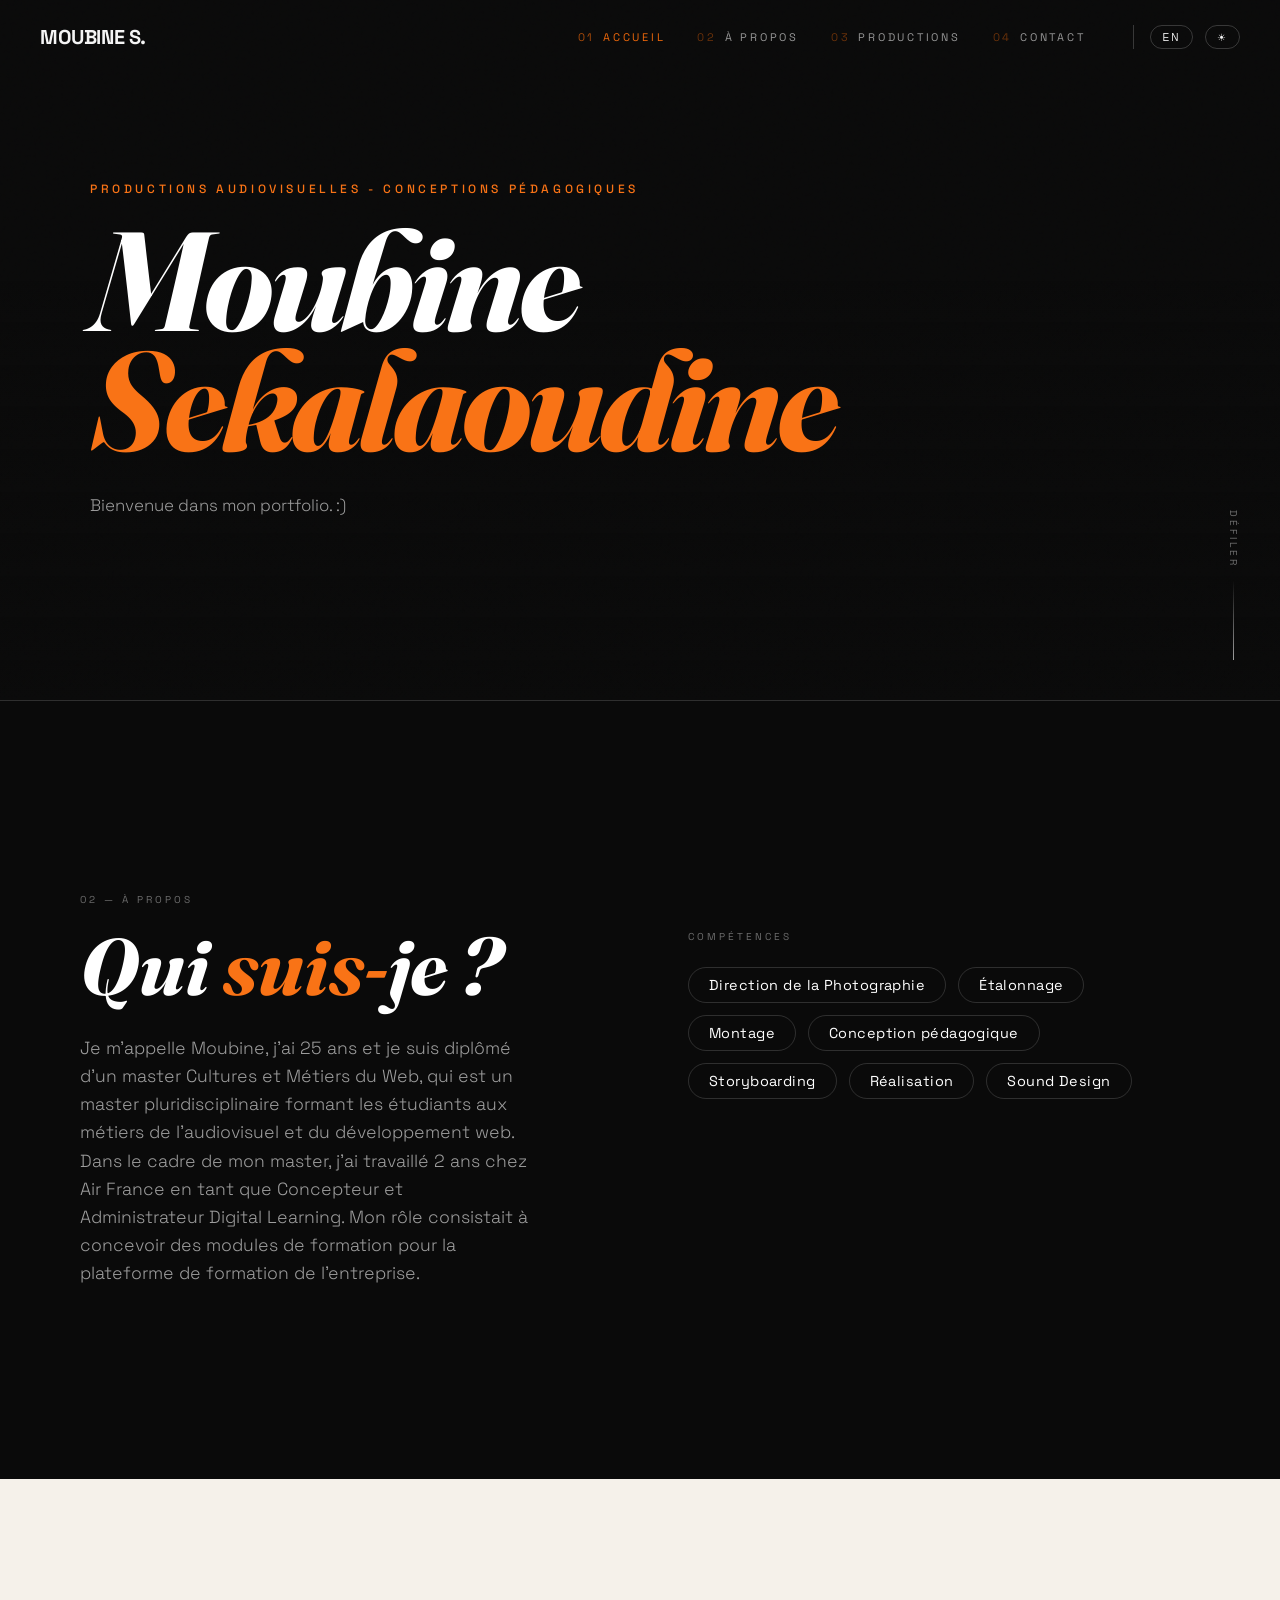
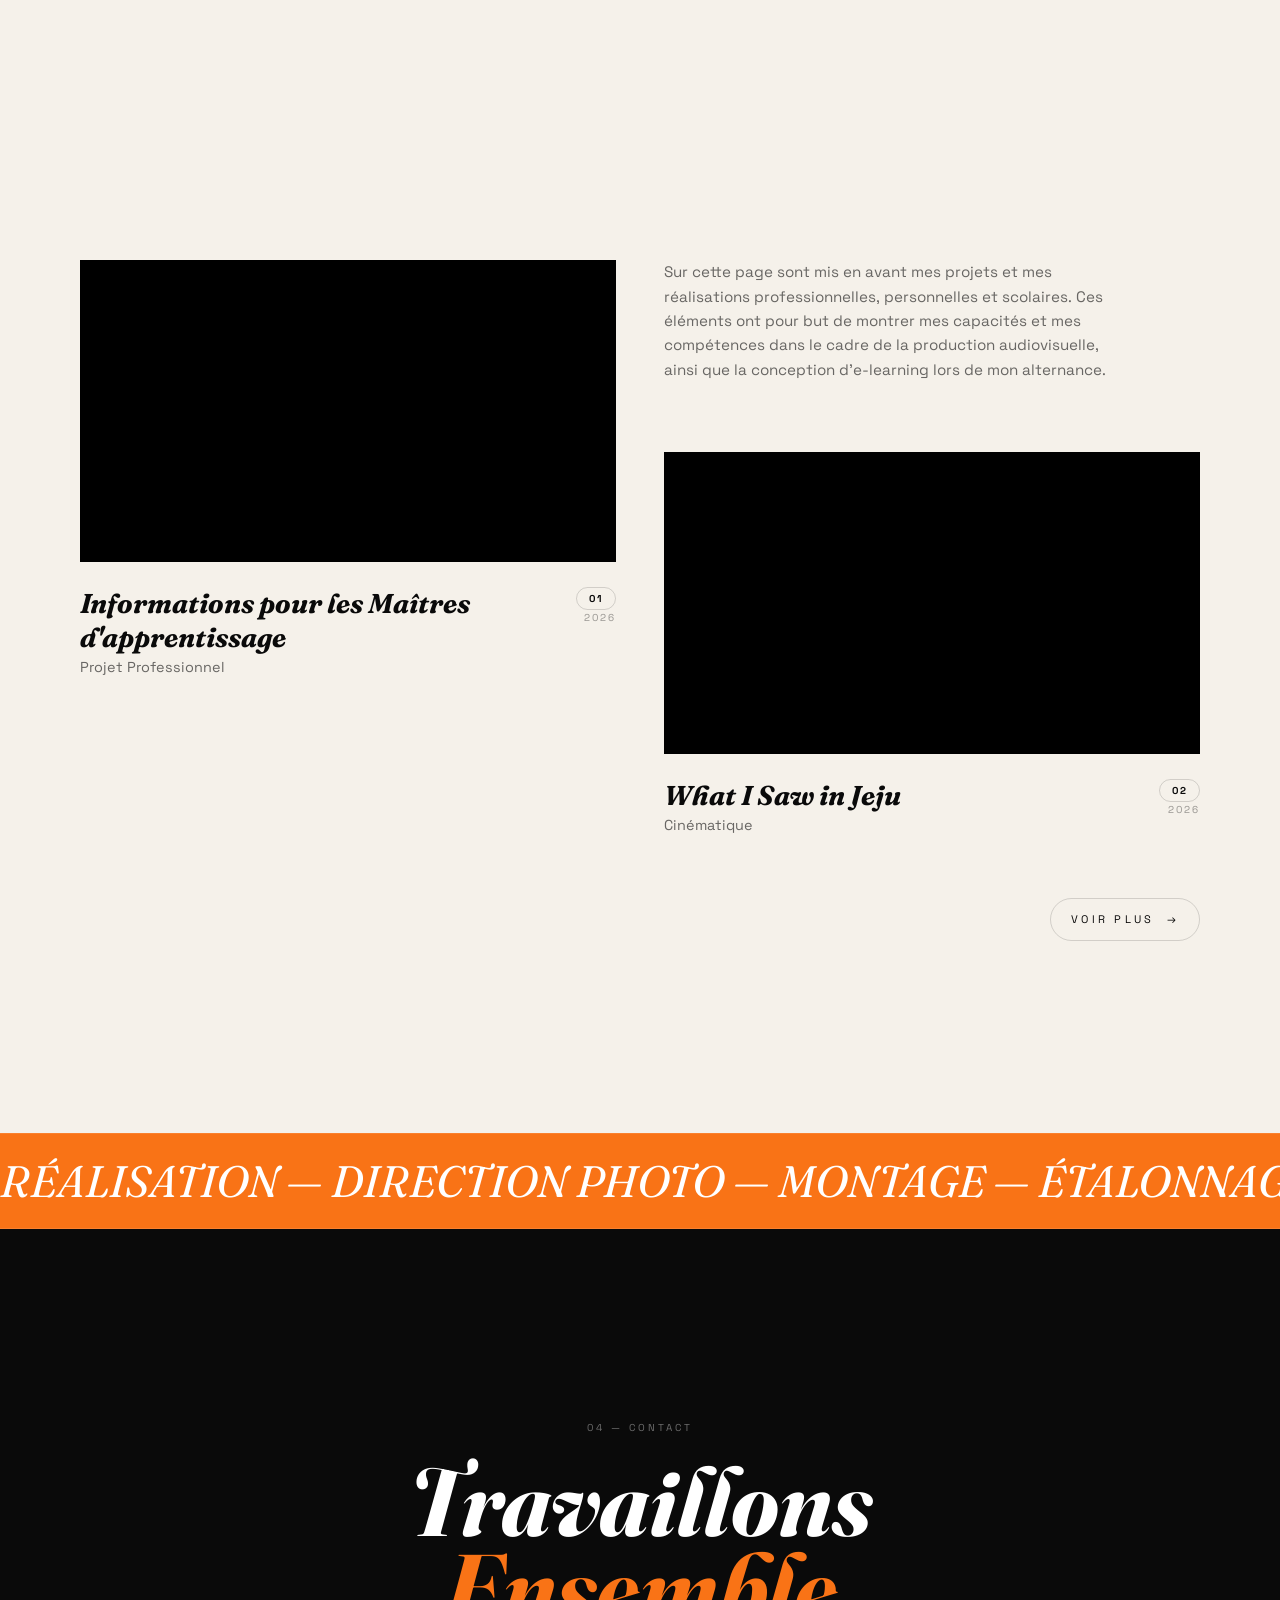
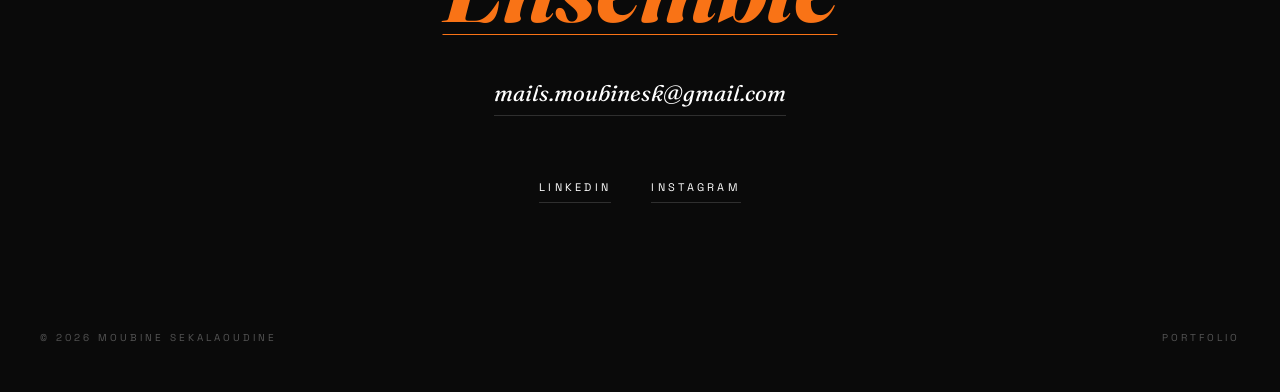
<file: index.html>
<!doctype html>
<html lang="fr" class="dark">
<head>
<meta charset="utf-8" />
<meta name="viewport" content="width=device-width, initial-scale=1" />
<title>Moubine Sekalaoudine — Portfolio</title>
<meta name="description" content="Portfolio de Moubine Sekalaoudine — productions audiovisuelles, conceptions pédagogiques" />
<meta property="og:title" content="Moubine Sekalaoudine — Portfolio" />
<meta property="og:description" content="Productions audiovisuelles - conceptions pédagogiques" />
<link rel="preconnect" href="https://fonts.googleapis.com" />
<link rel="preconnect" href="https://fonts.gstatic.com" crossorigin />
<link href="https://fonts.googleapis.com/css2?family=Fraunces:ital,opsz,wght@1,9..144,400;1,9..144,500&family=Space+Grotesk:wght@300;400;500;700&display=swap" rel="stylesheet" />
<link rel="stylesheet" href="style.css" />
<link rel="icon" type="image/png" href="IMG_9631.ico" />
</head>
<body>

<!-- CSS retravaillé avec Lovable pour les animations, le placement des titres, les grilles d'images.
Script JS retravaillé avec Gemini AI pour avoir le toggle français/anglais.
HTML troubleshooté avec Copilot intégré à VScode pour résoudre les problèmes de fonctionnement. -->

<nav class="nav">
  <a href="#accueil" class="brand">Moubine S.</a>
  <div class="nav-right">
    <div class="nav-links">
      <a href="#accueil"><span class="num">01</span><span data-fr="Accueil" data-en="Home">Accueil</span></a>
      <a href="#apropos"><span class="num">02</span><span data-fr="À propos" data-en="About">À propos</span></a>
      <div class="nav-item-productions">
        <a href="#productions"><span class="num">03</span><span data-fr="Productions" data-en="Works">Productions</span></a>
        <a href="productions.html" class="pill nav-cta" data-fr="Tout voir" data-en="View all">Tout voir</a>
      </div>
      <a href="#contact"><span class="num">04</span><span data-fr="Contact" data-en="Contact">Contact</span></a>
    </div>
    <div class="nav-divider">
      <button class="pill" data-lang-toggle data-lang-label aria-label="Changer de langue">EN</button>
      <button class="pill" data-theme-toggle data-theme-icon aria-label="Changer de thème">☀</button>
    </div>
  </div>
</nav>

<!-- HERO -->
<section id="accueil" class="hero grain">
  <div class="hero-bg"></div>
  <div class="hero-inner">
    <span class="eyebrow" data-fr="productions audiovisuelles - conceptions pédagogiques" data-en="Audiovisual Productions - Digital Learning Conceptions">Productions Audiovisuelles - Conceptions Pédagogiques - Créations Numériques</span>
    <h1 class="font-display">Moubine <br /><span class="action">Sekalaoudine</span></h1>
    <p data-fr="Bienvenue dans mon portfolio. :)" data-en="Welcome to my portfolio :).">"Bienvenue dans mon portfolio :)."</p>
  </div>
  <div class="scroll-cue">
    <span data-fr="Défiler" data-en="Scroll">Défiler</span>
    <div class="line"></div>
  </div>
</section>

<!-- ABOUT -->
<section id="apropos" class="about bg-noir">
  <div class="container reveal">
    <span class="section-tag" data-fr="02 — À Propos" data-en="02 — About">02 — À Propos</span>
    <div class="about-grid">
      <div>
        <h2 class="font-display section-title">
          <span data-fr="Qui " data-en="Who ">Qui </span><span class="action" data-fr="suis-" data-en="am ">suis-</span><span data-fr="je ?" data-en="I ?">je ?</span>
        </h2>
        <p style="margin-top:2rem" data-fr="Je m'appelle Moubine, j'ai 25 ans et je suis diplômé d'un master Cultures et Métiers du Web, qui est un master pluridisciplinaire formant les étudiants aux métiers de l'audiovisuel et du développement web. Dans le cadre de mon master, j'ai travaillé 2 ans chez Air France en tant que Concepteur et Administrateur Digital Learning. Mon rôle consistait à concevoir des modules de formation pour la plateforme de formation de l'entreprise." data-en="My name is Moubine, I'm 25 years old and I have a Master's degree in Web Cultures and Humanities. During my master's program, I was an apprentice at Air France as a Digital Learning Designer and Administrator. My role involved creating learning content for the company's internal e-learning platform.">Je m'appelle Moubine, j'ai 25 ans et je suis diplômé d'un master Cultures et Métiers du Web. Dans le cadre de mon master, j'ai travaillé 2 ans chez Air France en tant que Concepteur et Administrateur Digital Learning. Mon rôle consistait à concevoir des modules de formation pour la plateforme de formation de l'entreprise.</p>
      </div>
      <div>
        <span class="section-tag" data-fr="Compétences" data-en="Skills">Compétences</span>
        <ul class="skills">
          <li data-fr="Direction de la Photographie" data-en="Cinematography">Direction de la Photographie</li>
          <li class="skill-rainbow"><span data-fr="Étalonnage" data-en="Color Grading">Étalonnage</span></li>
          <li data-fr="Montage" data-en="Editing">Montage</li>
          <li data-fr="Conception pédagogique" data-en="Learning Design">Conception pédagogique</li>
          <li data-fr="Storyboarding" data-en="Storyboarding">Storyboarding</li>
          <li data-fr="Réalisation" data-en="Direction">Réalisation</li>
          <li data-fr="Sound Design" data-en="Sound Design">Sound Design</li>
        </ul>
      </div>
    </div>
  </div>
</section>

<!-- WORKS -->
<section id="productions" class="bg-bone">
  <div class="container">
    <div class="works-head reveal">
      <span class="section-tag" data-fr="03 — Productions" data-en="03 — Works">03 — Productions</span>
      <div class="works-head-flex">
        <h2 class="font-display section-title">
          <span data-fr="Mes " data-en="My ">Mes </span><span class="action" data-fr="Productions" data-en="Works">Productions</span>
        </h2>
      </div>
    </div>
    <div class="works-grid">
      <div class="work-card reveal js-project" data-type="video" data-src="https://drive.google.com/file/d/1gtMIKu1EmumqkzR5vIjUMk-zIZi5HZ8e/preview" data-aspect="landscape" data-title-fr="Informations pour les Maîtres d'apprentissage" data-title-en="Information for Mentors" data-cat-fr="Projet Professionnel" data-cat-en="Work Project" data-year="2026" data-desc-fr="Vidéo réalisée pour Air France pendant mon alternance." data-desc-en="Video made for Air France during my apprenticeship.">
        <div class="img-wrap is-video">
          <iframe class="v-frame" loading="lazy" src="https://drive.google.com/file/d/1gtMIKu1EmumqkzR5vIjUMk-zIZi5HZ8e/preview" allow="autoplay; encrypted-media; picture-in-picture" allowfullscreen></iframe>
          <div class="tile-catch"><svg viewBox="0 0 24 24"><path d="M4 4h6M4 4v6M4 4l7 7M20 4h-6M20 4v6M20 4l-7 7M4 20h6M4 20v-6M4 20l7-7M20 20h-6M20 20v-6M20 20l-7-7"/></svg></div>
        </div>
        <div class="work-meta">
          <div>
            <h3 class="font-display" data-fr="Informations pour les Maîtres d'apprentissage" data-en="Information for Mentors">Informations pour les Maîtres d'apprentissage</h3>
            <p data-fr="Projet Professionnel" data-en="Work Project">Projet Professionnel</p>
          </div>
          <div style="text-align:right"><span class="tag">01</span><div class="tag-year">2026</div></div>
        </div>
      </div>

      <div class="works-col-right">
        <p class="works-intro reveal" data-fr="Sur cette page sont mis en avant mes projets et mes réalisations professionnelles, personnelles et scolaires. Ces éléments ont pour but de montrer mes capacités et mes compétences dans le cadre de la production audiovisuelle, ainsi que la conception d'e-learning lors de mon alternance." data-en="A varied panel of audiovisual and digital creations — from video and photographic capture to interactive documentary, through web and graphic design.">Sur cette page sont mis en avant mes projets et mes réalisations professionnelles, personnelles et scolaires. Ces éléments ont pour but de montrer mes capacités et mes compétences dans le cadre de la production audiovisuelle, ainsi que la conception d'e-learning lors de mon alternance.</p>
        <div class="work-card reveal js-project" data-type="video" data-src="https://drive.google.com/file/d/11z4uMDl30Cdy57rPwEXbjTNsgCM7FGQn/preview" data-aspect="landscape" data-title-fr="What I Saw in Jeju" data-title-en="What I Saw in Jeju" data-cat-fr="Cinématique" data-cat-en="Cinematic" data-year="2026" data-desc-fr="Compilations de plans pris lors de mon séjour sur l'île de Jeju (Corée du Sud).&#10;Vidéo filmée en LOG avec un iPhone 17 PRO, montée et étalonnée sur Davinci Resolve Studio." data-desc-en="A compilation of shots taken during my stay on Jeju Island (South Korea).&#10;Video shot in LOG on an iPhone 17 Pro, edited and color graded in DaVinci Resolve Studio.">
          <div class="img-wrap is-video">
            <iframe class="v-frame" loading="lazy" src="https://drive.google.com/file/d/11z4uMDl30Cdy57rPwEXbjTNsgCM7FGQn/preview" allow="autoplay; encrypted-media; picture-in-picture" allowfullscreen></iframe>
            <div class="tile-catch"><svg viewBox="0 0 24 24"><path d="M4 4h6M4 4v6M4 4l7 7M20 4h-6M20 4v6M20 4l-7 7M4 20h6M4 20v-6M4 20l7-7M20 20h-6M20 20v-6M20 20l-7-7"/></svg></div>
          </div>
          <div class="work-meta">
            <div>
              <h3 class="font-display" data-fr="What I Saw in Jeju" data-en="What I Saw in Jeju">What I Saw in Jeju</h3>
              <p data-fr="Cinématique" data-en="Cinematic">Cinematic</p>
            </div>
            <div style="text-align:right"><span class="tag">02</span><div class="tag-year">2026</div></div>
          </div>
        </div>
      </div>
    </div>

    <div class="see-more">
      <a href="productions.html"><span data-fr="Voir plus" data-en="See more">Voir plus</span> <span>→</span></a>
    </div>
  </div>
</section>

<!-- MARQUEE (fait avec Lovable)-->
<div class="marquee">
  <div class="marquee-track">
    <span data-fr="Réalisation — Direction Photo — Montage — Étalonnage — Réalisation — Direction Photo — Montage — Étalonnage — Réalisation — Direction Photo — Montage — Étalonnage — Réalisation — Direction Photo — Montage — Étalonnage — " data-en="Direction — Cinematography — Editing — Color Grading — Direction — Cinematography — Editing — Color Grading — Direction — Cinematography — Editing — Color Grading — Direction — Cinematography — Editing — Color Grading — ">Réalisation — Direction Photo — Montage — Étalonnage — Réalisation — Direction Photo — Montage — Étalonnage — Réalisation — Direction Photo — Montage — Étalonnage — Réalisation — Direction Photo — Montage — Étalonnage — </span>
    <span data-fr="Réalisation — Direction Photo — Montage — Étalonnage — Réalisation — Direction Photo — Montage — Étalonnage — Réalisation — Direction Photo — Montage — Étalonnage — Réalisation — Direction Photo — Montage — Étalonnage — " data-en="Direction — Cinematography — Editing — Color Grading — Direction — Cinematography — Editing — Color Grading — Direction — Cinematography — Editing — Color Grading — Direction — Cinematography — Editing — Color Grading — ">Réalisation — Direction Photo — Montage — Étalonnage — Réalisation — Direction Photo — Montage — Étalonnage — Réalisation — Direction Photo — Montage — Étalonnage — Réalisation — Direction Photo — Montage — Étalonnage — </span>
  </div>
</div>

<!-- CONTACT -->
<footer id="contact" class="contact bg-noir">
  <div class="inner reveal">
    <span class="section-tag" data-fr="04 — Contact" data-en="04 — Contact">04 — Contact</span>
    <h2 class="font-display">
      <span data-fr="Travaillons " data-en="Let's Work ">Travaillons </span><br />
      <span class="underline-action" data-fr="Ensemble" data-en="Together">Ensemble</span>
    </h2>
    <!--<p class="tagline" data-fr="Disponible pour vos projets de captation, réalisation et créations numériques." data-en="Available for your capture, production and digital creation projects.">Disponible pour vos projets de captation, réalisation et créations numériques.</p>-->
    <a class="email" href="mailto:mails.moubinesk@gmail.com">mails.moubinesk@gmail.com</a>
    <div class="socials">
      <a href="https://www.linkedin.com/in/moubine-s-533118221/" target="_blank" rel="noreferrer">LinkedIn</a>
      <a href="https://www.instagram.com/mbn.raw/" target="_blank" rel="noreferrer">Instagram</a>
    </div>
    <div class="foot-row">
      <span>© <span id="year"></span> Moubine Sekalaoudine</span>
      <span>Portfolio</span>
    </div>
  </div>
</footer>

<div class="lightbox" id="lightbox" aria-hidden="true">
  <div class="lightbox-overlay" data-lightbox-close></div>
  <div class="lightbox-panel">
    <button class="lightbox-close" data-lightbox-close aria-label="Fermer"><svg viewBox="0 0 24 24"><path d="M5 5l14 14M19 5L5 19"/></svg></button>
    <div class="lightbox-media" id="lightboxMedia"></div>
    <div class="lightbox-info">
      <span class="section-tag" id="lightboxCat"></span>
      <h2 class="font-display" id="lightboxTitle"></h2>
      <p class="lightbox-desc" id="lightboxDesc"></p>
      <span class="year" id="lightboxYear"></span>
    </div>
  </div>
</div>

<script src="script.js"></script>
</body>
</html>
</file>
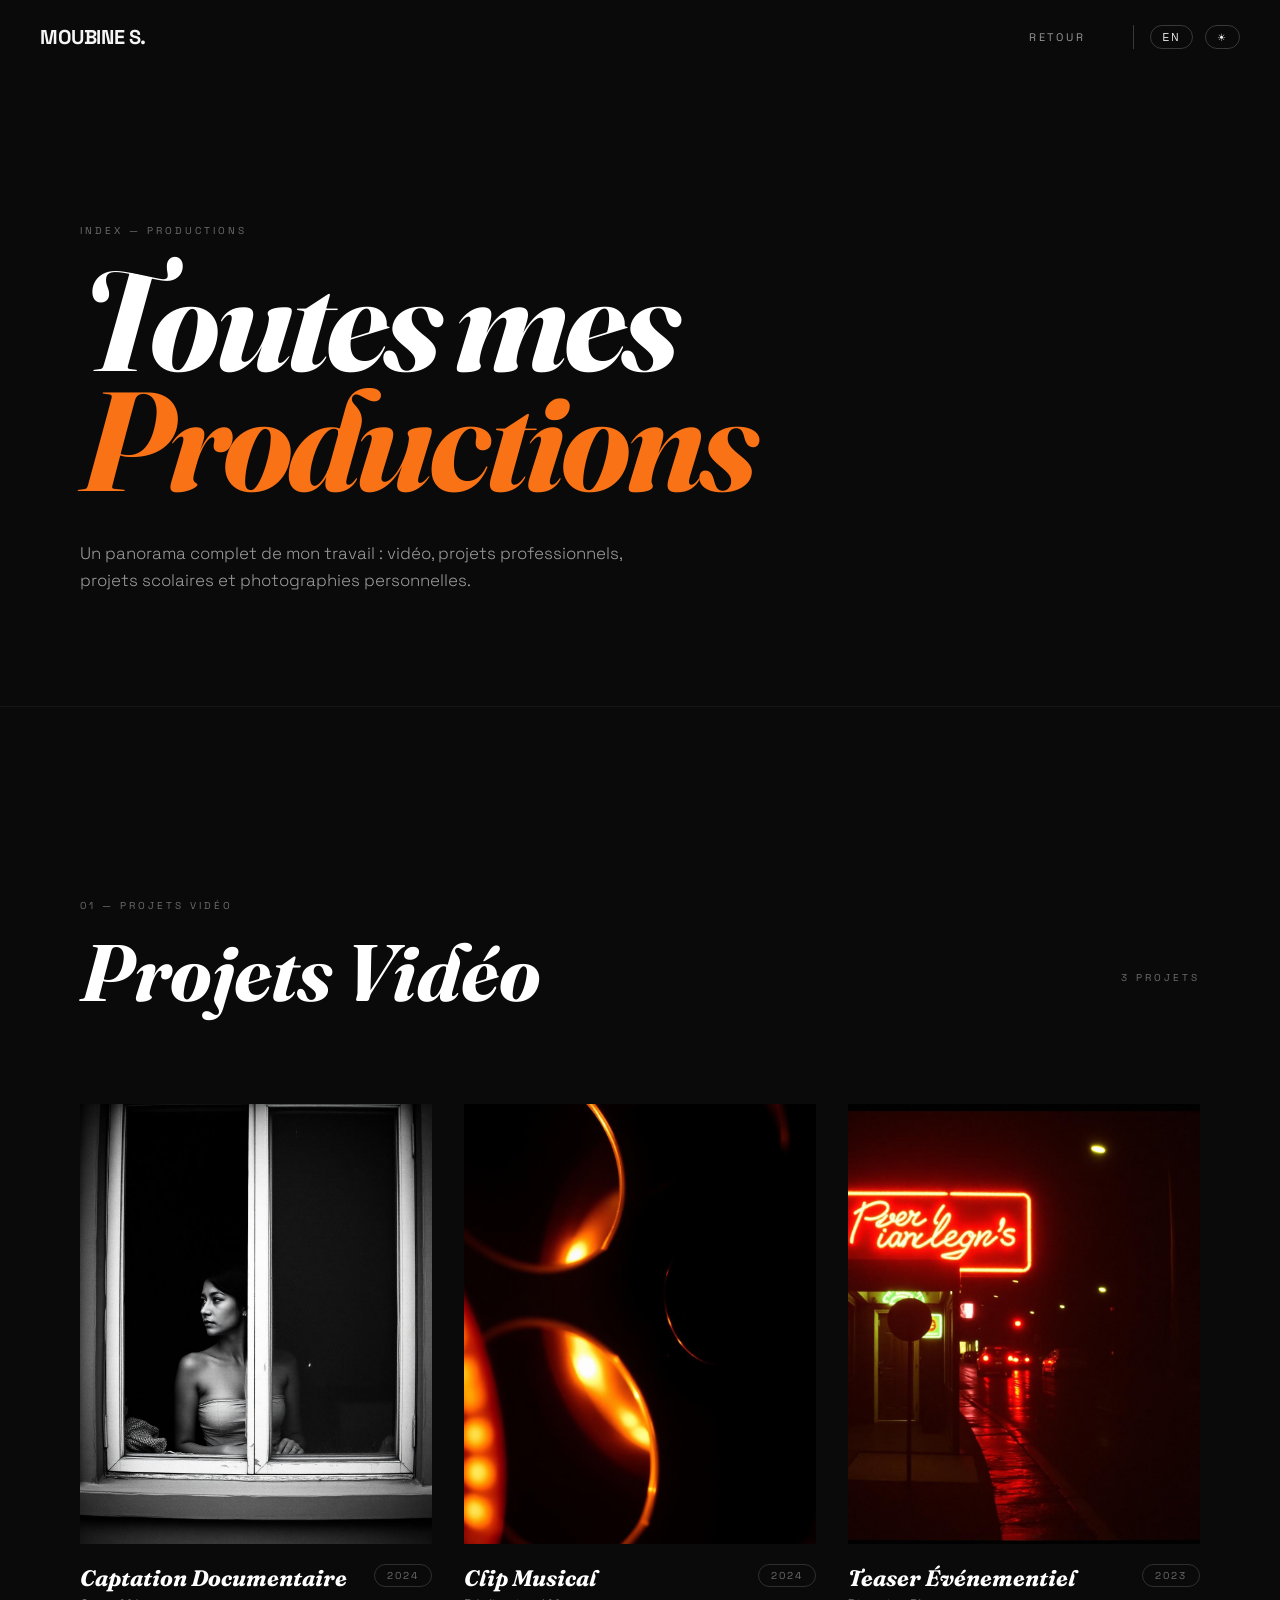
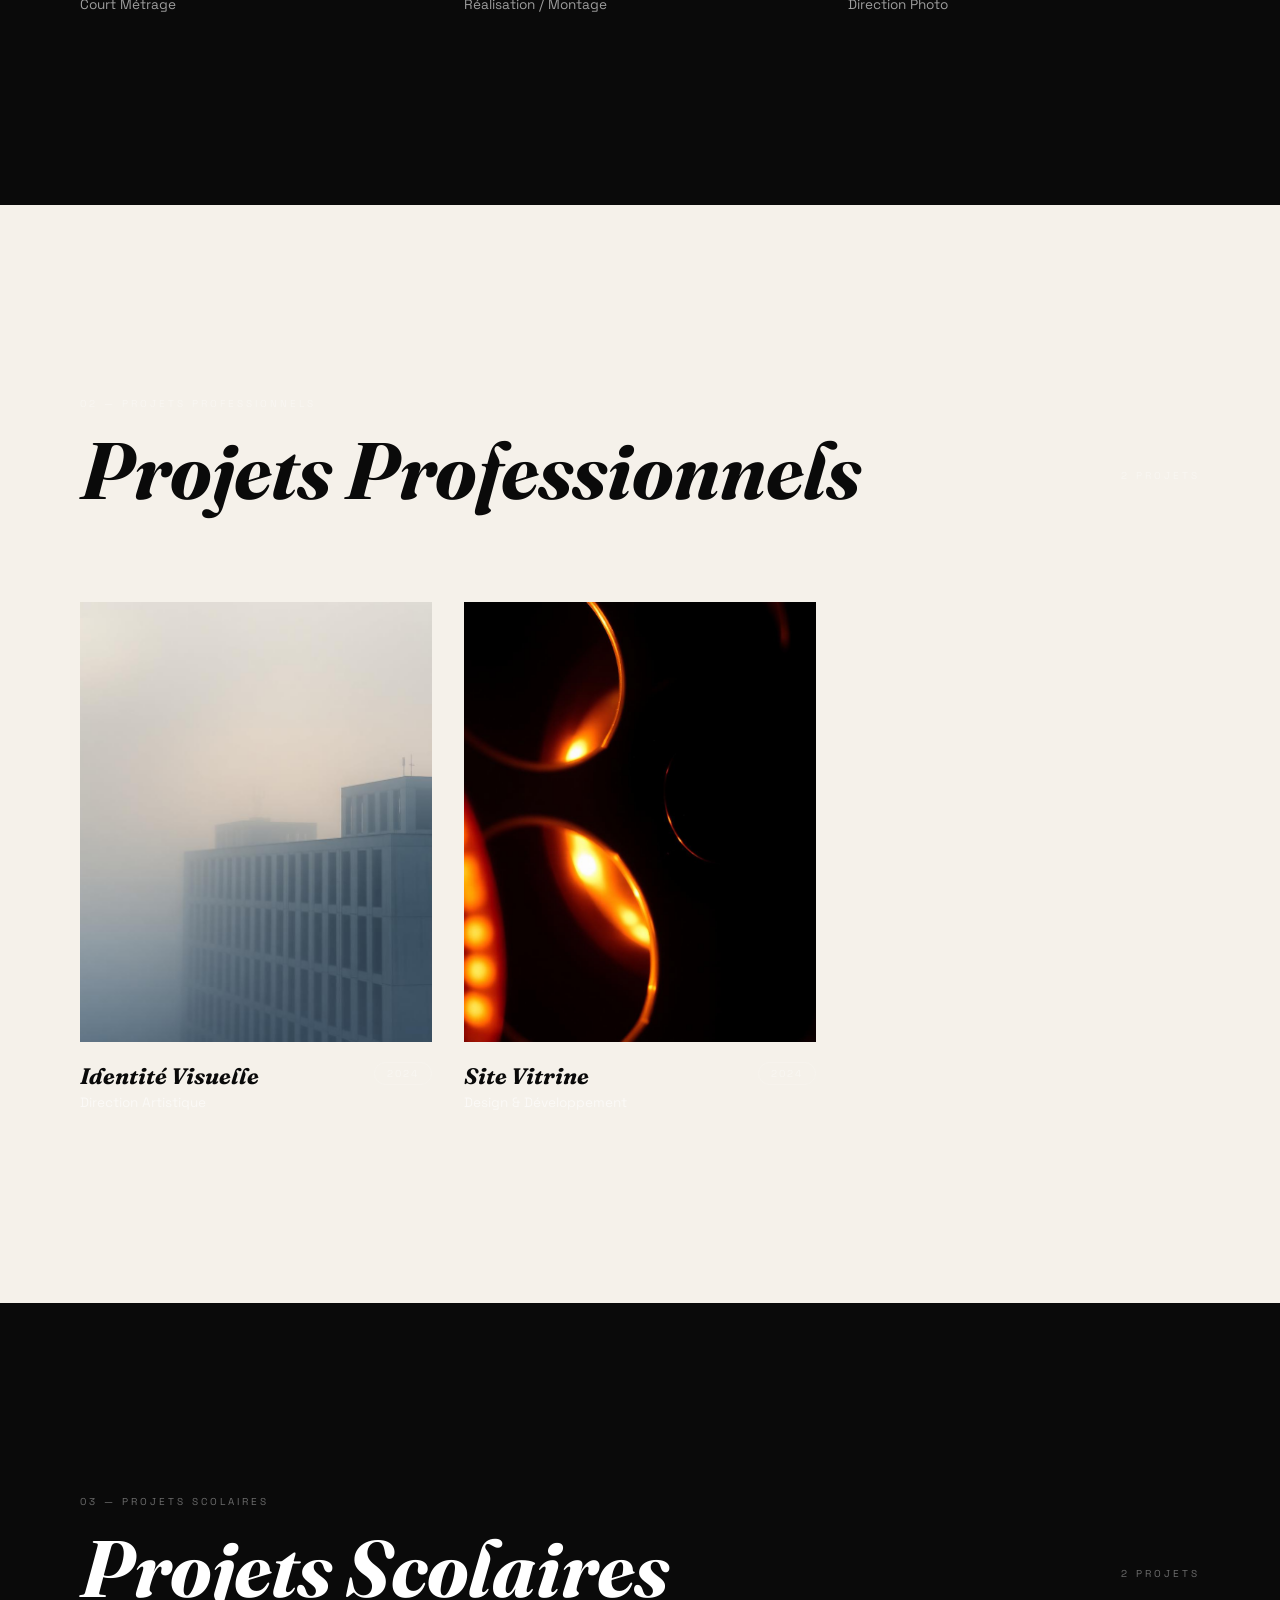
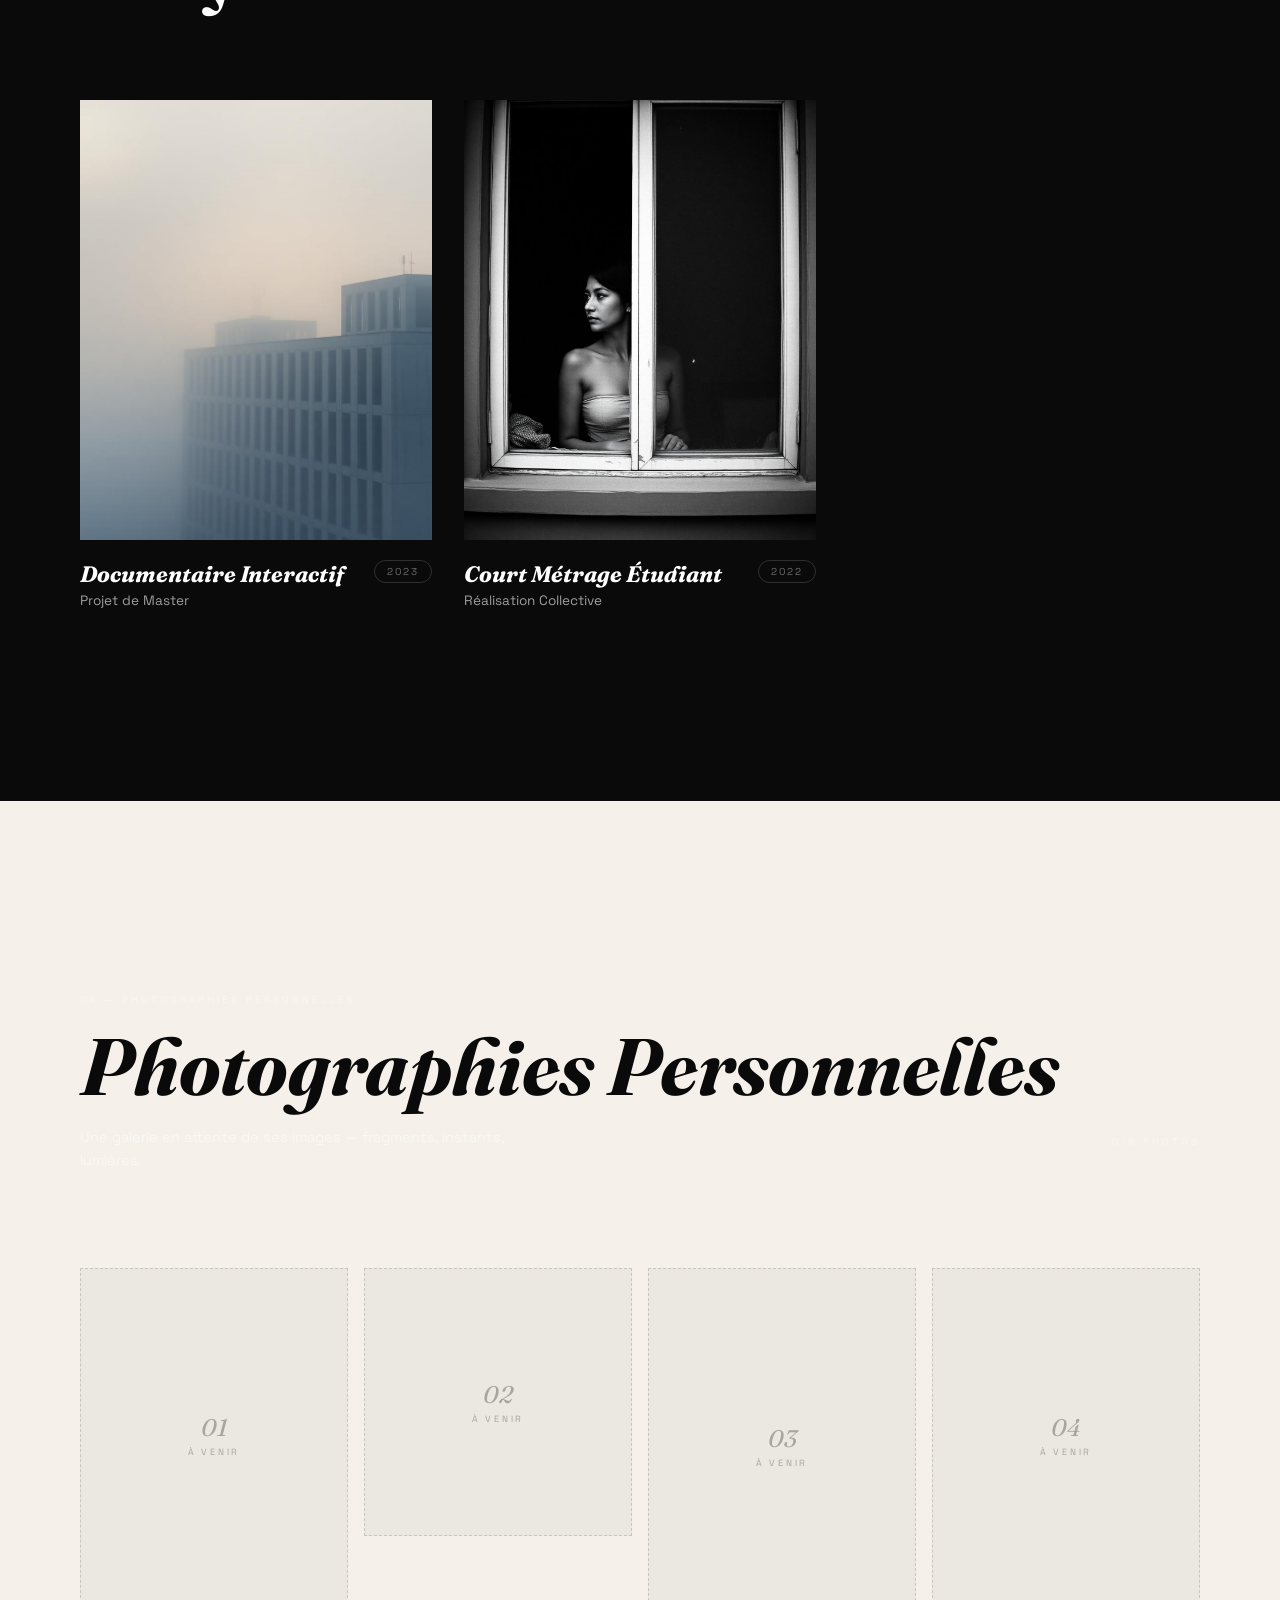
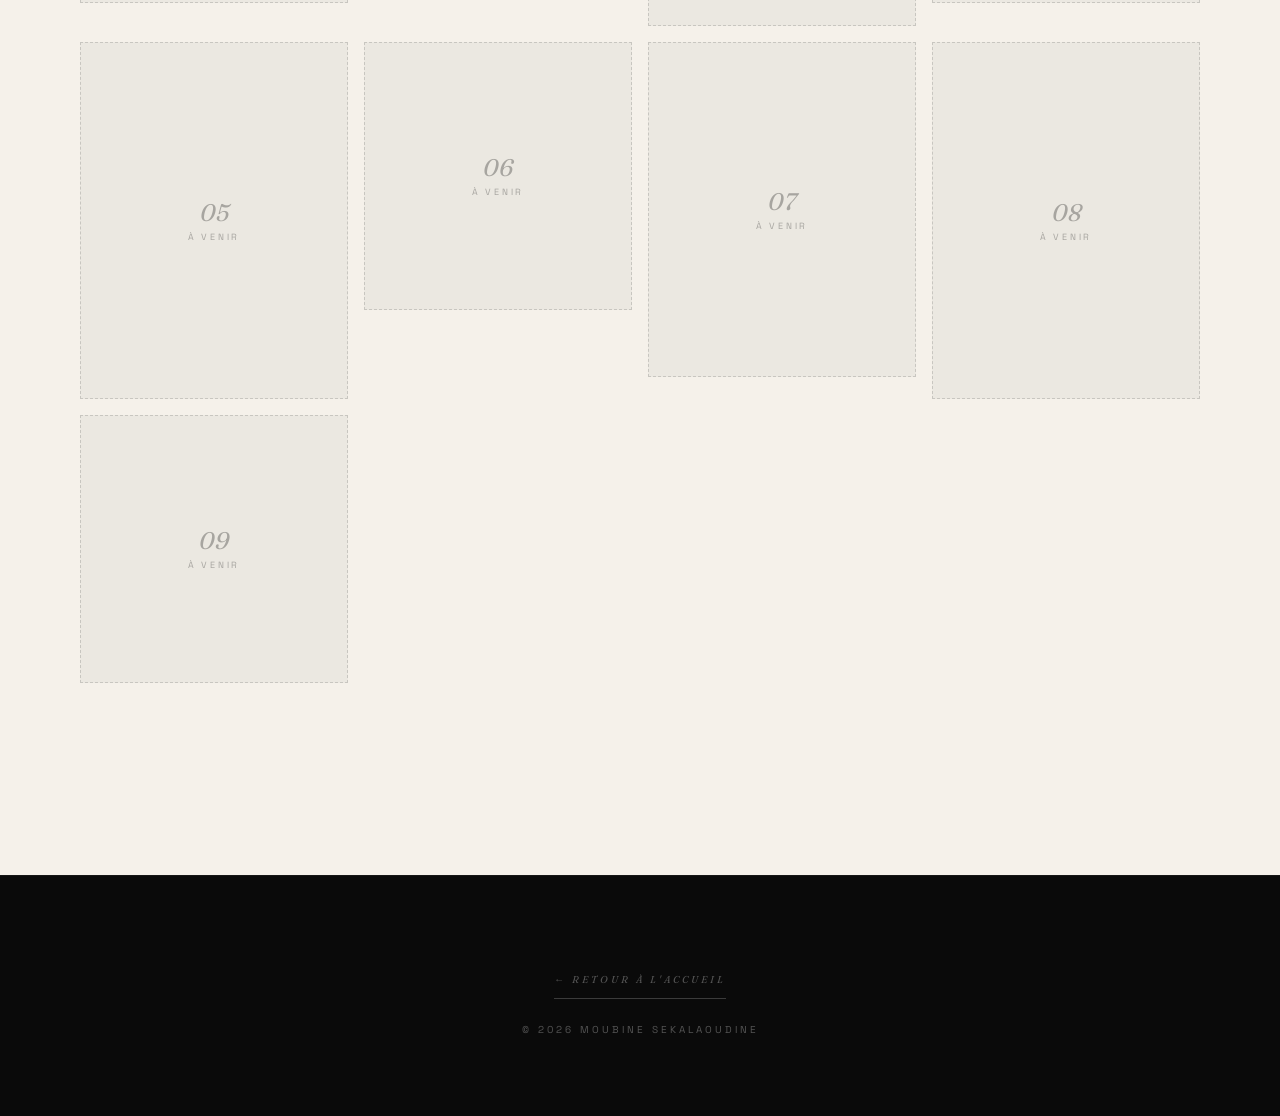
<file: 0production.html>
<!doctype html>
<html lang="fr" class="dark">
<head>
<meta charset="utf-8" />
<meta name="viewport" content="width=device-width, initial-scale=1" />
<title>Productions — Moubine Sekalaoudine</title>
<meta name="description" content="Toutes les productions de Moubine Sekalaoudine : projets vidéo, projets professionnels, projets scolaires et photographies personnelles." />
<link rel="preconnect" href="https://fonts.googleapis.com" />
<link rel="preconnect" href="https://fonts.gstatic.com" crossorigin />
<link href="https://fonts.googleapis.com/css2?family=Fraunces:ital,opsz,wght@1,9..144,400;1,9..144,500&family=Space+Grotesk:wght@300;400;500;700&display=swap" rel="stylesheet" />
<link rel="stylesheet" href="styles.css" />
</head>
<body>

<nav class="nav">
  <a href="index.html" class="brand">Moubine S.</a>
  <div class="nav-right">
    <div class="nav-links">
      <a href="index.html" data-fr="Retour" data-en="Back">Retour</a>
    </div>
    <div class="nav-divider">
      <button class="pill" data-lang-toggle data-lang-label>EN</button>
      <button class="pill" data-theme-toggle data-theme-icon>☀</button>
    </div>
  </div>
</nav>

<section class="page-header bg-noir">
  <div class="container reveal">
    <span class="section-tag" data-fr="Index — Productions" data-en="Index — Works">Index — Productions</span>
    <h1 class="font-display">
      <span data-fr="Toutes mes " data-en="All my ">Toutes mes </span>
      <span class="action" data-fr="Productions" data-en="Works">Productions</span>
    </h1>
    <p data-fr="Un panorama complet de mon travail : vidéo, projets professionnels, projets scolaires et photographies personnelles." data-en="A complete overview of my work: video, professional projects, school projects and personal photography.">Un panorama complet de mon travail : vidéo, projets professionnels, projets scolaires et photographies personnelles.</p>
  </div>
</section>

<!-- VIDEO -->
<section id="video" class="bg-noir">
  <div class="container">
    <div class="cat-head reveal">
      <div>
        <span class="section-tag">01 — <span data-fr="Projets Vidéo" data-en="Video Projects">Projets Vidéo</span></span>
        <h2 class="font-display section-title" data-fr="Projets Vidéo" data-en="Video Projects">Projets Vidéo</h2>
      </div>
      <span class="section-tag">3 <span data-fr="projets" data-en="projects">projets</span></span>
    </div>
    <div class="cat-grid">
      <div class="cat-card reveal"><div class="img-wrap"><img src="assets/work-quiet-hour.jpg" alt="Portrait noir et blanc" loading="lazy" /></div><div class="meta"><div><h3 class="font-display" data-fr="Captation Documentaire" data-en="Documentary Capture">Captation Documentaire</h3><p data-fr="Court Métrage" data-en="Short Film">Court Métrage</p></div><span class="year">2024</span></div></div>
      <div class="cat-card reveal"><div class="img-wrap"><img src="assets/work-static.jpg" alt="Plan macro 35mm" loading="lazy" /></div><div class="meta"><div><h3 class="font-display" data-fr="Clip Musical" data-en="Music Video">Clip Musical</h3><p data-fr="Réalisation / Montage" data-en="Direction / Editing">Réalisation / Montage</p></div><span class="year">2024</span></div></div>
      <div class="cat-card reveal"><div class="img-wrap"><img src="assets/hero-neon-street.jpg" alt="Néon brillant" loading="lazy" /></div><div class="meta"><div><h3 class="font-display" data-fr="Teaser Événementiel" data-en="Event Teaser">Teaser Événementiel</h3><p data-fr="Direction Photo" data-en="Cinematography">Direction Photo</p></div><span class="year">2023</span></div></div>
    </div>
  </div>
</section>

<!-- PRO -->
<section id="pro" class="bg-bone">
  <div class="container">
    <div class="cat-head reveal">
      <div>
        <span class="section-tag">02 — <span data-fr="Projets Professionnels" data-en="Work Projects">Projets Professionnels</span></span>
        <h2 class="font-display section-title" data-fr="Projets Professionnels" data-en="Work Projects">Projets Professionnels</h2>
      </div>
      <span class="section-tag">2 <span data-fr="projets" data-en="projects">projets</span></span>
    </div>
    <div class="cat-grid">
      <div class="cat-card reveal"><div class="img-wrap"><img src="assets/work-monolith.jpg" alt="Tour brutaliste" loading="lazy" /></div><div class="meta"><div><h3 class="font-display" data-fr="Identité Visuelle" data-en="Visual Identity">Identité Visuelle</h3><p data-fr="Direction Artistique" data-en="Art Direction">Direction Artistique</p></div><span class="year">2024</span></div></div>
      <div class="cat-card reveal"><div class="img-wrap"><img src="assets/work-static.jpg" alt="Macro 35mm" loading="lazy" /></div><div class="meta"><div><h3 class="font-display" data-fr="Site Vitrine" data-en="Showcase Website">Site Vitrine</h3><p data-fr="Design & Développement" data-en="Design & Development">Design & Développement</p></div><span class="year">2024</span></div></div>
    </div>
  </div>
</section>

<!-- SCHOOL -->
<section id="school" class="bg-noir">
  <div class="container">
    <div class="cat-head reveal">
      <div>
        <span class="section-tag">03 — <span data-fr="Projets Scolaires" data-en="School Projects">Projets Scolaires</span></span>
        <h2 class="font-display section-title" data-fr="Projets Scolaires" data-en="School Projects">Projets Scolaires</h2>
      </div>
      <span class="section-tag">2 <span data-fr="projets" data-en="projects">projets</span></span>
    </div>
    <div class="cat-grid">
      <div class="cat-card reveal"><div class="img-wrap"><img src="assets/work-monolith.jpg" alt="Architecture brutaliste" loading="lazy" /></div><div class="meta"><div><h3 class="font-display" data-fr="Documentaire Interactif" data-en="Interactive Documentary">Documentaire Interactif</h3><p data-fr="Projet de Master" data-en="Master's Project">Projet de Master</p></div><span class="year">2023</span></div></div>
      <div class="cat-card reveal"><div class="img-wrap"><img src="assets/work-quiet-hour.jpg" alt="Portrait fenêtre" loading="lazy" /></div><div class="meta"><div><h3 class="font-display" data-fr="Court Métrage Étudiant" data-en="Student Short Film">Court Métrage Étudiant</h3><p data-fr="Réalisation Collective" data-en="Collective Direction">Réalisation Collective</p></div><span class="year">2022</span></div></div>
    </div>
  </div>
</section>

<!-- PHOTOS -->
<section id="photos" class="bg-bone">
  <div class="container">
    <div class="cat-head reveal">
      <div>
        <span class="section-tag">04 — <span data-fr="Photographies Personnelles" data-en="Personal Photos">Photographies Personnelles</span></span>
        <h2 class="font-display section-title" data-fr="Photographies Personnelles" data-en="Personal Photos">Photographies Personnelles</h2>
        <p style="margin-top:1.5rem;max-width:28rem;font-size:.9rem;color:var(--muted);font-weight:300;line-height:1.6" data-fr="Une galerie en attente de ses images — fragments, instants, lumières." data-en="A gallery waiting for its images — fragments, moments, light.">Une galerie en attente de ses images — fragments, instants, lumières.</p>
      </div>
      <span class="section-tag">0/9 <span data-fr="photos" data-en="photos">photos</span></span>
    </div>
    <div class="photo-grid">
      <figure class="photo-tile f-45"><span class="num">01</span><span class="soon" data-fr="À venir" data-en="Coming soon">À venir</span></figure>
      <figure class="photo-tile f-sq"><span class="num">02</span><span class="soon" data-fr="À venir" data-en="Coming soon">À venir</span></figure>
      <figure class="photo-tile f-34"><span class="num">03</span><span class="soon" data-fr="À venir" data-en="Coming soon">À venir</span></figure>
      <figure class="photo-tile f-45"><span class="num">04</span><span class="soon" data-fr="À venir" data-en="Coming soon">À venir</span></figure>
      <figure class="photo-tile f-34"><span class="num">05</span><span class="soon" data-fr="À venir" data-en="Coming soon">À venir</span></figure>
      <figure class="photo-tile f-sq"><span class="num">06</span><span class="soon" data-fr="À venir" data-en="Coming soon">À venir</span></figure>
      <figure class="photo-tile f-45"><span class="num">07</span><span class="soon" data-fr="À venir" data-en="Coming soon">À venir</span></figure>
      <figure class="photo-tile f-34"><span class="num">08</span><span class="soon" data-fr="À venir" data-en="Coming soon">À venir</span></figure>
      <figure class="photo-tile f-sq"><span class="num">09</span><span class="soon" data-fr="À venir" data-en="Coming soon">À venir</span></figure>
    </div>
  </div>
</section>

<div class="back-home">
  <div class="inner">
    <a href="index.html"><span data-fr="← Retour à l'accueil" data-en="← Back to home">← Retour à l'accueil</span></a>
    <span>© <span id="year"></span> Moubine Sekalaoudine</span>
  </div>
</div>

<script src="script.js"></script>
</body>
</html>
</file>
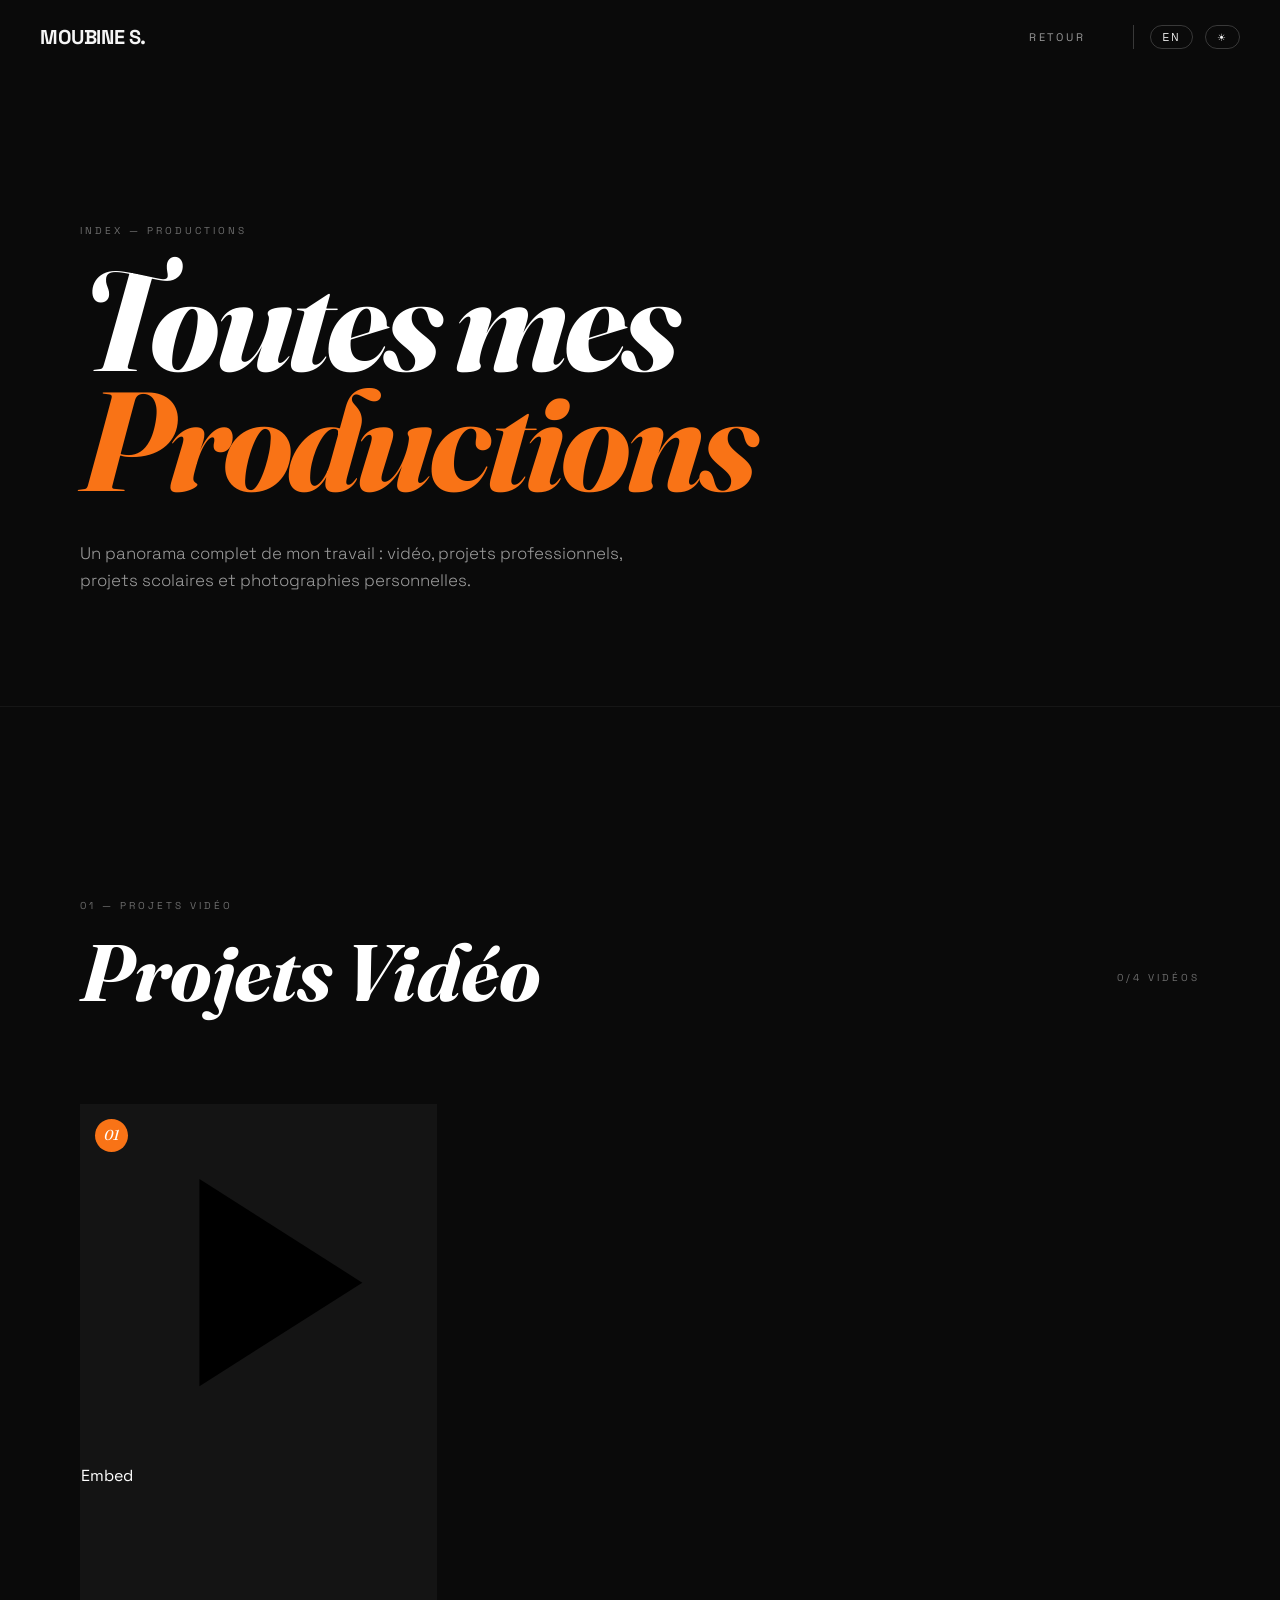
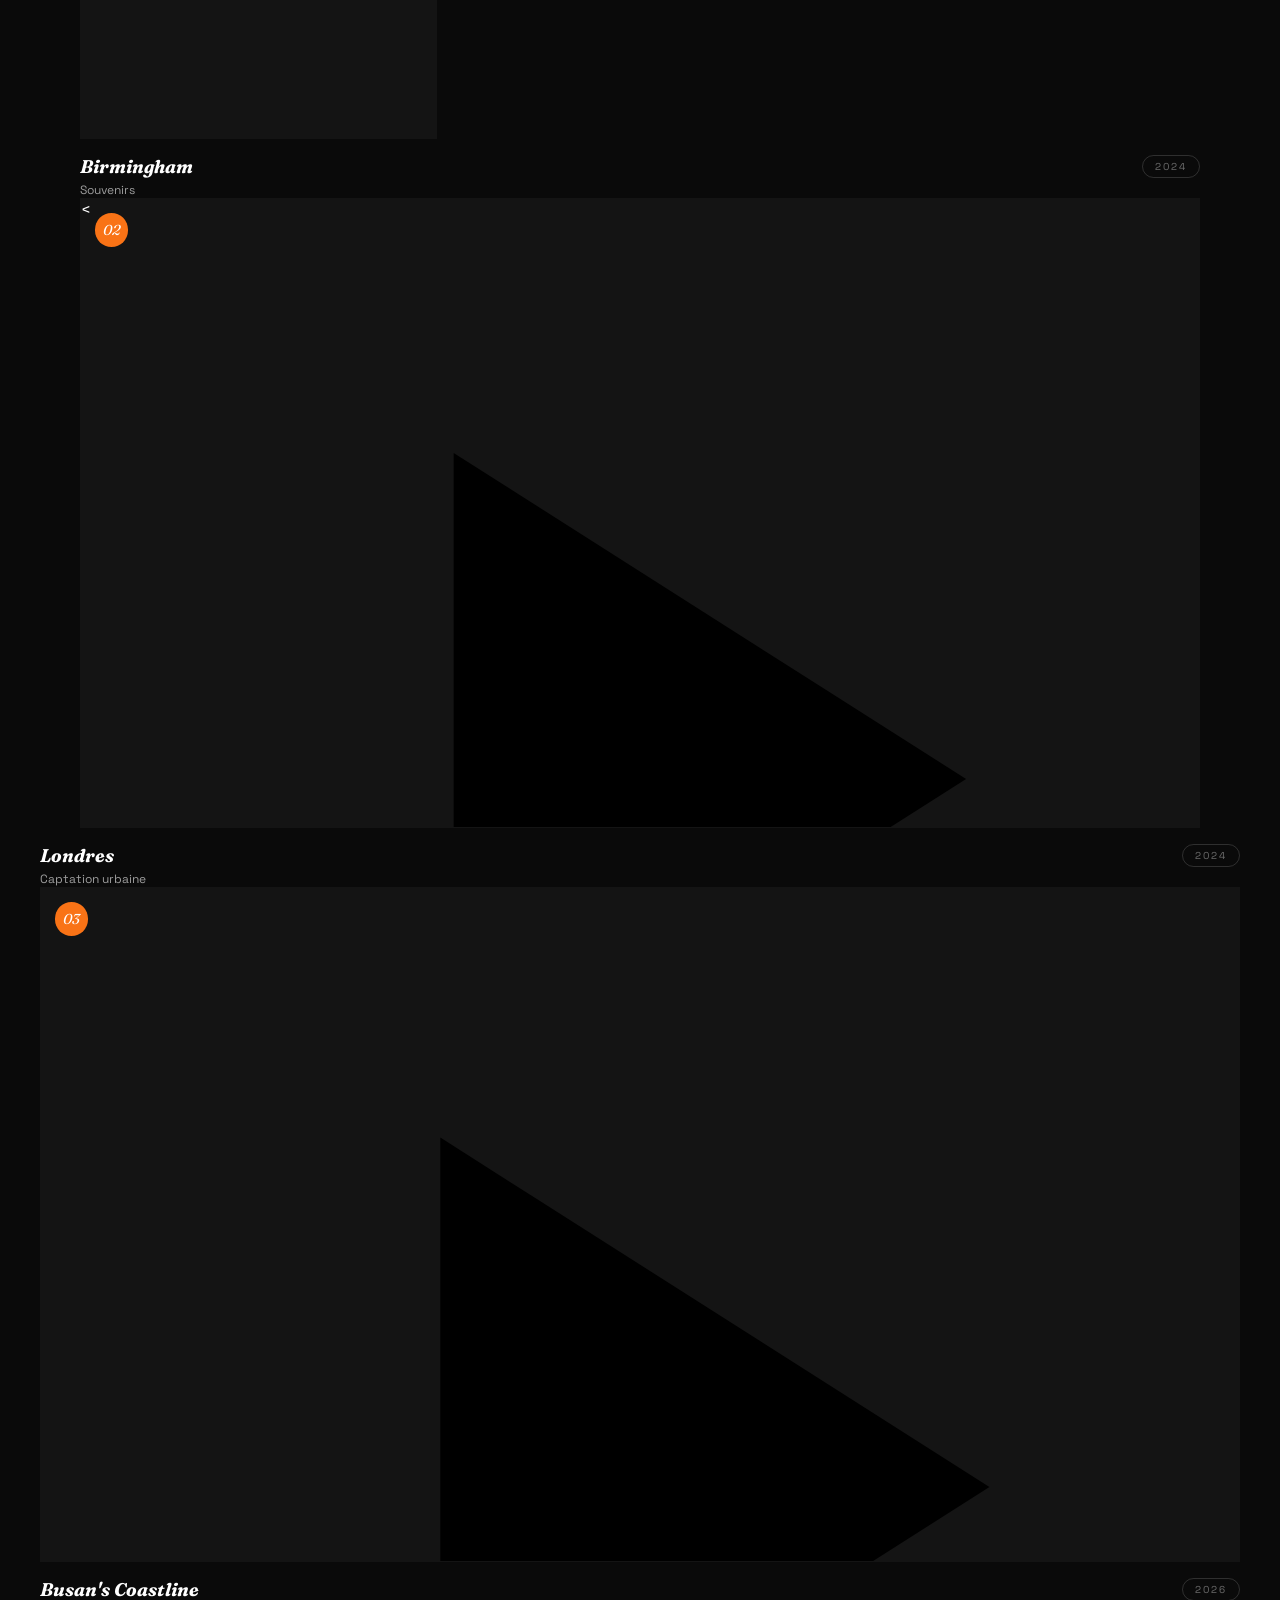
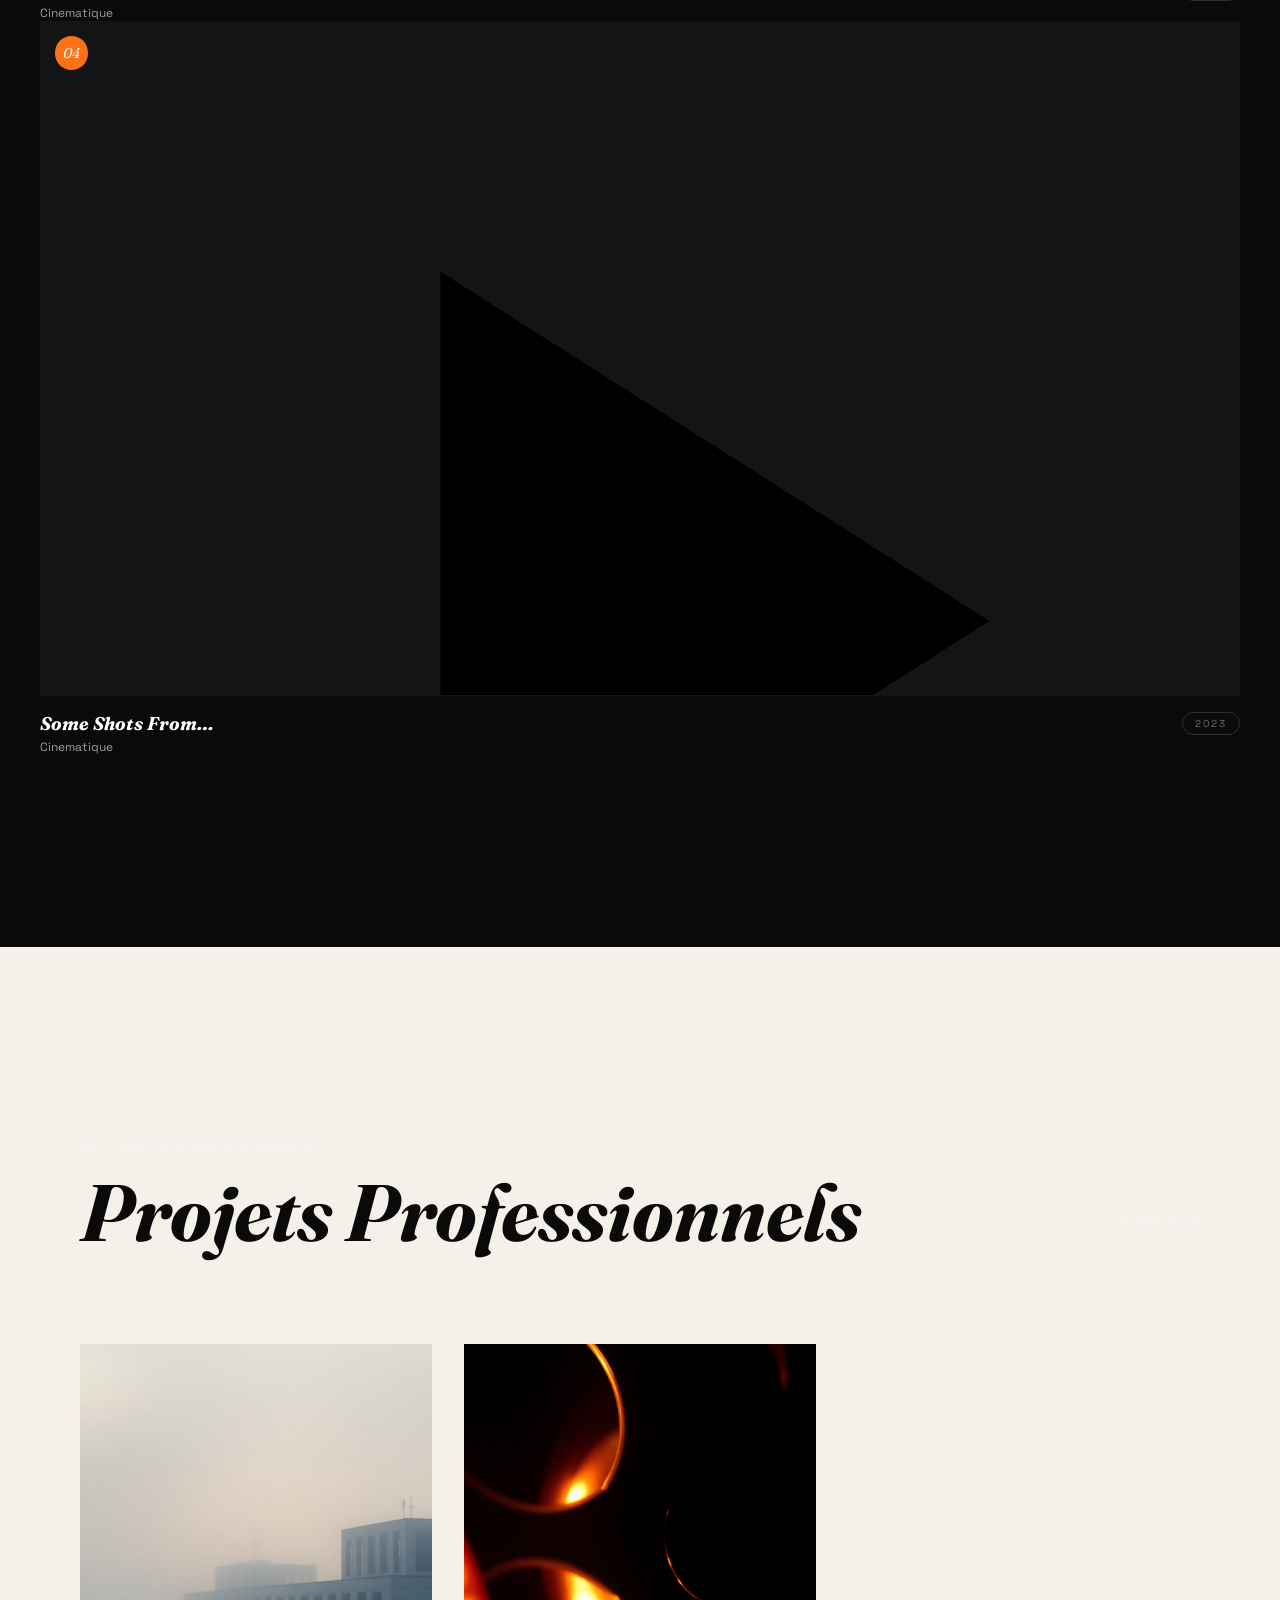
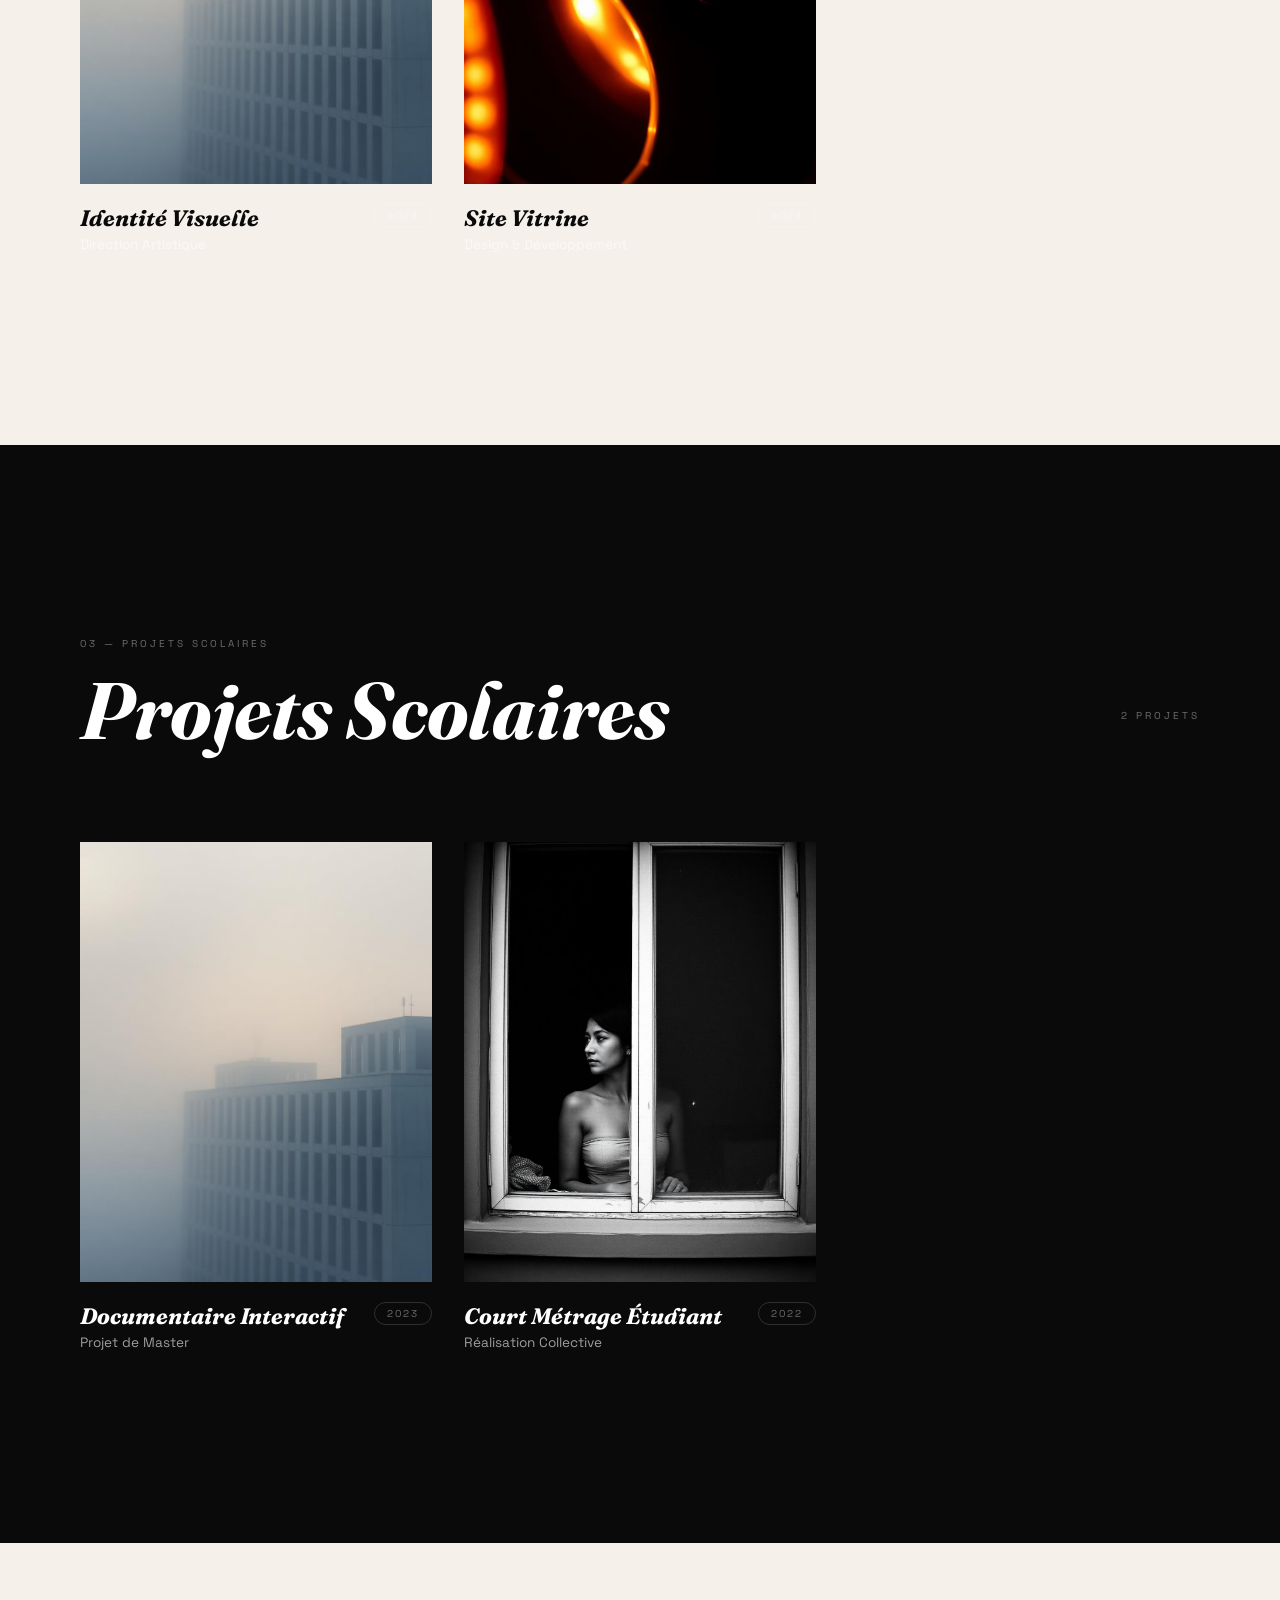
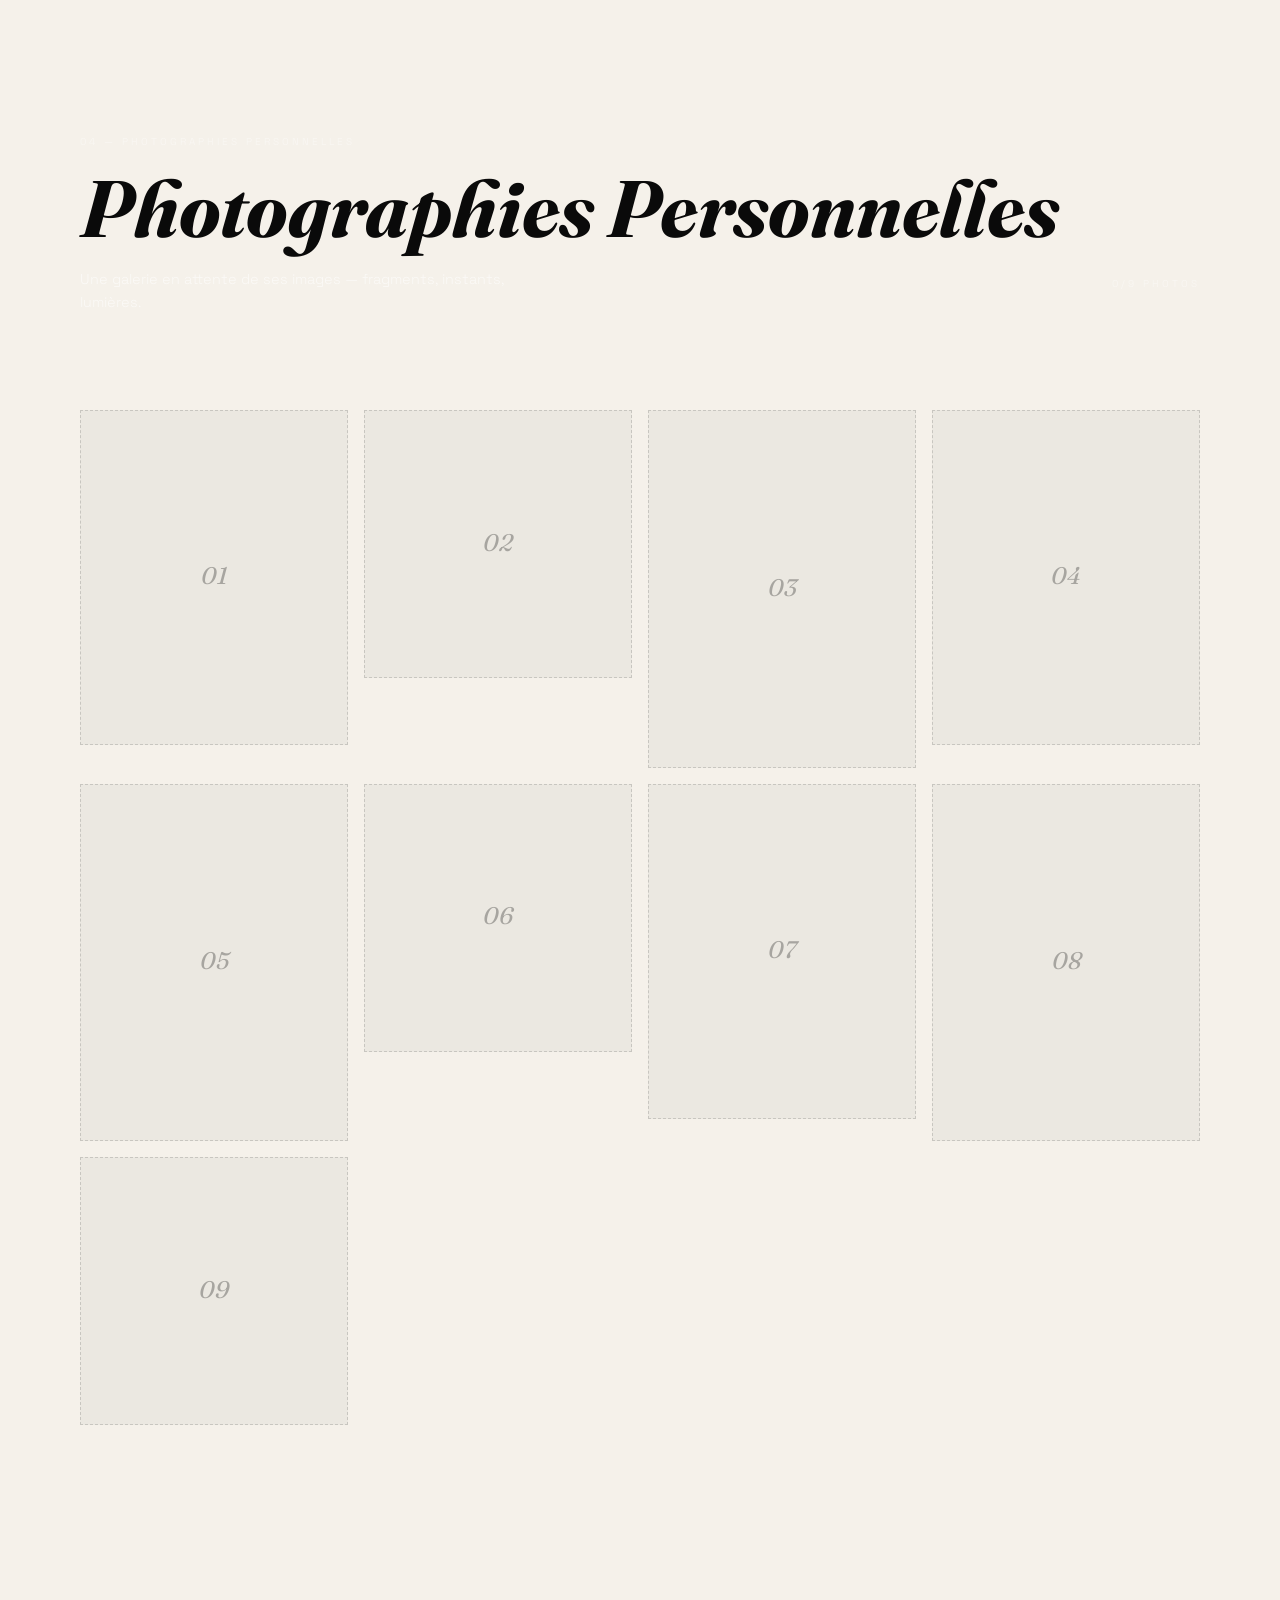
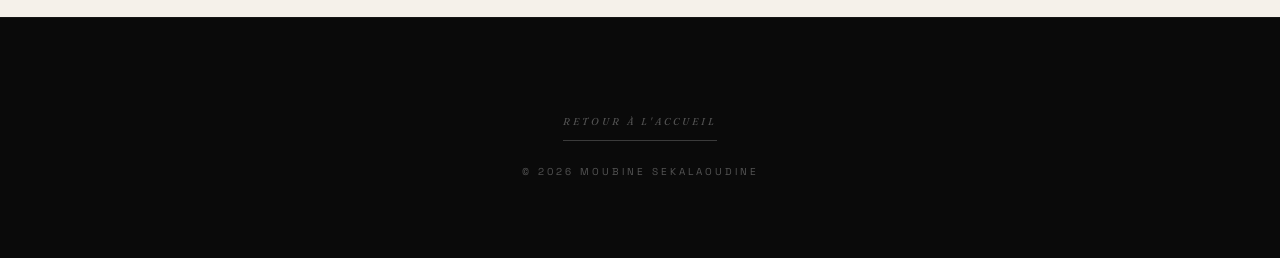
<file: 1productions.html>
<!doctype html>
<html lang="fr" class="dark">
<head>
<meta charset="utf-8" />
<meta name="viewport" content="width=device-width, initial-scale=1" />
<title>Productions — Moubine Sekalaoudine</title>
<meta name="description" content="Toutes les productions de Moubine Sekalaoudine : projets vidéo, projets professionnels, projets scolaires et photographies personnelles." />
<link rel="preconnect" href="https://fonts.googleapis.com" />
<link rel="preconnect" href="https://fonts.gstatic.com" crossorigin />
<link href="https://fonts.googleapis.com/css2?family=Fraunces:ital,opsz,wght@1,9..144,400;1,9..144,500&family=Space+Grotesk:wght@300;400;500;700&display=swap" rel="stylesheet" />
<link rel="stylesheet" href="styles.css" />
</head>
<body>

<nav class="nav">
  <a href="index.html" class="brand">Moubine S.</a>
  <div class="nav-right">
    <div class="nav-links">
      <a href="index.html" data-fr="Retour" data-en="Back">Retour</a>
    </div>
    <div class="nav-divider">
      <button class="pill" data-lang-toggle data-lang-label>EN</button>
      <button class="pill" data-theme-toggle data-theme-icon>☀</button>
    </div>
  </div>
</nav>

<section class="page-header bg-noir">
  <div class="container reveal">
    <span class="section-tag" data-fr="Index — Productions" data-en="Index — Works">Index — Productions</span>
    <h1 class="font-display">
      <span data-fr="Toutes mes " data-en="All my ">Toutes mes </span>
      <span class="action" data-fr="Productions" data-en="Works">Productions</span>
    </h1>
    <p data-fr="Un panorama complet de mon travail : vidéo, projets professionnels, projets scolaires et photographies personnelles." data-en="A complete overview of my work: video, professional projects, school projects and personal photography.">Un panorama complet de mon travail : vidéo, projets professionnels, projets scolaires et photographies personnelles.</p>
  </div>
</section>

<!-- VIDEO -->
<section id="video" class="bg-noir">
  <div class="container">
    <div class="cat-head reveal">
      <div>
        <span class="section-tag">01 — <span data-fr="Projets Vidéo" data-en="Video Projects">Projets Vidéo</span></span>
        <h2 class="font-display section-title" data-fr="Projets Vidéo" data-en="Video Projects">Projets Vidéo</h2>
      </div>
      <span class="section-tag">0/4 <span data-fr="vidéos" data-en="videos">vidéos</span></span>
    </div>
    <div class="video-grid">
      <!-- To embed: replace the placeholder <div class="v-frame"> with <iframe class="v-frame" src="YOUR_EMBED_URL" allow="autoplay; encrypted-media; picture-in-picture" allowfullscreen></iframe> -->
      <figure class="video-tile reveal v-portrait v-span-2">
        <div class="v-wrap v-aspect-portrait">
          <iframe class="v-frame" src="https://drive.google.com/file/d/1ttJ2DlHhCHrGG4AdUZr5x6mdQWtK3tnz/preview" allow="autoplay; encrypted-media; picture-in-picture" allowfullscreen></iframe>
            <div class="v-play"><svg viewBox="0 0 24 24"><path d="M8 5v14l11-7z"/></svg></div>
            <span class="v-num">01</span>
            <span class="v-soon" data-fr="Embed " data-en="Embed coming">Embed </span>
          </div>
        </div>
        <figcaption class="v-cap">
          <div><h3 class="font-display" data-fr="Birmingham" data-en="Birmingham">Birmingham</h3><p data-fr="Souvenirs" data-en="Memories">Souvenirs</p></div>
          <span class="year">2024</span>
        </figcaption>
      </figure>
      <figure class="video-tile reveal v-landscape v-span-4">
        <div class="v-wrap v-aspect-landscape">
          <<iframe class="v-frame" src="https://drive.google.com/file/d/1vy8pnpLYW_cUV7INVALEfI2VIX6tqhwy/preview" allow="autoplay; encrypted-media; picture-in-picture"; width="540" height="380";></iframe>
            <div class="v-play"><svg viewBox="0 0 24 24"><path d="M8 5v14l11-7z"/></svg></div>
            <span class="v-num">02</span>
            <span class="v-soon" data-fr="Embed " data-en="Embed coming">Embed </span>
          </div>
        </div>
        <figcaption class="v-cap">
          <div><h3 class="font-display" data-fr="Londres" data-en="London">Viewing London Cinematically</h3><p data-fr="Captation urbaine" data-en="Urban capture">Captation urbaine</p></div>
          <span class="year">2024</span>
        </figcaption>
      </figure>
      <figure class="video-tile reveal v-landscape v-span-3">
        <div class="v-wrap v-aspect-landscape">
          <iframe class="v-frame" src="https://drive.google.com/file/d/1ryiyuNjuLxyy2bUqQELhd2ou6TtGYD6X/preview" allow="autoplay; encrypted-media; picture-in-picture"; width="640" height="480";></iframe>
            <div class="v-play"><svg viewBox="0 0 24 24"><path d="M8 5v14l11-7z"/></svg></div>
            <span class="v-num">03</span>
            <span class="v-soon" data-fr="Embed " data-en="Embed coming">Embed </span>
          </div>
        </div>
        <figcaption class="v-cap">
          <div><h3 class="font-display" data-fr="Busan's Coastline" data-en="Busan's Coastline">Busan's Coastline</h3><p data-fr="Cinematique" data-en="Cinematic">Cinematic</p></div>
          <span class="year">2026</span>
        </figcaption>
      </figure>
      <figure class="video-tile reveal v-landscape v-span-3">
        <div class="v-wrap v-aspect-landscape">
          <iframe class="v-frame" src="https://drive.google.com/file/d/13QNIOmHrbpC_LEkWlDYqcI75mM_2pX1f/preview" allow="autoplay; encrypted-media; picture-in-picture"; width="640" height="480";></iframe>
            <div class="v-play"><svg viewBox="0 0 24 24"><path d="M8 5v14l11-7z"/></svg></div>
            <span class="v-num">04</span>
            <span class="v-soon" data-fr="Embed " data-en="Embed coming">Embed </span>
          </div>
        </div>
        <figcaption class="v-cap">
          <div><h3 class="font-display" data-fr="Some Shots From…" data-en="Some Shots From…">Some Shots From K.S.A</h3><p data-fr="Cinematique" data-en="Cinematic">Cinematic</p></div>
          <span class="year">2023</span>
        </figcaption>
      </figure>
    </div>
  </div>
</section>

<!-- PROJET PRO -->
<section id="pro" class="bg-bone">
  <div class="container">
    <div class="cat-head reveal">
      <div>
        <span class="section-tag">02 — <span data-fr="Projets Professionnels" data-en="Work Projects">Projets Professionnels</span></span>
        <h2 class="font-display section-title" data-fr="Projets Professionnels" data-en="Work Projects">Projets Professionnels</h2>
      </div>
      <span class="section-tag">2 <span data-fr="projets" data-en="projects">projets</span></span>
    </div>
    <div class="cat-grid">
      <div class="cat-card reveal"><div class="img-wrap"><img src="assets/work-monolith.jpg" alt="Tour brutaliste" loading="lazy" /></div><div class="meta"><div><h3 class="font-display" data-fr="Identité Visuelle" data-en="Visual Identity">Identité Visuelle</h3><p data-fr="Direction Artistique" data-en="Art Direction">Direction Artistique</p></div><span class="year">2024</span></div></div>
      <div class="cat-card reveal"><div class="img-wrap"><img src="assets/work-static.jpg" alt="Macro 35mm" loading="lazy" /></div><div class="meta"><div><h3 class="font-display" data-fr="Site Vitrine" data-en="Showcase Website">Site Vitrine</h3><p data-fr="Design & Développement" data-en="Design & Development">Design & Développement</p></div><span class="year">2024</span></div></div>
    </div>
  </div>
</section>

<!-- PROJET SCOLAIRE -->
<section id="school" class="bg-noir">
  <div class="container">
    <div class="cat-head reveal">
      <div>
        <span class="section-tag">03 — <span data-fr="Projets Scolaires" data-en="School Projects">Projets Scolaires</span></span>
        <h2 class="font-display section-title" data-fr="Projets Scolaires" data-en="School Projects">Projets Scolaires</h2>
      </div>
      <span class="section-tag">2 <span data-fr="projets" data-en="projects">projets</span></span>
    </div>
    <div class="cat-grid">
      <div class="cat-card reveal"><div class="img-wrap"><img src="assets/work-monolith.jpg" alt="Architecture brutaliste" loading="lazy" /></div><div class="meta"><div><h3 class="font-display" data-fr="Documentaire Interactif" data-en="Interactive Documentary">Documentaire Interactif</h3><p data-fr="Projet de Master" data-en="Master's Project">Projet de Master</p></div><span class="year">2023</span></div></div>
      <div class="cat-card reveal"><div class="img-wrap"><img src="assets/work-quiet-hour.jpg" alt="Portrait fenêtre" loading="lazy" /></div><div class="meta"><div><h3 class="font-display" data-fr="Court Métrage Étudiant" data-en="Student Short Film">Court Métrage Étudiant</h3><p data-fr="Réalisation Collective" data-en="Collective Direction">Réalisation Collective</p></div><span class="year">2022</span></div></div>
    </div>
  </div>
</section>

<!-- PHOTOS -->
<section id="photos" class="bg-bone">
  <div class="container">
    <div class="cat-head reveal">
      <div>
        <span class="section-tag">04 — <span data-fr="Photographies Personnelles" data-en="Personal Photos">Photographies Personnelles</span></span>
        <h2 class="font-display section-title" data-fr="Photographies Personnelles" data-en="Personal Photos">Photographies Personnelles</h2>
        <p style="margin-top:1.5rem;max-width:28rem;font-size:.9rem;color:var(--muted);font-weight:300;line-height:1.6" data-fr="Une galerie en attente de ses images — fragments, instants, lumières." data-en="A gallery waiting for its images — fragments, moments, light.">Une galerie en attente de ses images — fragments, instants, lumières.</p>
      </div>
      <span class="section-tag">0/9 <span data-fr="photos" data-en="photos">photos</span></span>
    </div>
    <div class="photo-grid">
      <figure class="photo-tile f-45"><span class="num">01</span><span class="soon" data-fr="" data-en=""></span></figure>
      <figure class="photo-tile f-sq"><span class="num">02</span><span class="soon" data-fr="" data-en=""></span></figure>
      <figure class="photo-tile f-34"><span class="num">03</span><span class="soon" data-fr="" data-en=""></span></figure>
      <figure class="photo-tile f-45"><span class="num">04</span><span class="soon" data-fr="" data-en=""></span></figure>
      <figure class="photo-tile f-34"><span class="num">05</span><span class="soon" data-fr="" data-en=""></span></figure>
      <figure class="photo-tile f-sq"><span class="num">06</span><span class="soon" data-fr="" data-en=""></span></figure>
      <figure class="photo-tile f-45"><span class="num">07</span><span class="soon" data-fr="" data-en=""></span></figure>
      <figure class="photo-tile f-34"><span class="num">08</span><span class="soon" data-fr="" data-en=""></span></figure>
      <figure class="photo-tile f-sq"><span class="num">09</span><span class="soon" data-fr="" data-en=""></span></figure>
    </div>
  </div>
</section>

<div class="back-home">
  <div class="inner">
    <a href="index.html"><span data-fr=" Retour à l'accueil" data-en=" Back to home">← Retour à l'accueil</span></a>
    <span>© <span id="year"></span> Moubine Sekalaoudine</span>
  </div>
</div>

<script src="script.js"></script>
</body>
</html>
</file>
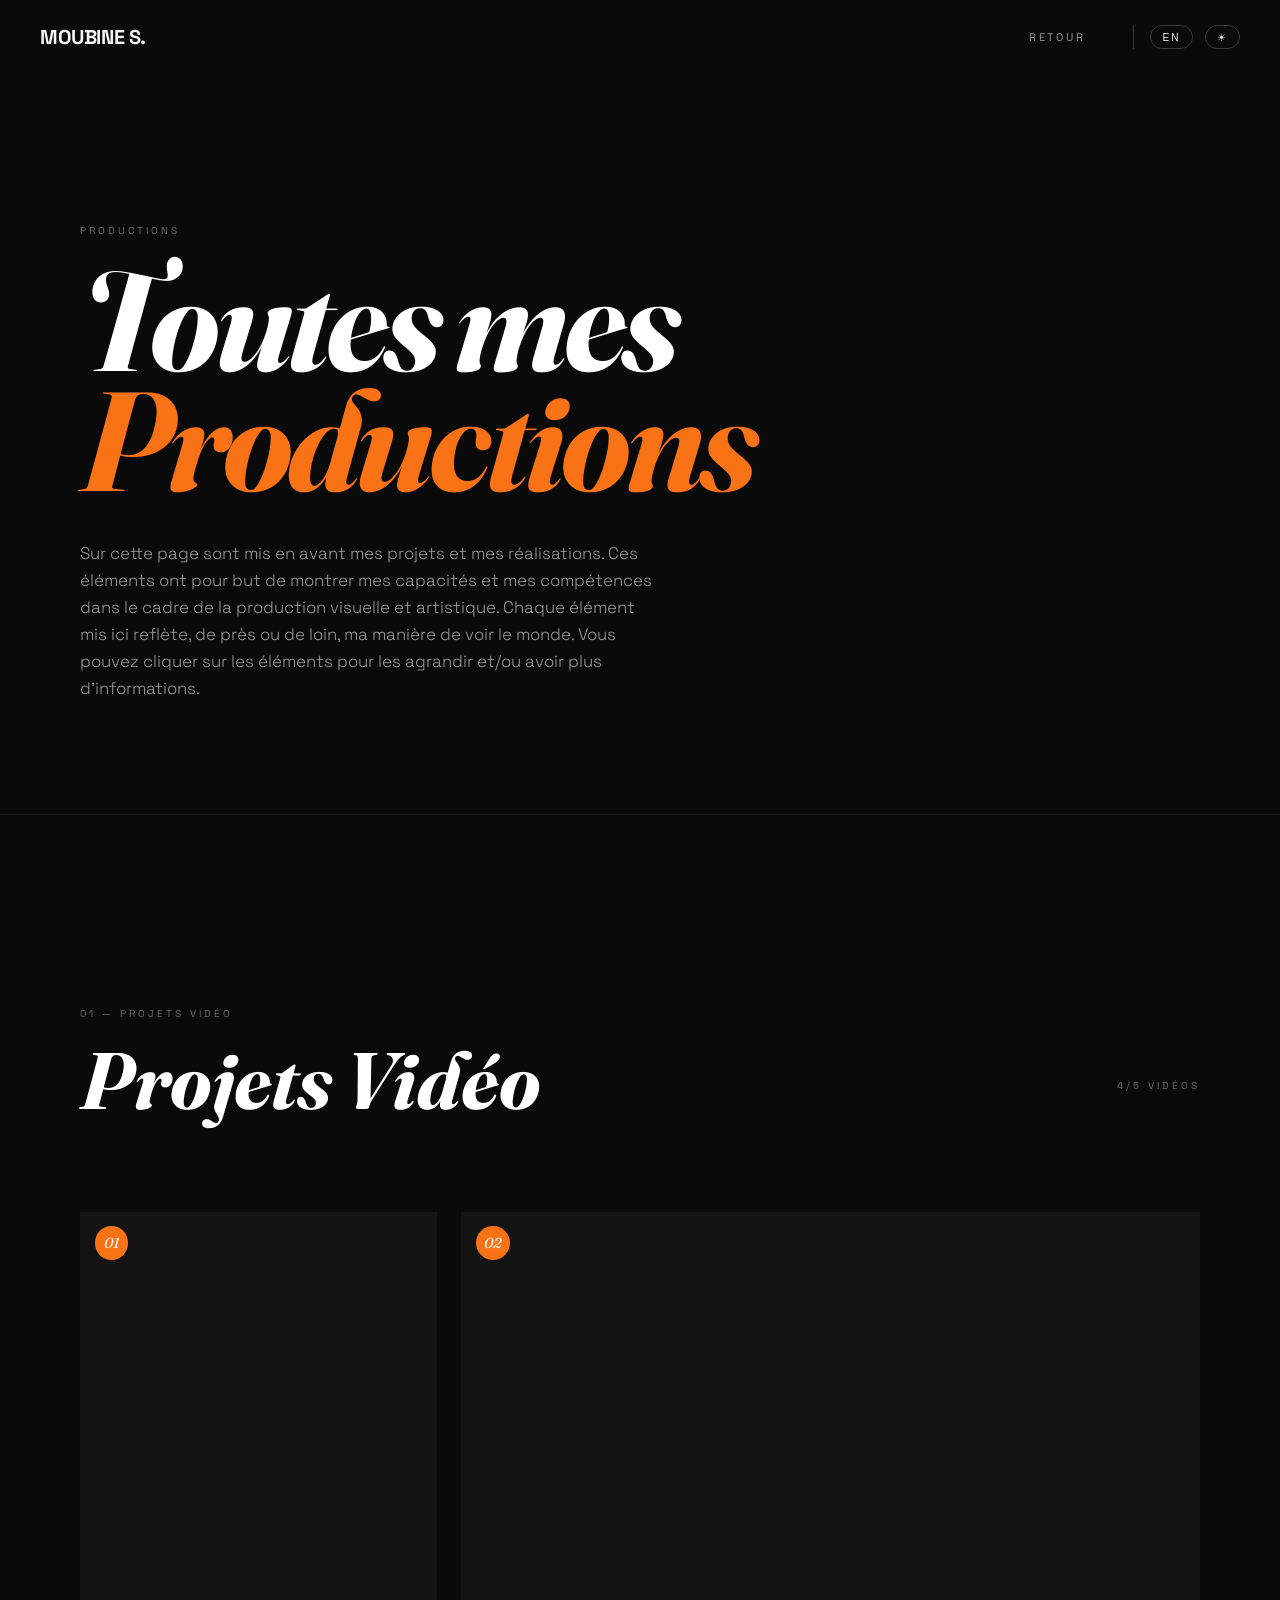
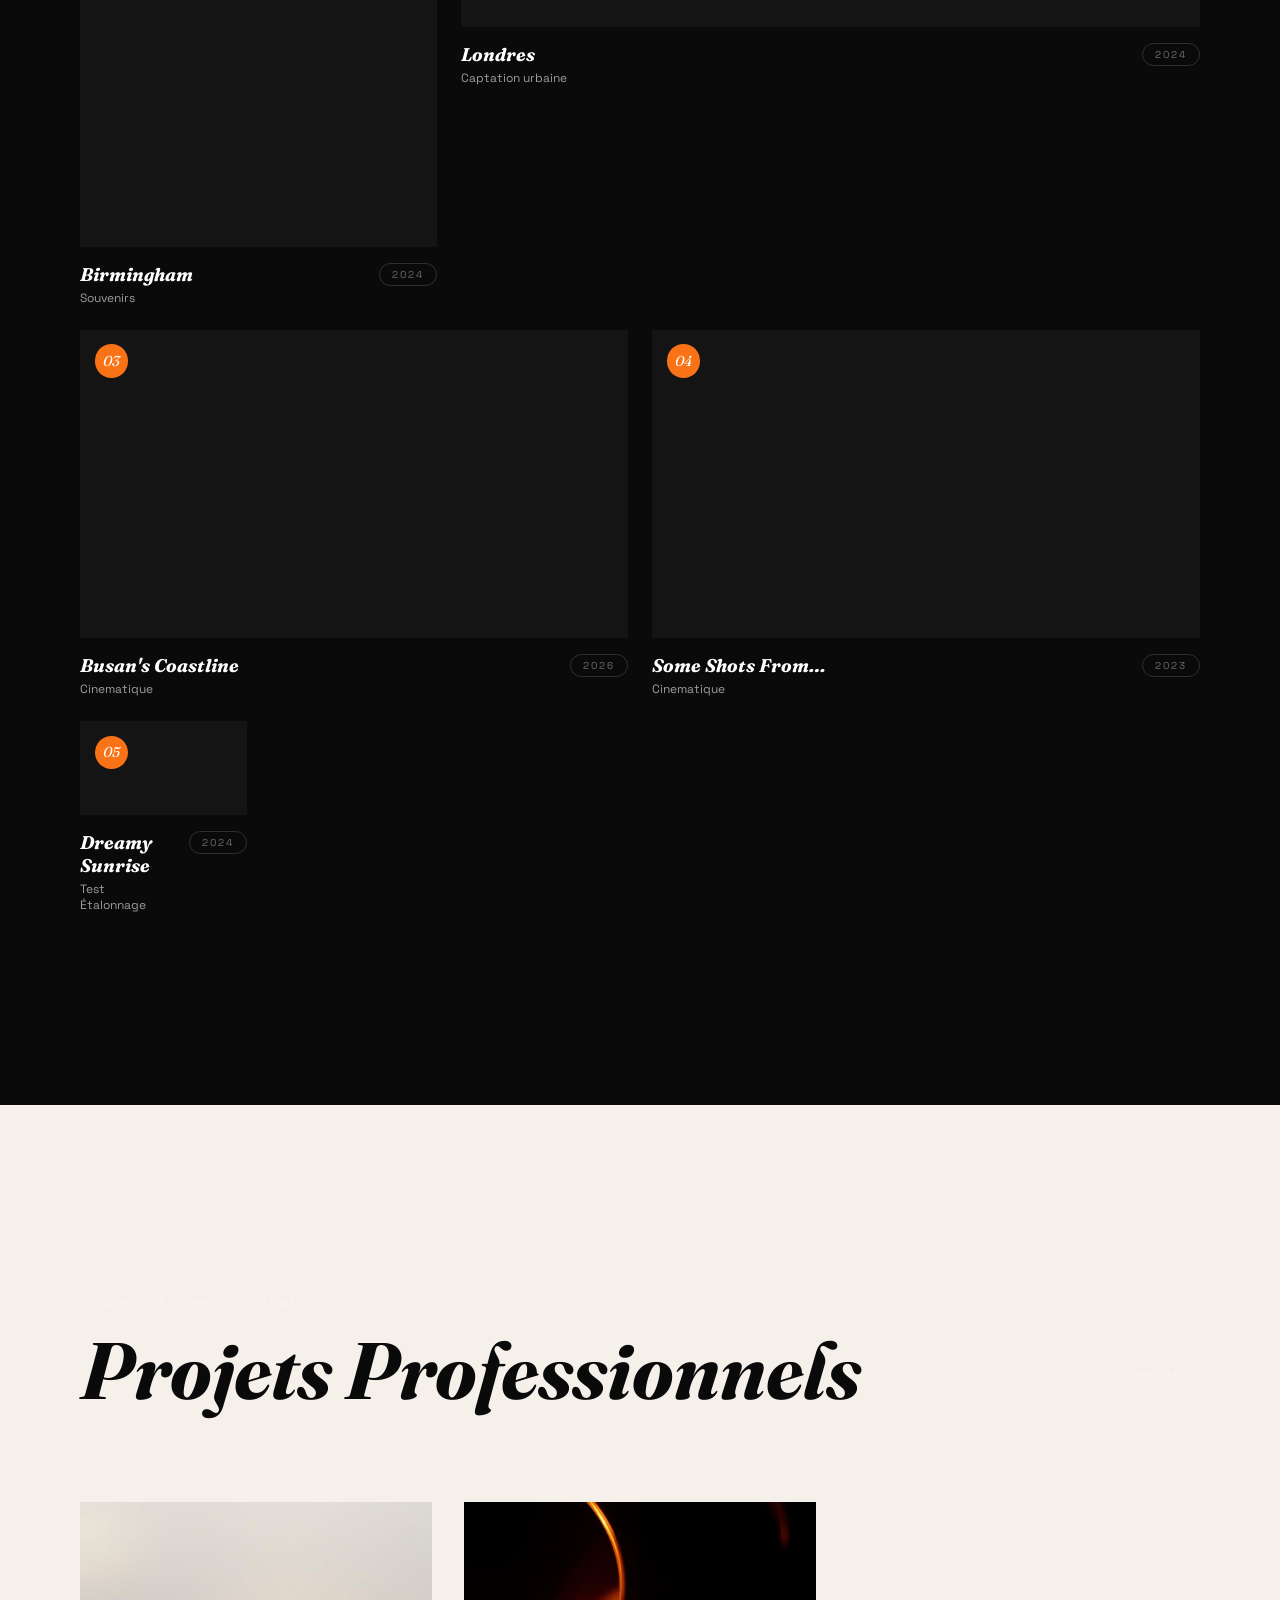
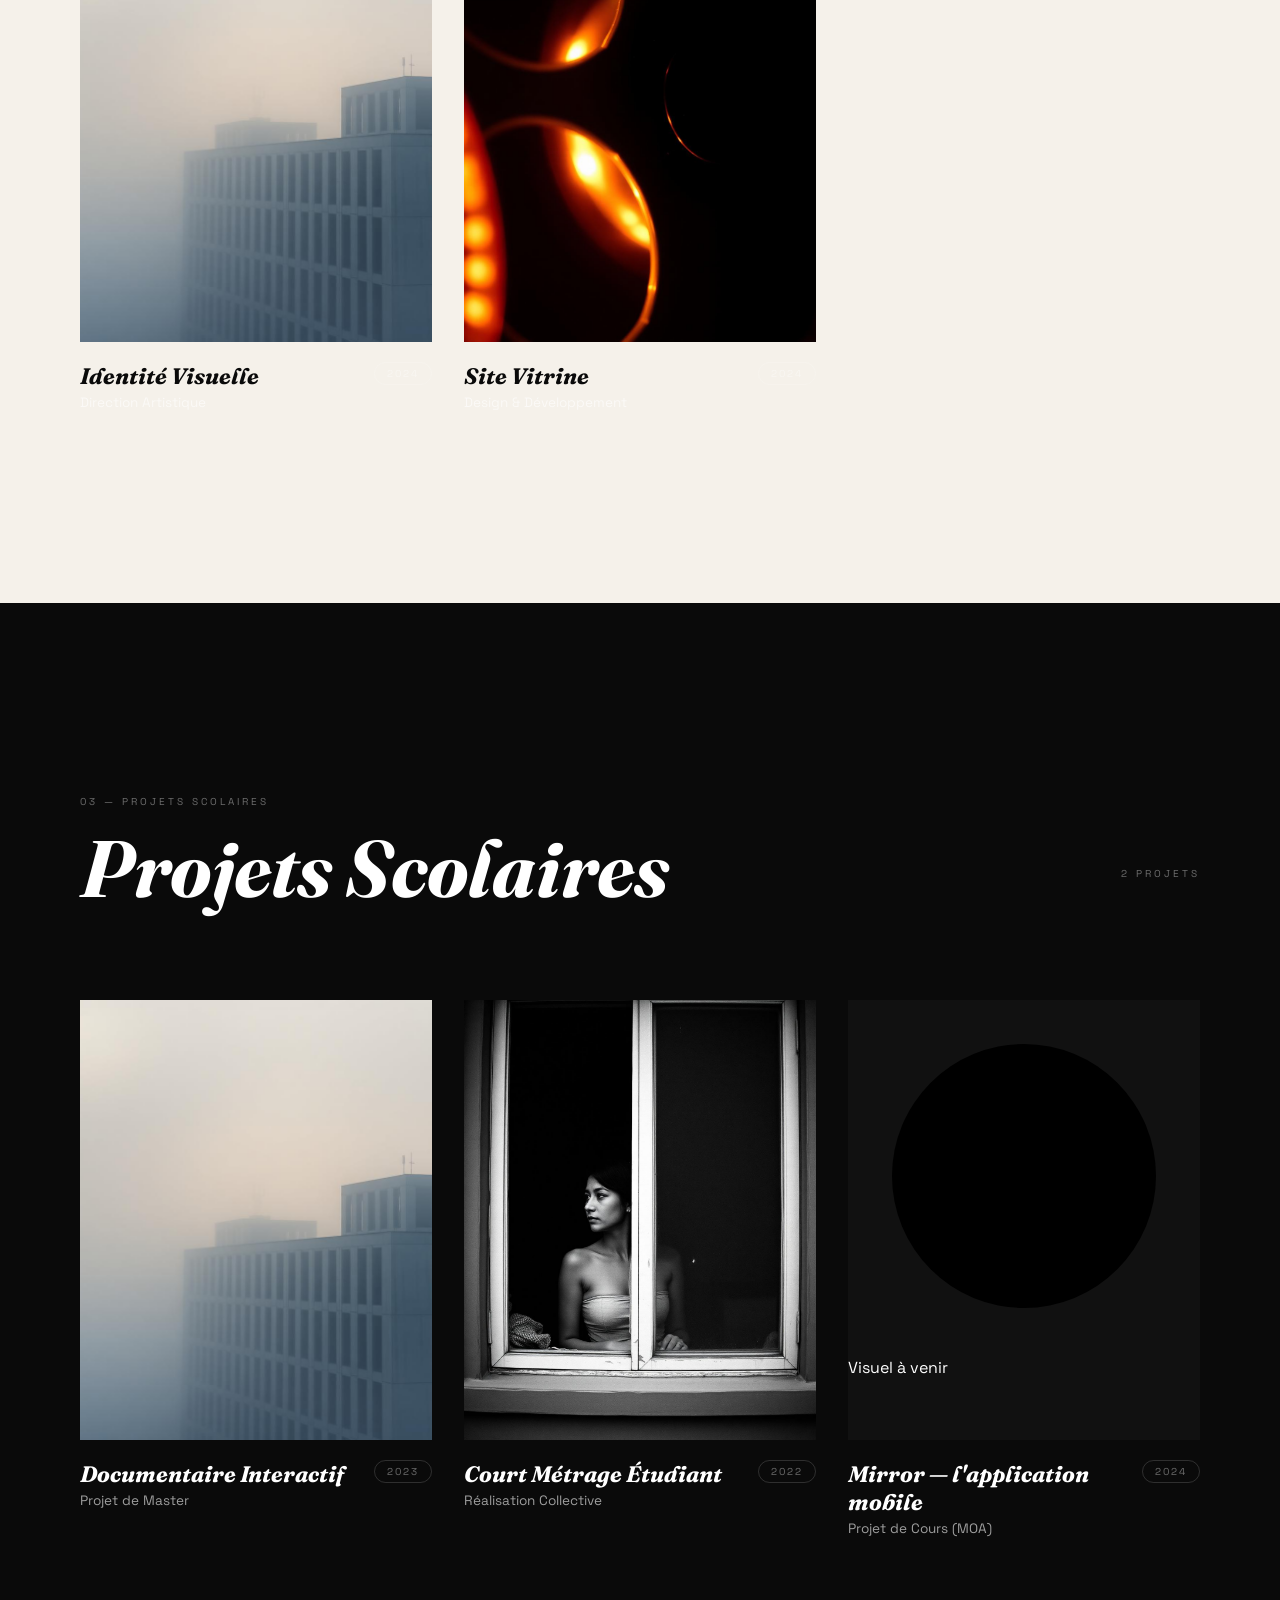
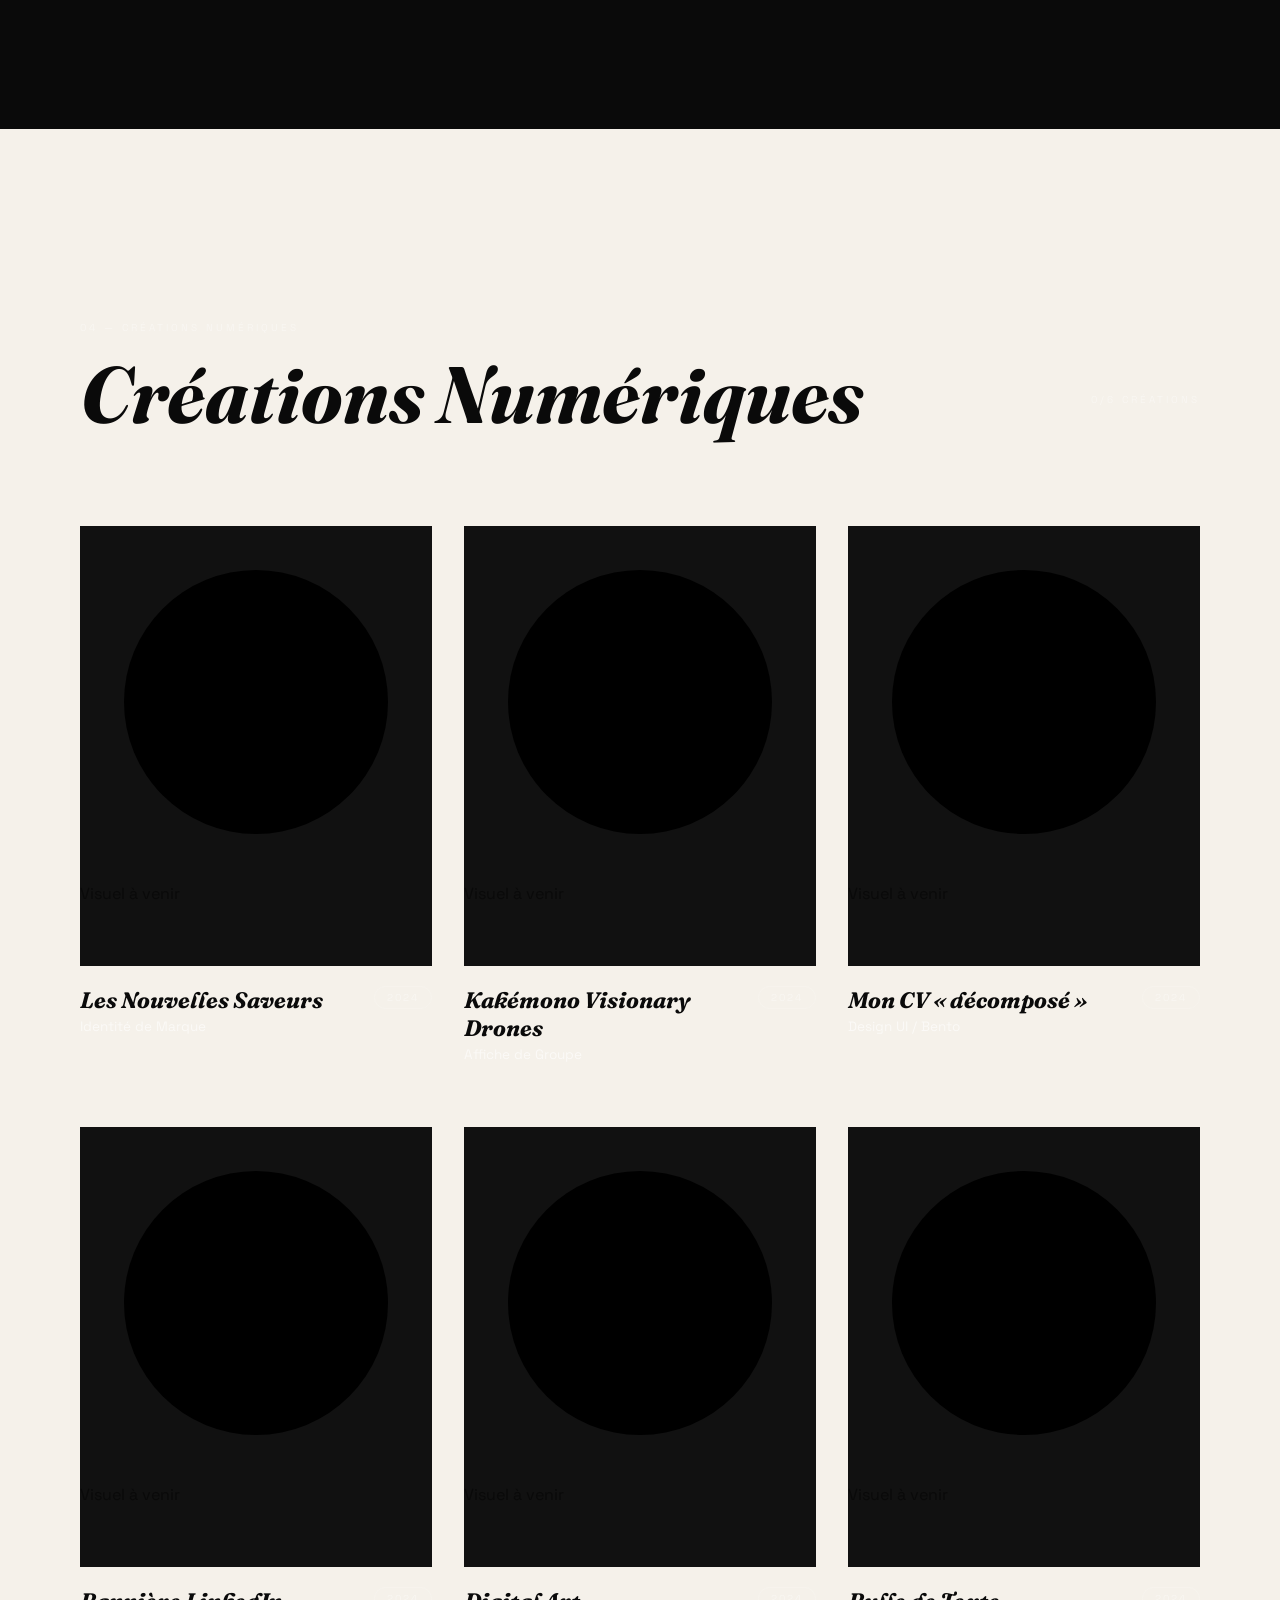
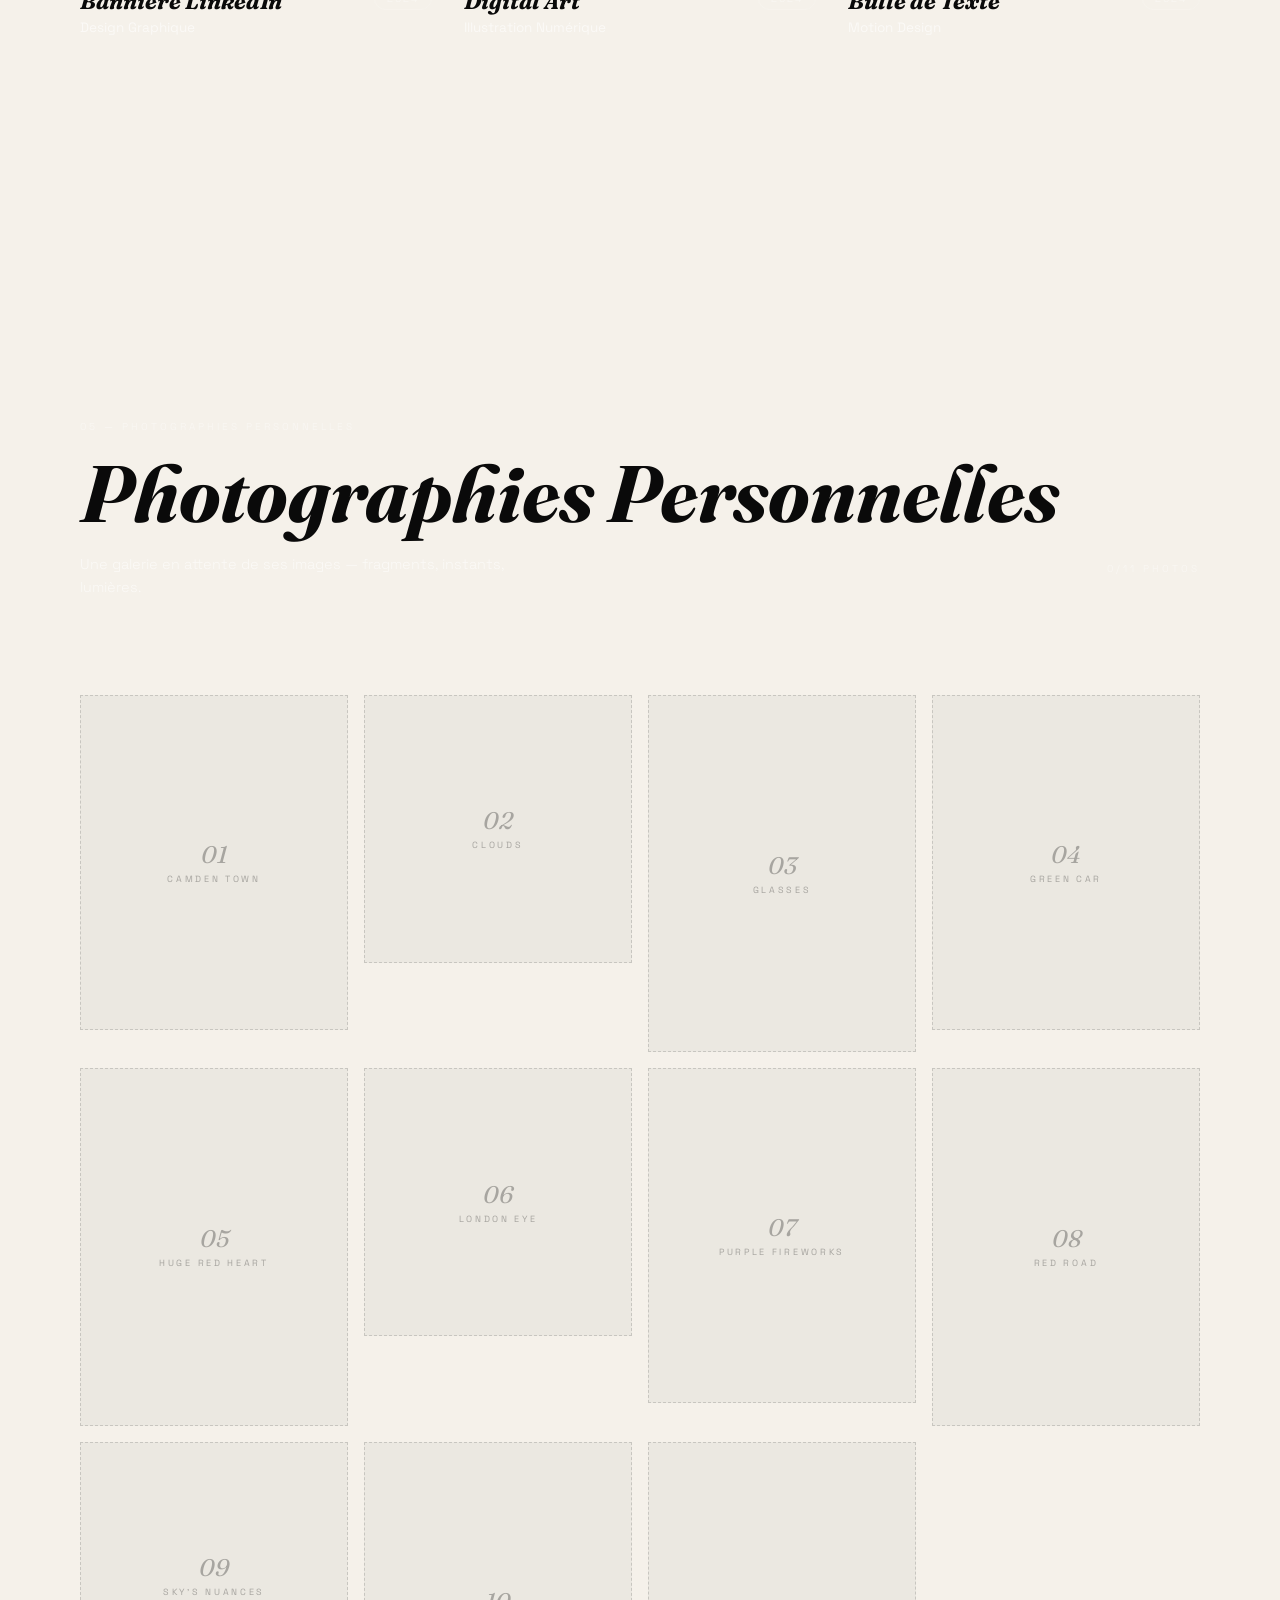
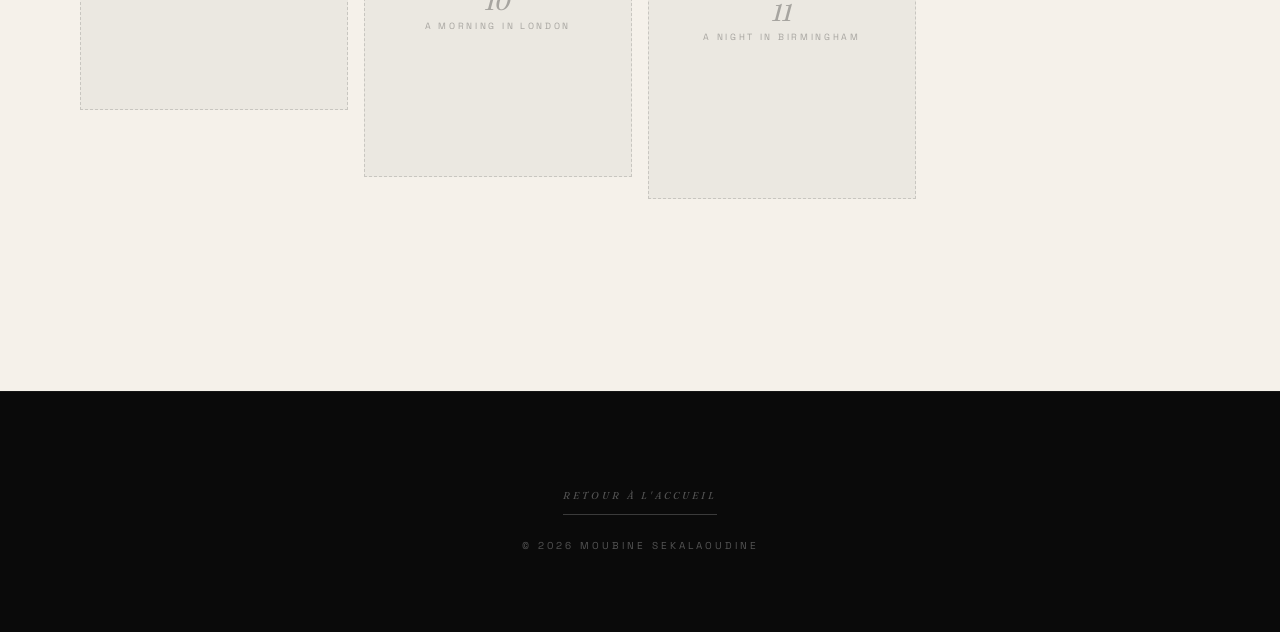
<file: 2productions.html>
<!doctype html>
<html lang="fr" class="dark">
<head>
<meta charset="utf-8" />
<meta name="viewport" content="width=device-width, initial-scale=1" />
<title>Productions — Moubine Sekalaoudine</title>
<meta name="description" content="Toutes les productions de Moubine Sekalaoudine : projets vidéo, projets professionnels, projets scolaires et photographies personnelles." />
<link rel="preconnect" href="https://fonts.googleapis.com" />
<link rel="preconnect" href="https://fonts.gstatic.com" crossorigin />
<link href="https://fonts.googleapis.com/css2?family=Fraunces:ital,opsz,wght@1,9..144,400;1,9..144,500&family=Space+Grotesk:wght@300;400;500;700&display=swap" rel="stylesheet" />
<link rel="stylesheet" href="styles.css" />
</head>
<body>

<nav class="nav">
  <a href="index.html" class="brand">Moubine S.</a>
  <div class="nav-right">
    <div class="nav-links">
      <a href="index.html" data-fr="Retour" data-en="Back">Retour</a>
    </div>
    <div class="nav-divider">
      <button class="pill" data-lang-toggle data-lang-label>EN</button>
      <button class="pill" data-theme-toggle data-theme-icon>☀</button>
    </div>
  </div>
</nav>

<section class="page-header bg-noir">
  <div class="container reveal">
    <span class="section-tag" data-fr="Productions" data-en="Works">Productions</span>
    <h1 class="font-display">
      <span data-fr="Toutes mes " data-en="All my ">Toutes mes </span>
      <span class="action" data-fr="Productions" data-en="Works">Productions</span>
    </h1>
    <p data-fr="Sur cette page sont mis en avant mes projets et mes réalisations. Ces éléments ont pour but de montrer mes capacités et mes compétences dans le cadre de la production visuelle et artistique. Chaque élément mis ici reflète, de près ou de loin, ma manière de voir le monde. Vous pouvez cliquer sur les éléments pour les agrandir et/ou avoir plus d'informations." data-en="A complete overview of my work: video, professional projects, school projects and personal photography.">Sur cette page sont mis en avant mes projets et mes réalisations. Ces éléments ont pour but de montrer mes capacités et mes compétences dans le cadre de la production visuelle et artistique. Chaque élément mis ici reflète, de près ou de loin, ma manière de voir le monde. Vous pouvez cliquer sur les éléments pour les agrandir et/ou avoir plus d'informations.</p>
  </div>
</section>

<!-- VIDEO -->
<section id="video" class="bg-noir">
  <div class="container">
    <div class="cat-head reveal">
      <div>
        <span class="section-tag">01 — <span data-fr="Projets Vidéo" data-en="Video Projects">Projets Vidéo</span></span>
        <h2 class="font-display section-title" data-fr="Projets Vidéo" data-en="Video Projects">Projets Vidéo</h2>
      </div>
      <span class="section-tag">4/5 <span data-fr="vidéos" data-en="videos">vidéos</span></span>
    </div>
    <div class="video-grid">
      <figure class="video-tile reveal v-span-2 js-project" data-type="video" data-src="https://drive.google.com/file/d/1ttJ2DlHhCHrGG4AdUZr5x6mdQWtK3tnz/preview" data-aspect="portrait" data-title-fr="Birmingham" data-title-en="Birmingham" data-cat-fr="Souvenirs" data-cat-en="Memories" data-year="2024" data-desc-fr="Idée : Cette vidéo sur Birmingham a été créée principalement pour rassembler mes souvenirs de mon voyage en un média. À travers une série de prises de vue, cette vidéo montre dans son ordre chronologique les lieux que j'ai visités, mes activités et mes promenades montrant une perspective sur la vie urbaine de Birmingham.&#10;&#10;Inspiration : @bestmovieframes (instagram), @orianooo (tiktok)&#10;&#10;Processus Créatif :&#10;&#10;Conceptualisation : L'idée de cette vidéo m'est venu après avoir vu toute les prises que j'ai pu faire tout au long de mon séjour. Je passe mon temps à prendre en photo et en vidéo tout ce que je trouve beau et je pensais pouvoir faire une sorte de compilation des belles prises que j'ai faite.&#10;&#10;Recherche, Planification et Tournage : Il n'y a pas vraiment eu de recherche et de pré-production, car le but premier de mon voyage était de le vivre au maximum, de profiter de ce temps précieux avec mes amis et aucune des prises n'a été planifié à l'avance. Je dégainais mon iPhone lorsque je trouvais quelque chose de beau. Le but était de retranscrire la beauté que je pouvais percevoir autour de moi et de capturer des moments authentiques et uniques. J'ai utilisé des plans larges pour mettre en valeur l'architecture, l'urbanisme, la grandeur des bâtiments et des plans rapprochés pour concentrer l'attention sur un ou des éléments en particulier.&#10;&#10;Post-production : Une fois avoir visionner tout ce que j'ai pris lors de mes derniers jours à Birmingham, j'ai essayé d'en faire une vidéo pour partager la vision que j'avais en tête. Cela comprenait le montage des séquences, la mise en place de plusieurs plans pris en paysage au même moment, l'étalonnage et la retouche des séquences pour avoir un rendu peu doux et tamisé. Je me suis particulièrement amusé à monter les séquences du bowling où j'ai dû zoomer, recentrer les plans pour les rendre un minimum uniforme et couper aux bons moments pour monter quatre lancers en un.&#10;Un morceaux hip-hop a été choisi pour être en cohérence avec le coté urbain de la vidéo.&#10;Beaucoup de choix dans le style de la vidéo se sont fait lors du montage en prenant compte des contraintes comme le format des séquences par exemple.&#10;&#10;Finalisation : Le peaufinage de la vidéo s'est fait avec le retour de mes amis à qui j'ai montré la vidéo et avec un bon nombre de visionnages, de mélange de certaines séquences pour apporter une narration et meilleure cohérence même si cela ne respectait pas forcément l'ordre chronologique dans lequel les prises ont été faite.&#10;&#10;Soundtrack : Hummingbird (avec James Blake) - Metro Boomin Presents Spider-Man: Across the Spider-Verse (Soundtrack from and Inspired by the Motion Picture) de Metro Boomin" data-desc-en="Concept: This video about Birmingham was made mainly to gather my travel memories into one piece. Through a series of shots, it shows in chronological order the places I visited, my activities and walks, offering a perspective on Birmingham's urban life.&#10;&#10;Inspiration: @bestmovieframes (Instagram), @orianooo (TikTok)&#10;&#10;Creative Process:&#10;&#10;Conceptualization: The idea came to me after reviewing all the footage I shot during my stay. I spend my time photographing and filming everything I find beautiful, and thought I could compile the best shots into something.&#10;&#10;Research, Planning &amp; Shooting: There wasn't really any research or pre-production, since the main goal of the trip was to live it fully and enjoy precious time with friends — none of the shots were planned in advance. I'd grab my iPhone whenever I saw something beautiful. The goal was to capture the beauty around me in authentic, unique moments. I used wide shots to highlight the architecture, the urban scale of the buildings, and close-ups to focus attention on specific details.&#10;&#10;Post-production: After reviewing everything I filmed during my last days in Birmingham, I tried to turn it into a video that shared the vision I had in mind. This involved editing the sequences, layering several shots taken in landscape at the same time, and color grading/retouching for a soft, muted look. I especially enjoyed editing the bowling sequences, where I had to zoom, reframe and cut at the right moments to blend four throws into one.&#10;A hip-hop track was chosen to match the urban feel of the video.&#10;Many stylistic choices were made during editing, taking into account constraints like the aspect ratio of the footage.&#10;&#10;Finishing: The final polish came from feedback from friends I showed the video to, along with many rewatches and re-ordering of certain sequences to bring better narrative flow and coherence, even if that meant not following the exact chronological order of the shots.&#10;&#10;Soundtrack: Hummingbird (feat. James Blake) - Metro Boomin Presents Spider-Man: Across the Spider-Verse (Soundtrack from and Inspired by the Motion Picture) by Metro Boomin">
        <div class="v-wrap v-aspect-portrait">
          <iframe class="v-frame" src="https://drive.google.com/file/d/1ttJ2DlHhCHrGG4AdUZr5x6mdQWtK3tnz/preview" allow="autoplay; encrypted-media; picture-in-picture" allowfullscreen></iframe>
          <span class="v-num">01</span>
          <div class="tile-catch"><svg viewBox="0 0 24 24"><path d="M4 4h6M4 4v6M4 4l7 7M20 4h-6M20 4v6M20 4l-7 7M4 20h6M4 20v-6M4 20l7-7M20 20h-6M20 20v-6M20 20l-7-7"/></svg></div>
        </div>
        <figcaption class="v-cap">
          <div><h3 class="font-display" data-fr="Birmingham" data-en="Birmingham">Birmingham</h3><p data-fr="Souvenirs" data-en="Memories">Souvenirs</p></div>
          <span class="year">2024</span>
        </figcaption>
      </figure>
      <figure class="video-tile reveal v-span-4 js-project" data-type="video" data-src="https://drive.google.com/file/d/1vy8pnpLYW_cUV7INVALEfI2VIX6tqhwy/preview" data-aspect="landscape" data-title-fr="Londres" data-title-en="London" data-cat-fr="Captation urbaine" data-cat-en="Urban capture" data-year="2024" data-desc-fr="Idée : Cette vidéo sur Londres est un essai de prises de séquences dans une ambiance cinématiques sur la ville de Londres.&#10;&#10;Inspirations : @qmike, @picsxl (tiktok), Wes Anderson&#10;&#10;Processus Créatif :&#10;&#10;Conceptualisation : L'idée de faire cette vidéo m'est venu grâce à la tendance #cinematic sur le réseau social Tiktok. Mon but était de faire une vidéo avec des séquences esthétiques, des plans stables et satisfaisants qui mettent en valeur la beauté de la ville.&#10;&#10;Recherche, Planification et Tournage : Pour cette vidéo, je m'étais juste préparé à être très attentif sur mon entourage. Je me suis fixé le ton que je voulais avoir dans les séquences en fonction de la météo, du mood et du sentiment que me procurait la ville. J'ai utilisé des plans larges pour mettre en valeur le paysage urbain de la ville et des plans rapprochés sur les panneaux pour que le spectateur soit plongé directement dans Londres.&#10;&#10;Post-production : Une fois avoir visionner toutes les séquences, je les ai d'abord compilées sur la piste de montage sans aucune coupe pour déterminer quelle musique peut correspondre à l'ambiance de la vidéo. Une fois le morceau choisi s'en suit le montage des séquences, l'étalonnage et la retouche des séquences pour avoir des images très tamisé avec des tons assez chaud dans l'ensemble et un peu de grains.&#10;&#10;Finalisation : Le peaufinage de la vidéo s'est fait avec le retour de mes amis, notamment l'étalonnage et les couleurs. La finalisation a été assez rapide car j'avais depuis le début une idée assez claire sur le look et le &quot;feel&quot; que je voulais apporter à ma vidéo.&#10;&#10;Soundtrack : At the Saree Store (Background Score) - Remo Special (Original Background Score + Additionnal Song) de Anirudh Ravichander" data-desc-en="Concept: This video about London is an attempt at filming cinematic-style sequences across the city.&#10;&#10;Inspirations: @qmike, @picsxl (TikTok), Wes Anderson&#10;&#10;Creative Process:&#10;&#10;Conceptualization: The idea came from the #cinematic trend on TikTok. My goal was to make a video with aesthetic, stable and satisfying shots that highlight the beauty of the city.&#10;&#10;Research, Planning &amp; Shooting: For this video, I just made sure to stay very attentive to my surroundings. I set the tone I wanted for the shots based on the weather, the mood, and the feeling the city gave me. I used wide shots to highlight the city's urban landscape and close-ups on signage to immerse the viewer directly in London.&#10;&#10;Post-production: After reviewing all the footage, I first laid it all out on the timeline without any cuts to figure out which music would fit the mood of the video. Once the track was chosen, I moved on to editing, color grading and retouching to get a muted look with warm tones overall and a bit of grain.&#10;&#10;Finishing: The final polish came from feedback from friends, especially on the color grading. The finishing process was fairly quick since I had a clear idea from the start of the look and &quot;feel&quot; I wanted for the video.&#10;&#10;Soundtrack: At the Saree Store (Background Score) - Remo Special (Original Background Score + Additional Song) by Anirudh Ravichander">
        <div class="v-wrap v-aspect-landscape">
          <iframe class="v-frame" src="https://drive.google.com/file/d/1vy8pnpLYW_cUV7INVALEfI2VIX6tqhwy/preview" allow="autoplay; encrypted-media; picture-in-picture" allowfullscreen></iframe>
          <span class="v-num">02</span>
          <div class="tile-catch"><svg viewBox="0 0 24 24"><path d="M4 4h6M4 4v6M4 4l7 7M20 4h-6M20 4v6M20 4l-7 7M4 20h6M4 20v-6M4 20l7-7M20 20h-6M20 20v-6M20 20l-7-7"/></svg></div>
        </div>
        <figcaption class="v-cap">
          <div><h3 class="font-display" data-fr="Londres" data-en="London">Viewing London Cinematically</h3><p data-fr="Captation urbaine" data-en="Urban capture">Captation urbaine</p></div>
          <span class="year">2024</span>
        </figcaption>
      </figure>
      <figure class="video-tile reveal v-span-3 js-project" data-type="video" data-src="https://drive.google.com/file/d/1ryiyuNjuLxyy2bUqQELhd2ou6TtGYD6X/preview" data-aspect="landscape" data-title-fr="Busan's Coastline" data-title-en="Busan's Coastline" data-cat-fr="Cinematique" data-cat-en="Cinematic" data-year="2026" data-desc-fr="Ajoute ici une description de ce projet : contexte, intentions, process créatif, inspirations…" data-desc-en="Add a description of this project here: context, intent, creative process, inspirations…">
        <div class="v-wrap v-aspect-landscape">
          <iframe class="v-frame" src="https://drive.google.com/file/d/1ryiyuNjuLxyy2bUqQELhd2ou6TtGYD6X/preview" allow="autoplay; encrypted-media; picture-in-picture" allowfullscreen></iframe>
          <span class="v-num">03</span>
          <div class="tile-catch"><svg viewBox="0 0 24 24"><path d="M4 4h6M4 4v6M4 4l7 7M20 4h-6M20 4v6M20 4l-7 7M4 20h6M4 20v-6M4 20l7-7M20 20h-6M20 20v-6M20 20l-7-7"/></svg></div>
        </div>
        <figcaption class="v-cap">
          <div><h3 class="font-display" data-fr="Busan's Coastline" data-en="Busan's Coastline">Busan's Coastline</h3><p data-fr="Cinematique" data-en="Cinematic">Cinematic</p></div>
          <span class="year">2026</span>
        </figcaption>
      </figure>
      <figure class="video-tile reveal v-span-3 js-project" data-type="video" data-src="https://drive.google.com/file/d/13QNIOmHrbpC_LEkWlDYqcI75mM_2pX1f/preview" data-aspect="landscape" data-title-fr="Some Shots From…" data-title-en="Some Shots From…" data-cat-fr="Cinematique" data-cat-en="Cinematic" data-year="2023" data-desc-fr="Cette vidéo est une compilation de prises vidéos faites en Arabie Saoudite.&#10;Pour cette occasion, j'ai essayé de reproduire par du montage un effet anamorphique (donné par des objectifs anamorphiques) pour que la vidéo se rapproche d'un look cinéma et s'éloigne du look basique que peut donner l'iPhone.&#10;La vidéo a été réalisée sur Davinci Resolve (montage, étalonnage, effets) et Capcut (sound design)." data-desc-en="This video is a compilation of footage shot in Saudi Arabia.&#10;For this project, I tried to recreate an anamorphic effect (normally produced by anamorphic lenses) through editing, to bring the video closer to a cinematic look and move it away from the basic look an iPhone usually gives.&#10;The video was made on Davinci Resolve (editing, color grading, effects) and Capcut (sound design).">
        <div class="v-wrap v-aspect-landscape">
          <iframe class="v-frame" src="https://drive.google.com/file/d/13QNIOmHrbpC_LEkWlDYqcI75mM_2pX1f/preview" allow="autoplay; encrypted-media; picture-in-picture" allowfullscreen></iframe>
          <span class="v-num">04</span>
          <div class="tile-catch"><svg viewBox="0 0 24 24"><path d="M4 4h6M4 4v6M4 4l7 7M20 4h-6M20 4v6M20 4l-7 7M4 20h6M4 20v-6M4 20l7-7M20 20h-6M20 20v-6M20 20l-7-7"/></svg></div>
        </div>
        <figcaption class="v-cap">
          <div><h3 class="font-display" data-fr="Some Shots From…" data-en="Some Shots From…">Some Shots From K.S.A</h3><p data-fr="Cinematique" data-en="Cinematic">Cinematic</p></div>
          <span class="year">2023</span>
        </figcaption>
      </figure>
      <figure class="video-tile reveal v-span-6 js-project" data-type="video" data-src="https://drive.google.com/file/d/1hG6NDVSukg5Jvgj8FNWa2la3DW0hmnib/preview" data-aspect="landscape" data-title-fr="Dreamy Sunrise" data-title-en="Dreamy Sunrise" data-cat-fr="Test Étalonnage" data-cat-en="Color Grading Test" data-year="2024" data-desc-fr="Petit test d'étalonnage d'une vidéo prise avec un iPhone au format Apple ProRes.&#10;Etalonnage et montage fait sur Davinci Resolve et Capcut&#10;&#10;Inspirations : Spider-Man Across the Spider-Verse (2023), LEO (2023), The Batman (2022)" data-desc-en="A small color-grading test on a video shot on iPhone in Apple ProRes format.&#10;Color grading and editing done on Davinci Resolve and Capcut&#10;&#10;Inspirations: Spider-Man Across the Spider-Verse (2023), LEO (2023), The Batman (2022)">
        <div class="v-wrap v-aspect-landscape">
          <iframe class="v-frame" src="https://drive.google.com/file/d/1hG6NDVSukg5Jvgj8FNWa2la3DW0hmnib/preview" allow="autoplay; encrypted-media; picture-in-picture" allowfullscreen></iframe>
          <span class="v-num">05</span>
          <div class="tile-catch"><svg viewBox="0 0 24 24"><path d="M4 4h6M4 4v6M4 4l7 7M20 4h-6M20 4v6M20 4l-7 7M4 20h6M4 20v-6M4 20l7-7M20 20h-6M20 20v-6M20 20l-7-7"/></svg></div>
        </div>
        <figcaption class="v-cap">
          <div><h3 class="font-display" data-fr="Dreamy Sunrise" data-en="Dreamy Sunrise">Dreamy Sunrise</h3><p data-fr="Test Étalonnage" data-en="Color Grading Test">Test Étalonnage</p></div>
          <span class="year">2024</span>
        </figcaption>
      </figure>
    </div>
  </div>
</section>
 
<!-- PROJET PRO -->
<section id="pro" class="bg-bone">
  <div class="container">
    <div class="cat-head reveal">
      <div>
        <span class="section-tag">02 — <span data-fr="Projets Professionnels" data-en="Work Projects">Projets Professionnels</span></span>
        <h2 class="font-display section-title" data-fr="Projets Professionnels" data-en="Work Projects">Projets Professionnels</h2>
      </div>
      <span class="section-tag">2 <span data-fr="projets" data-en="projects">projets</span></span>
    </div>
    <div class="cat-grid">
      <div class="cat-card reveal js-project" data-type="image" data-src="assets/work-monolith.jpg" data-title-fr="Identité Visuelle" data-title-en="Visual Identity" data-cat-fr="Direction Artistique" data-cat-en="Art Direction" data-year="2024" data-desc-fr="Ajoute ici une description de ce projet : contexte, intentions, process créatif, inspirations…" data-desc-en="Add a description of this project here: context, intent, creative process, inspirations…"><div class="img-wrap"><img src="assets/work-monolith.jpg" alt="Tour brutaliste" loading="lazy" /><div class="tile-catch"><svg viewBox="0 0 24 24"><path d="M4 4h6M4 4v6M4 4l7 7M20 4h-6M20 4v6M20 4l-7 7M4 20h6M4 20v-6M4 20l7-7M20 20h-6M20 20v-6M20 20l-7-7"/></svg></div></div><div class="meta"><div><h3 class="font-display" data-fr="Identité Visuelle" data-en="Visual Identity">Identité Visuelle</h3><p data-fr="Direction Artistique" data-en="Art Direction">Direction Artistique</p></div><span class="year">2024</span></div></div>
      <div class="cat-card reveal js-project" data-type="image" data-src="assets/work-static.jpg" data-title-fr="Site Vitrine" data-title-en="Showcase Website" data-cat-fr="Design & Développement" data-cat-en="Design & Development" data-year="2024" data-desc-fr="Ajoute ici une description de ce projet : contexte, intentions, process créatif, inspirations…" data-desc-en="Add a description of this project here: context, intent, creative process, inspirations…"><div class="img-wrap"><img src="assets/work-static.jpg" alt="Macro 35mm" loading="lazy" /><div class="tile-catch"><svg viewBox="0 0 24 24"><path d="M4 4h6M4 4v6M4 4l7 7M20 4h-6M20 4v6M20 4l-7 7M4 20h6M4 20v-6M4 20l7-7M20 20h-6M20 20v-6M20 20l-7-7"/></svg></div></div><div class="meta"><div><h3 class="font-display" data-fr="Site Vitrine" data-en="Showcase Website">Site Vitrine</h3><p data-fr="Design & Développement" data-en="Design & Development">Design & Développement</p></div><span class="year">2024</span></div></div>
    </div>
  </div>
</section>
 
<!-- PROJET SCOLAIRE -->
<section id="school" class="bg-noir">
  <div class="container">
    <div class="cat-head reveal">
      <div>
        <span class="section-tag">03 — <span data-fr="Projets Scolaires" data-en="School Projects">Projets Scolaires</span></span>
        <h2 class="font-display section-title" data-fr="Projets Scolaires" data-en="School Projects">Projets Scolaires</h2>
      </div>
      <span class="section-tag">2 <span data-fr="projets" data-en="projects">projets</span></span>
    </div>
    <div class="cat-grid">
      <div class="cat-card reveal js-project" data-type="image" data-src="assets/work-monolith.jpg" data-title-fr="Documentaire Interactif" data-title-en="Interactive Documentary" data-cat-fr="Projet de Master" data-cat-en="Master's Project" data-year="2023" data-desc-fr="Ajoute ici une description de ce projet : contexte, intentions, process créatif, inspirations…" data-desc-en="Add a description of this project here: context, intent, creative process, inspirations…"><div class="img-wrap"><img src="assets/work-monolith.jpg" alt="Architecture brutaliste" loading="lazy" /><div class="tile-catch"><svg viewBox="0 0 24 24"><path d="M4 4h6M4 4v6M4 4l7 7M20 4h-6M20 4v6M20 4l-7 7M4 20h6M4 20v-6M4 20l7-7M20 20h-6M20 20v-6M20 20l-7-7"/></svg></div></div><div class="meta"><div><h3 class="font-display" data-fr="Documentaire Interactif" data-en="Interactive Documentary">Documentaire Interactif</h3><p data-fr="Projet de Master" data-en="Master's Project">Projet de Master</p></div><span class="year">2023</span></div></div>
      <div class="cat-card reveal js-project" data-type="image" data-src="assets/work-quiet-hour.jpg" data-title-fr="Court Métrage Étudiant" data-title-en="Student Short Film" data-cat-fr="Réalisation Collective" data-cat-en="Collective Direction" data-year="2022" data-desc-fr="Ajoute ici une description de ce projet : contexte, intentions, process créatif, inspirations…" data-desc-en="Add a description of this project here: context, intent, creative process, inspirations…"><div class="img-wrap"><img src="assets/work-quiet-hour.jpg" alt="Portrait fenêtre" loading="lazy" /><div class="tile-catch"><svg viewBox="0 0 24 24"><path d="M4 4h6M4 4v6M4 4l7 7M20 4h-6M20 4v6M20 4l-7 7M4 20h6M4 20v-6M4 20l7-7M20 20h-6M20 20v-6M20 20l-7-7"/></svg></div></div><div class="meta"><div><h3 class="font-display" data-fr="Court Métrage Étudiant" data-en="Student Short Film">Court Métrage Étudiant</h3><p data-fr="Réalisation Collective" data-en="Collective Direction">Réalisation Collective</p></div><span class="year">2022</span></div></div>
      <div class="cat-card cat-pending reveal js-project" data-type="pending" data-src="" data-title-fr="Mirror — l'application mobile" data-title-en="Mirror — the mobile app" data-cat-fr="Projet de Cours (MOA)" data-cat-en="Coursework (MOA)" data-year="2024" data-desc-fr="Cette vidéo est une présentation de l'interface d'une application mobile imaginée dans le cadre d'un projet de cours de MOA (maîtrise d'ouvrage).&#10;Consigne : imaginer et présenter une idée d'application, ses fonctionnalités, les critères d'acceptances et les DOR et DOD (Definition of Ready and Definition of Done) en tant que MOA.&#10;Projet et design co-réalisé avec Oriane AHOUANSOU et Aïsseta DIARRA. Motion design réalisé par moi-même.&#10;&#10;Idée et Conceptualisation : Une application qui permet de rechercher des articles (vêtements, chaussures et accessoires) et des articles alternatifs à ce qu'on recherche, pour comparer rapidement choix et prix.&#10;&#10;Inspiration : Dealabs, applications de mode et shopping (JD, Zalando, ASOS)&#10;&#10;Conception Visuelle : style épuré avec trois couleurs (bleu #A3C7D2, blanc, noir). Le nom «&nbsp;Mirror&nbsp;» fait référence à l'univers de la mode et à la fonction de recherche d'articles «&nbsp;alternatifs&nbsp;» (les reflets). Le « i » du logo est une cravate, le « o » un miroir légèrement penché, aussi perçu comme une loupe.&#10;&#10;Motion Design : mock-up reproduits sur PowerPoint, transition «&nbsp;Morph&nbsp;» entre chaque écran pour créer les animations de la vidéo." data-desc-en="This video presents the interface of a mobile app imagined for a MOA (business analysis / product ownership) coursework project.&#10;Brief: imagine and present an app idea, its features, acceptance criteria, and DOR/DOD (Definition of Ready and Definition of Done) as MOA.&#10;Project and design co-created with Oriane AHOUANSOU and Aïsseta DIARRA. Motion design by me.&#10;&#10;Idea &amp; Concept: An app that lets users search for items (clothes, shoes, accessories) and find alternative items, to quickly compare choices and prices.&#10;&#10;Inspiration: Dealabs, fashion &amp; shopping apps (JD, Zalando, ASOS)&#10;&#10;Visual Design: clean look with three colors (blue #A3C7D2, white, black). The name &quot;Mirror&quot; refers to the world of fashion and to the app&#39;s function of finding &quot;reflections&quot; (alternatives) of a searched item. The logo&#39;s &quot;i&quot; is a necktie, the &quot;o&quot; a slightly tilted mirror, also read as a magnifying glass.&#10;&#10;Motion Design: mock-ups recreated in PowerPoint, using a &quot;Morph&quot; transition between each screen to create the video&#39;s animations.">
        <div class="img-wrap v-pending-wrap">
          <div class="v-pending-hint">
            <svg viewBox="0 0 24 24"><circle cx="12" cy="12" r="9"/><path d="M9 12h6M12 9v6"/></svg>
            <span data-fr="Visuel à venir" data-en="Visual coming soon">Visuel à venir</span>
          </div>
        </div>
        <div class="meta"><div><h3 class="font-display" data-fr="Mirror — l'application mobile" data-en="Mirror — the mobile app">Mirror — l'application mobile</h3><p data-fr="Projet de Cours (MOA)" data-en="Coursework (MOA)">Projet de Cours (MOA)</p></div><span class="year">2024</span></div>
      </div>
    </div>
  </div>
</section>
 
<!-- CRÉATIONS NUMÉRIQUES -->
<section id="digital" class="bg-bone">
  <div class="container">
    <div class="cat-head reveal">
      <div>
        <span class="section-tag">04 — <span data-fr="Créations Numériques" data-en="Digital Creations">Créations Numériques</span></span>
        <h2 class="font-display section-title" data-fr="Créations Numériques" data-en="Digital Creations">Créations Numériques</h2>
      </div>
      <span class="section-tag">0/6 <span data-fr="créations" data-en="creations">créations</span></span>
    </div>
    <div class="cat-grid">
      <div class="cat-card cat-pending reveal js-project" data-type="pending" data-src="" data-title-fr="Les Nouvelles Saveurs" data-title-en="Les Nouvelles Saveurs" data-cat-fr="Identité de Marque" data-cat-en="Brand Identity" data-year="2024" data-desc-fr="Le Projet : &quot;Les Nouvelles Saveurs&quot; est un restaurant français fictif situé au cœur de Birmingham, offrant une expérience culinaire française et authentique. Ce projet a été réalisé avec Ferdinand BOURDIN, Ryan GATULA et Neamul KAZI lors d'un business game qui consistait à gérer un restaurant, et j'ai élaboré toute la partie visuelle du projet.&#10;&#10;Processus Créatif : palette presque monochrome pour un look classique et vintage, éléments rappelant la France (Tour Eiffel) et la gastronomie. Logo façon carte à jouer avec la Tour Eiffel en fond et les lettres N et S derrière une banderole. Affiche publicitaire en beige avec un effet néon pour faire ressortir les textes importants." data-desc-en="The Project: &quot;Les Nouvelles Saveurs&quot; is a fictional French restaurant in the heart of Birmingham, offering an authentic French dining experience. Made with Ferdinand BOURDIN, Ryan GATULA and Neamul KAZI for a business game about running a restaurant — I handled the entire visual side.&#10;&#10;Creative Process: an almost monochrome palette for a classic, vintage look, with elements evoking France (the Eiffel Tower) and fine dining. A playing-card style logo with the Eiffel Tower in the background and the letters N and S behind a banner. A beige poster with a neon effect to make key text stand out.">
        <div class="img-wrap v-pending-wrap">
          <div class="v-pending-hint">
            <svg viewBox="0 0 24 24"><circle cx="12" cy="12" r="9"/><path d="M9 12h6M12 9v6"/></svg>
            <span data-fr="Visuel à venir" data-en="Visual coming soon">Visuel à venir</span>
          </div>
        </div>
        <div class="meta"><div><h3 class="font-display" data-fr="Les Nouvelles Saveurs" data-en="Les Nouvelles Saveurs">Les Nouvelles Saveurs</h3><p data-fr="Identité de Marque" data-en="Brand Identity">Identité de Marque</p></div><span class="year">2024</span></div>
      </div>
      <div class="cat-card cat-pending reveal js-project" data-type="pending" data-src="" data-title-fr="Kakémono Visionary Drones" data-title-en="Kakémono Visionary Drones" data-cat-fr="Affiche de Groupe" data-cat-en="Group Poster" data-year="2024" data-desc-fr="Kakémono réalisé dans le cadre d'un projet de groupe sur les villes intelligentes (smart cities) pour représenter notre groupe.&#10;Sur cette affiche, j'ai moi même défini la mise en page et fait le design global de l'affiche (arrière-plan, disposition des logos et des images)." data-desc-en="A kakemono poster made for a group project on smart cities, representing our group.&#10;For this poster I defined the layout myself and did the overall design (background, arrangement of logos and images).">
        <div class="img-wrap v-pending-wrap">
          <div class="v-pending-hint">
            <svg viewBox="0 0 24 24"><circle cx="12" cy="12" r="9"/><path d="M9 12h6M12 9v6"/></svg>
            <span data-fr="Visuel à venir" data-en="Visual coming soon">Visuel à venir</span>
          </div>
        </div>
        <div class="meta"><div><h3 class="font-display" data-fr="Kakémono Visionary Drones" data-en="Kakémono Visionary Drones">Kakémono Visionary Drones</h3><p data-fr="Affiche de Groupe" data-en="Group Poster">Affiche de Groupe</p></div><span class="year">2024</span></div>
      </div>
      <div class="cat-card cat-pending reveal js-project" data-type="pending" data-src="" data-title-fr="Mon CV « décomposé »" data-title-en="My &quot;Exploded&quot; CV" data-cat-fr="Design UI / Bento" data-cat-en="UI Design / Bento" data-year="2024" data-desc-fr="Mon CV et ses différentes couches : design d'arrière-plan, mes compétences (représentées par des pictogrammes), les cases de verre, les textes.&#10;&#10;Idée : je voulais montrer visuellement le contenu de mon CV. J'ai essayé le glassmorphisme et le bento design sur Figma.&#10;&#10;Inspiration : Cardistry, Gopi Prasanna (designer)" data-desc-en="My CV broken down into its layers: background design, my skills (shown as pictograms), the glass panels, the texts.&#10;&#10;Idea: I wanted to visually show the content of my CV. I experimented with glassmorphism and bento design in Figma.&#10;&#10;Inspiration: Cardistry, Gopi Prasanna (designer)">
        <div class="img-wrap v-pending-wrap">
          <div class="v-pending-hint">
            <svg viewBox="0 0 24 24"><circle cx="12" cy="12" r="9"/><path d="M9 12h6M12 9v6"/></svg>
            <span data-fr="Visuel à venir" data-en="Visual coming soon">Visuel à venir</span>
          </div>
        </div>
        <div class="meta"><div><h3 class="font-display" data-fr="Mon CV « décomposé »" data-en="My &quot;Exploded&quot; CV">Mon CV « décomposé »</h3><p data-fr="Design UI / Bento" data-en="UI Design / Bento">Design UI / Bento</p></div><span class="year">2024</span></div>
      </div>
      <div class="cat-card cat-pending reveal js-project" data-type="pending" data-src="" data-title-fr="Bannière LinkedIn" data-title-en="LinkedIn Banner" data-cat-fr="Design Graphique" data-cat-en="Graphic Design" data-year="2024" data-desc-fr="Faite pour LinkedIn.&#10;&#10;Détails : les deux lignes verticales vers la gauche de la bannière forment un visage, avec la grande ligne juste en dessous.&#10;&#10;Inspiration : Peanuts (bande dessinée)" data-desc-en="Made for LinkedIn.&#10;&#10;Details: the two vertical lines toward the left of the banner form a face, with the large line just underneath.&#10;&#10;Inspiration: Peanuts (comic strip)">
        <div class="img-wrap v-pending-wrap">
          <div class="v-pending-hint">
            <svg viewBox="0 0 24 24"><circle cx="12" cy="12" r="9"/><path d="M9 12h6M12 9v6"/></svg>
            <span data-fr="Visuel à venir" data-en="Visual coming soon">Visuel à venir</span>
          </div>
        </div>
        <div class="meta"><div><h3 class="font-display" data-fr="Bannière LinkedIn" data-en="LinkedIn Banner">Bannière LinkedIn</h3><p data-fr="Design Graphique" data-en="Graphic Design">Design Graphique</p></div><span class="year">2024</span></div>
      </div>
      <div class="cat-card cat-pending reveal js-project" data-type="pending" data-src="" data-title-fr="Digital Art" data-title-en="Digital Art" data-cat-fr="Illustration Numérique" data-cat-en="Digital Illustration" data-year="2024" data-desc-fr="Dessin réalisé sur l'application Tayasumi Sketches (iOS) et collage fait sur Picsart (iOS).&#10;&#10;Idée : un personnage d'anime japonais habillé en streetwear (ici, Black Goku de Dragon Ball Super portant une veste de la collaboration PSG x Jordan 2019).&#10;&#10;Inspiration : @ozeearts (Instagram)" data-desc-en="Drawing made on the Tayasumi Sketches app (iOS) and collage made on Picsart (iOS).&#10;&#10;Idea: a Japanese anime character dressed in streetwear (here, Black Goku from Dragon Ball Super wearing a jacket from the 2019 PSG x Jordan collaboration).&#10;&#10;Inspiration: @ozeearts (Instagram)">
        <div class="img-wrap v-pending-wrap">
          <div class="v-pending-hint">
            <svg viewBox="0 0 24 24"><circle cx="12" cy="12" r="9"/><path d="M9 12h6M12 9v6"/></svg>
            <span data-fr="Visuel à venir" data-en="Visual coming soon">Visuel à venir</span>
          </div>
        </div>
        <div class="meta"><div><h3 class="font-display" data-fr="Digital Art" data-en="Digital Art">Digital Art</h3><p data-fr="Illustration Numérique" data-en="Digital Illustration">Illustration Numérique</p></div><span class="year">2024</span></div>
      </div>
      <div class="cat-card cat-pending reveal js-project" data-type="pending" data-src="" data-title-fr="Bulle de Texte" data-title-en="Text Bubble" data-cat-fr="Motion Design" data-cat-en="Motion Design" data-year="2024" data-desc-fr="Fait pour tester le logiciel de motion design Fabe.&#10;Bulle de texte pouvant être utilisée pour mettre un titre, ou un nom (le nom d'une personne lors d'une interview par exemple)." data-desc-en="Made to test the Fable motion design software.&#10;A text bubble that can be used to display a title or a name (e.g. someone's name during an interview).">
        <div class="img-wrap v-pending-wrap">
          <div class="v-pending-hint">
            <svg viewBox="0 0 24 24"><circle cx="12" cy="12" r="9"/><path d="M9 12h6M12 9v6"/></svg>
            <span data-fr="Visuel à venir" data-en="Visual coming soon">Visuel à venir</span>
          </div>
        </div>
        <div class="meta"><div><h3 class="font-display" data-fr="Bulle de Texte" data-en="Text Bubble">Bulle de Texte</h3><p data-fr="Motion Design" data-en="Motion Design">Motion Design</p></div><span class="year">2024</span></div>
      </div>
    </div>
  </div>
</section>
 
<!-- PHOTOS -->
<section id="photos" class="bg-bone">
  <div class="container">
    <div class="cat-head reveal">
      <div>
        <span class="section-tag">05 — <span data-fr="Photographies Personnelles" data-en="Personal Photos">Photographies Personnelles</span></span>
        <h2 class="font-display section-title" data-fr="Photographies Personnelles" data-en="Personal Photos">Photographies Personnelles</h2>
        <p style="margin-top:1.5rem;max-width:28rem;font-size:.9rem;color:var(--muted);font-weight:300;line-height:1.6" data-fr="Une galerie en attente de ses images — fragments, instants, lumières." data-en="A gallery waiting for its images — fragments, moments, light.">Une galerie en attente de ses images — fragments, instants, lumières.</p>
      </div>
      <span class="section-tag">0/11 <span data-fr="photos" data-en="photos">photos</span></span>
    </div>
    <div class="photo-grid">
      <figure class="photo-tile f-45"><span class="num">01</span><span class="soon" data-fr="Camden Town" data-en="Camden Town">Camden Town</span></figure>
      <figure class="photo-tile f-sq"><span class="num">02</span><span class="soon" data-fr="Clouds" data-en="Clouds">Clouds</span></figure>
      <figure class="photo-tile f-34"><span class="num">03</span><span class="soon" data-fr="Glasses" data-en="Glasses">Glasses</span></figure>
      <figure class="photo-tile f-45"><span class="num">04</span><span class="soon" data-fr="Green Car" data-en="Green Car">Green Car</span></figure>
      <figure class="photo-tile f-34"><span class="num">05</span><span class="soon" data-fr="Huge Red Heart" data-en="Huge Red Heart">Huge Red Heart</span></figure>
      <figure class="photo-tile f-sq"><span class="num">06</span><span class="soon" data-fr="London Eye" data-en="London Eye">London Eye</span></figure>
      <figure class="photo-tile f-45"><span class="num">07</span><span class="soon" data-fr="Purple Fireworks" data-en="Purple Fireworks">Purple Fireworks</span></figure>
      <figure class="photo-tile f-34"><span class="num">08</span><span class="soon" data-fr="Red Road" data-en="Red Road">Red Road</span></figure>
      <figure class="photo-tile f-sq"><span class="num">09</span><span class="soon" data-fr="Sky's Nuances" data-en="Sky's Nuances">Sky's Nuances</span></figure>
      <figure class="photo-tile f-45"><span class="num">10</span><span class="soon" data-fr="A Morning in London" data-en="A Morning in London">A Morning in London</span></figure>
      <figure class="photo-tile f-34"><span class="num">11</span><span class="soon" data-fr="A Night in Birmingham" data-en="A Night in Birmingham">A Night in Birmingham</span></figure>
    </div>
  </div>
</section>
 
<div class="back-home">
  <div class="inner">
    <a href="index.html"><span data-fr=" Retour à l'accueil" data-en=" Back to home">← Retour à l'accueil</span></a>
    <span>© <span id="year"></span> Moubine Sekalaoudine</span>
  </div>
</div>
 
<div class="lightbox" id="lightbox" aria-hidden="true">
  <div class="lightbox-overlay" data-lightbox-close></div>
  <div class="lightbox-panel">
    <button class="lightbox-close" data-lightbox-close aria-label="Fermer"><svg viewBox="0 0 24 24"><path d="M5 5l14 14M19 5L5 19"/></svg></button>
    <div class="lightbox-media" id="lightboxMedia"></div>
    <div class="lightbox-info">
      <span class="section-tag" id="lightboxCat"></span>
      <h2 class="font-display" id="lightboxTitle"></h2>
      <p class="lightbox-desc" id="lightboxDesc"></p>
      <span class="year" id="lightboxYear"></span>
    </div>
  </div>
</div>
 
<script src="script.js"></script>
</body>
</html>
</file>
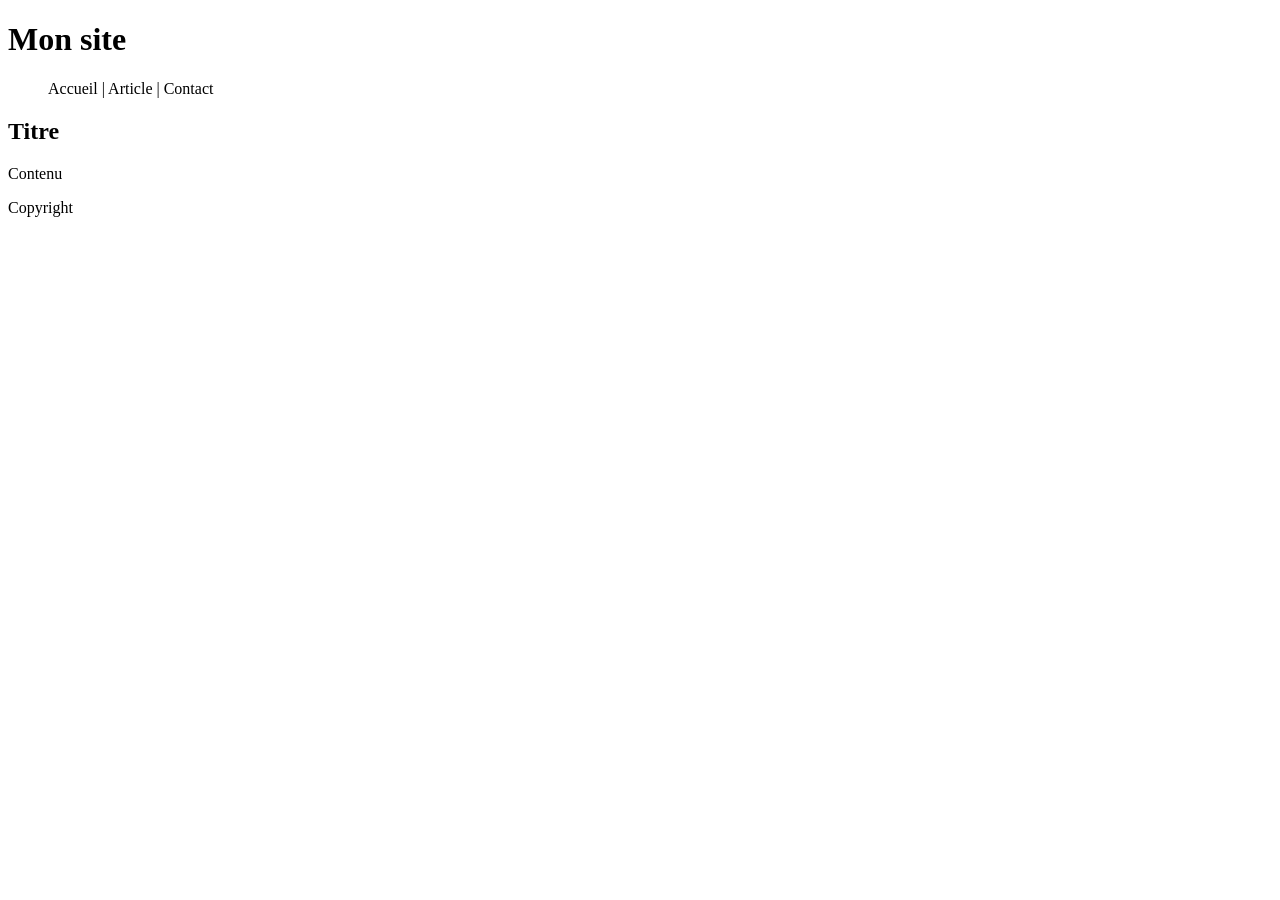
<file: exo.html>
<!DOCTYPE html>
<html lang="en">
<head>
    <meta charset="UTF-8">
    <meta name="viewport" content="width=device-width, initial-scale=1.0">
    <title>Document</title>
</head>
<body>
    <header>
        <h1>Mon site</h1>
    </header>
    <menu>
        <nav>
            Accueil | Article | Contact
        </nav>
    </menu>
    <main>
        <article>
        <h2>
            Titre
        </h2>
        <section>
            <p>
                Contenu
            </p>
        </section>

        </article>
    </main>
    
    <footer>
        <p>Copyright</p>
    </footer>
</body>
</html>
</file>
<file: style.css>
/* Moubine Sekalaoudine — Portfolio (static export) */
:root {
  --noir: #0a0a0a;
  --bone: #f5f1ea;
  --action: #f97316;
  --bg: #0a0a0a;
  --fg: #ffffff;
  --muted: rgba(255, 255, 255, 0.6);
  --muted-40: rgba(255, 255, 255, 0.4);
  --muted-30: rgba(255, 255, 255, 0.3);
  --border-10: rgba(255, 255, 255, 0.1);
  --border-15: rgba(255, 255, 255, 0.15);
  --border-20: rgba(255, 255, 255, 0.2);
}
html.light {
  --bg: #f5f1ea;
  --fg: #0a0a0a;
  --muted: rgba(10, 10, 10, 0.6);
  --muted-40: rgba(10, 10, 10, 0.4);
  --muted-30: rgba(10, 10, 10, 0.3);
  --border-10: rgba(10, 10, 10, 0.1);
  --border-15: rgba(10, 10, 10, 0.15);
  --border-20: rgba(10, 10, 10, 0.2);
}

* { box-sizing: border-box; margin: 0; padding: 0; }
html { scroll-behavior: smooth; }
body {
  background: var(--bg);
  color: var(--fg);
  font-family: "Space Grotesk", ui-sans-serif, system-ui, sans-serif;
  -webkit-font-smoothing: antialiased;
  overflow-x: hidden;
  transition: background-color .4s ease, color .4s ease;
}
::selection { background: var(--action); color: #fff; }
a { color: inherit; text-decoration: none; }
img { display: block; max-width: 100%; }

.font-display { font-family: "Fraunces", ui-serif, Georgia, serif; font-style: italic; }
.action { color: var(--action); }
.bg-action { background: var(--action); }
.muted { color: var(--muted); }
.muted-40 { color: var(--muted-40); }
.muted-30 { color: var(--muted-30); }

.container { max-width: 1200px; margin: 0 auto; padding: 0 1.5rem; }
@media (min-width: 768px) { .container { padding: 0 2.5rem; } }

/* NAV */
.nav {
  position: fixed; top: 0; left: 0; width: 100%;
  z-index: 50; padding: 1.25rem 1.5rem;
  display: flex; justify-content: space-between; align-items: center;
  mix-blend-mode: difference;
}
@media (min-width: 768px) { .nav { padding: 1.5rem 2.5rem; } }
.nav .brand { font-weight: 700; text-transform: uppercase; letter-spacing: -0.02em; font-size: 1.25rem; color: #fff; }
.nav-right { display: flex; align-items: center; gap: 1rem; color: #fff; }
@media (min-width: 768px) { .nav-right { gap: 2rem; } }
.nav-links { display: none; gap: 2rem; font-size: 11px; text-transform: uppercase; letter-spacing: 0.25em; }
@media (min-width: 768px) { .nav-links { display: flex; } }
.nav-links.nav-links-always { display: flex; }
.nav-links a { display: inline-flex; align-items: center; gap: .5rem; opacity: .6; transition: color .2s, opacity .2s; }
.nav-links a:hover, .nav-links a.active { color: var(--action); opacity: 1; }
.nav-links a span.num { color: rgba(249,115,22,.7); }

/* ---------- VIDEO SECTION: FOOTER LINK (same style as nav "Retour") ---------- */
.video-footer-link { margin-top: 2.5rem; display: flex; justify-content: flex-end; }
.video-footer-link a {
  display: inline-flex; align-items: center; gap: .5rem;
  font-size: 11px; text-transform: uppercase; letter-spacing: 0.25em;
  opacity: .6; color: inherit; transition: color .2s, opacity .2s;
}
.video-footer-link a:hover { color: var(--action); opacity: 1; }

.nav-item-productions { position: relative; display: flex; align-items: center; }
.nav-item-productions::after {
  content: "";
  position: absolute; left: 0; right: 0; top: 100%; height: 1rem;
}
.nav-item-productions .nav-cta {
  position: absolute; left: 50%; top: 100%;
  margin-top: .75rem; padding: .4rem 1rem;
  transform: translateX(-50%) translateY(-6px);
  opacity: 0; pointer-events: none; white-space: nowrap;
  text-transform: none; letter-spacing: normal; font-size: .8rem;
  background: var(--noir); color: #fff;
  transition: opacity .25s ease, transform .25s ease;
}
.nav-item-productions:hover .nav-cta {
  opacity: 1; pointer-events: auto; transform: translateX(-50%) translateY(0);
}

.pill {
  display: inline-block;
  font-size: 10px; text-transform: uppercase; letter-spacing: 0.2em;
  border: 1px solid rgba(255,255,255,.2); border-radius: 9999px;
  padding: .35rem .7rem; cursor: pointer; background: transparent; color: inherit;
  transition: border-color .2s, color .2s;
}
.pill:hover { border-color: var(--action); color: var(--action); }
.nav-divider { display: flex; align-items: center; gap: .5rem; }
@media (min-width: 768px) {
  .nav-divider { gap: .75rem; margin-left: 1rem; border-left: 1px solid rgba(255,255,255,.2); padding-left: 1rem; }
}

/* HERO */
.hero {
  position: relative; min-height: 100vh; min-height: 700px;
  display: flex; flex-direction: column; justify-content: center;
  padding: 0 1.5rem; overflow: hidden;
}
@media (min-width: 768px) { .hero { padding: 0 2.5rem; } }
.hero-bg { position: absolute; inset: 0; z-index: 0; transition: transform 1.4s cubic-bezier(.2,.8,.2,1); will-change: transform; }
.hero-bg img { width: 100%; height: 100%; object-fit: cover; opacity: .5; }
.hero-bg::after {
  content: ""; position: absolute; inset: 0;
  background: linear-gradient(to top, var(--bg), transparent 60%);
}
.hero-inner { position: relative; z-index: 10; max-width: 1100px; margin: 0 auto; width: 100%; animation: fadeUp 1s cubic-bezier(.2,.8,.2,1) both; }
.eyebrow { display: block; color: var(--action); text-transform: uppercase; letter-spacing: .3em; font-size: 12px; font-weight: 500; margin-bottom: 1.5rem; }
.hero h1 { font-size: clamp(3.5rem, 11vw, 9rem); line-height: .85; letter-spacing: -.03em; margin-bottom: 2rem; }
.hero p { max-width: 28rem; color: var(--muted); font-weight: 300; font-size: 1.05rem; line-height: 1.6; }
.scroll-cue { position: absolute; bottom: 2.5rem; right: 1.5rem; display: flex; flex-direction: column; align-items: center; gap: .75rem; }
@media (min-width: 768px) { .scroll-cue { right: 2.5rem; } }
.scroll-cue span { font-size: 10px; text-transform: uppercase; letter-spacing: .3em; color: var(--muted-40); writing-mode: vertical-rl; }
.scroll-cue .line { width: 1px; height: 5rem; background: linear-gradient(to bottom, transparent, var(--muted)); animation: pulse 2s ease-in-out infinite; }

/* GRAIN */
.grain { position: relative; }
.grain::after {
  content: ""; position: absolute; inset: 0; pointer-events: none;
  background-image: url("data:image/svg+xml,%3Csvg viewBox='0 0 200 200' xmlns='http://www.w3.org/2000/svg'%3E%3Cfilter id='n'%3E%3CfeTurbulence type='fractalNoise' baseFrequency='0.9' numOctaves='2' stitchTiles='stitch'/%3E%3C/filter%3E%3Crect width='100%25' height='100%25' filter='url(%23n)' opacity='0.5'/%3E%3C/svg%3E");
  opacity: .08; mix-blend-mode: overlay;
}

/* SECTIONS & CONTEXTUAL THEME VARIABLES */
section { padding: 8rem 1.5rem; }
@media (min-width: 768px) { section { padding: 12rem 2.5rem; } }

.bg-noir {
  background: var(--noir);
  color: #fff;
  --muted: rgba(255, 255, 255, 0.6);
  --muted-40: rgba(255, 255, 255, 0.4);
  --muted-30: rgba(255, 255, 255, 0.3);
  --border-15: rgba(255, 255, 255, 0.15);
}
.bg-bone {
  background: var(--bone);
  color: var(--noir);
  --muted: rgba(10, 10, 10, 0.6);
  --muted-40: rgba(10, 10, 10, 0.4);
  --muted-30: rgba(10, 10, 10, 0.3);
  --border-15: rgba(10, 10, 10, 0.15);
}
html.light .bg-noir {
  background: var(--bone);
  color: var(--noir);
  --muted: rgba(10, 10, 10, 0.6);
  --muted-40: rgba(10, 10, 10, 0.4);
  --muted-30: rgba(10, 10, 10, 0.3);
  --border-15: rgba(10, 10, 10, 0.15);
}
html.light .bg-bone {
  background: var(--noir);
  color: #fff;
  --muted: rgba(255, 255, 255, 0.6);
  --muted-40: rgba(255, 255, 255, 0.4);
  --muted-30: rgba(255, 255, 255, 0.3);
  --border-15: rgba(255, 255, 255, 0.15);
}

.section-tag { display: block; font-size: 10px; text-transform: uppercase; letter-spacing: .3em; color: var(--muted-40); margin-bottom: 1.5rem; }
.section-title { font-size: clamp(3rem, 7vw, 5rem); line-height: .9; }
h2.section-title { margin-bottom: 0; }

/* ABOUT */
.about { border-top: 1px solid var(--border-15); }
.about-grid { display: grid; gap: 4rem; }
@media (min-width: 768px) { .about-grid { grid-template-columns: 1fr 1fr; gap: 6rem; align-items: start; } }
.about p { font-size: 1.1rem; color: var(--muted); font-weight: 300; line-height: 1.6; max-width: 28rem; }
.skills { list-style: none; display: flex; flex-wrap: wrap; gap: .75rem; }
.skills li {
  border: 1px solid var(--border-15); border-radius: 9999px;
  padding: .5rem 1.25rem; font-size: .9rem; letter-spacing: .03em;
  transition: border-color .2s, color .2s;
}
.skills li:hover { border-color: var(--action); color: var(--action); }

.skill-rainbow { position: relative; border-color: var(--border-15); }
.skill-rainbow::before {
  content: "";
  position: absolute;
  inset: -1px;
  border-radius: 9999px;
  padding: 1px;
  background-image: linear-gradient(90deg, #ff3b3b, #ff9d3b, #ffe63b, #4ade80, #38bdf8, #818cf8, #e879f9, #ff3b3b);
  background-size: 300% 100%;
  -webkit-mask: linear-gradient(#fff 0 0) content-box, linear-gradient(#fff 0 0);
  -webkit-mask-composite: xor;
  mask: linear-gradient(#fff 0 0) content-box, linear-gradient(#fff 0 0);
  mask-composite: exclude;
  opacity: 0;
  transition: opacity .2s ease;
  animation: rainbow-slide 4s linear infinite;
  pointer-events: none;
}
.skill-rainbow:hover { border-color: transparent; }
.skill-rainbow:hover::before { opacity: 1; }
.skill-rainbow:hover span {
  background-image: linear-gradient(90deg, #ff3b3b, #ff9d3b, #ffe63b, #4ade80, #38bdf8, #818cf8, #e879f9, #ff3b3b);
  background-size: 300% 100%;
  -webkit-background-clip: text;
  background-clip: text;
  color: transparent;
  animation: rainbow-slide 4s linear infinite;
}
@keyframes rainbow-slide {
  from { background-position: 0% 50%; }
  to { background-position: 300% 50%; }
}

/* WORKS (index) */
.works-head { margin-bottom: 5rem; }
.works-head-flex { display: flex; align-items: flex-end; justify-content: space-between; gap: 1.5rem; flex-wrap: wrap; }
.works-head p { max-width: 28rem; font-size: .95rem; line-height: 1.6; color: var(--muted); }
.works-grid { display: grid; grid-template-columns: 1fr; gap: 6rem 3rem; }
@media (min-width: 768px) { .works-grid { grid-template-columns: 1fr 1fr; gap: 8rem 3rem; } }
.work-card { cursor: pointer; }
.work-card .img-wrap { position: relative; overflow: hidden; margin-bottom: 1.5rem; background: rgba(128,128,128,.12); aspect-ratio: 4/5; }
.work-card img { width: 100%; height: 100%; object-fit: cover; transition: transform 1.2s cubic-bezier(.2,.8,.2,1); }
.work-card:hover img { transform: scale(1.05); }
.aspect-34 { aspect-ratio: 3/4; }
.aspect-video { aspect-ratio: 16/9; }
.aspect-square { aspect-ratio: 1/1; }
.aspect-45 { aspect-ratio: 4/5; }
.work-meta { display: flex; justify-content: space-between; align-items: flex-start; gap: 1rem; }
.work-meta h3 { font-size: 1.7rem; margin-bottom: .25rem; }
.work-meta p { font-size: .9rem; color: var(--muted); }
.project-link {
  display: inline-block; font-size: .8rem; text-transform: uppercase; letter-spacing: .15em;
  color: var(--action); border-bottom: 1px solid var(--action); padding-bottom: 2px; margin: .35rem 0 .5rem;
}
.tag { font-size: 10px; font-weight: 700; border: 1px solid var(--border-15); border-radius: 9999px; padding: .25rem .75rem; letter-spacing: .15em; }
.tag-year { font-size: 10px; text-transform: uppercase; letter-spacing: .2em; color: var(--muted-40); margin-top: .25rem; }
.offset-pt { padding-top: 0; }
@media (min-width: 768px) { .offset-pt { padding-top: 12rem; } }

.see-more { margin-top: 4rem; display: flex; justify-content: flex-end; }
.see-more a {
  display: inline-flex; align-items: center; gap: .75rem;
  font-size: 11px; text-transform: uppercase; letter-spacing: .3em;
  border: 1px solid var(--border-15); border-radius: 9999px;
  padding: .85rem 1.25rem; transition: background .25s, color .25s;
}
.see-more a:hover { background: var(--noir); color: var(--bone); }
html.light .bg-bone .see-more a:hover { background: var(--bone); color: var(--noir); }

/* MARQUEE */
.marquee { background: var(--action); padding: 1.25rem 0; overflow: hidden; border-top: 1px solid rgba(255,255,255,.1); border-bottom: 1px solid rgba(255,255,255,.1); }
.marquee-track { display: flex; gap: 5rem; white-space: nowrap; animation: marquee 28s linear infinite; }
.marquee-track span { font-family: "Fraunces", serif; font-style: italic; font-size: clamp(1.2rem, 4vw, 2.75rem); color: #fff; text-transform: uppercase; }

/* CONTACT */
.contact { padding-top: 8rem; padding-bottom: 3rem; text-align: center; }
@media (min-width: 768px) { .contact { padding-top: 12rem; } }
.contact .inner { max-width: 1200px; margin: 0 auto; display: flex; flex-direction: column; align-items: center; }
.contact h2 { font-size: clamp(3rem, 9vw, 6rem); line-height: .9; margin-bottom: 3rem; }
.contact .underline-action { color: var(--action); text-decoration: underline; text-underline-offset: 12px; text-decoration-thickness: 1px; }
.contact .email {
  font-family: "Fraunces", serif; font-style: italic;
  font-size: 1.4rem; border-bottom: 1px solid var(--border-15);
  padding-bottom: .5rem; margin-bottom: 4rem; transition: color .2s, border-color .2s;
}
.contact .email:hover { color: var(--action); border-color: var(--action); }
.socials { display: flex; flex-wrap: wrap; justify-content: center; gap: 2.5rem; margin-bottom: 8rem; font-size: 11px; text-transform: uppercase; letter-spacing: .3em; }
.socials a { border-bottom: 1px solid var(--border-15); padding-bottom: .5rem; transition: color .2s; }
.socials a:hover { color: var(--action); }
.foot-row { width: 100%; display: flex; justify-content: space-between; align-items: center; font-size: 10px; color: var(--muted-30); text-transform: uppercase; letter-spacing: .3em; }
.contact p.tagline { color: var(--muted); max-width: 24rem; margin-bottom: 3rem; }

/* PRODUCTIONS PAGE */
.page-header { padding-top: 10rem; padding-bottom: 5rem; border-bottom: 1px solid var(--border-15); }
@media (min-width: 768px) { .page-header { padding-top: 14rem; padding-bottom: 7rem; } }
.page-header h1 { font-size: clamp(3.5rem, 11vw, 9rem); line-height: .85; letter-spacing: -.03em; }
.page-header p { margin-top: 2.5rem; max-width: 36rem; color: var(--muted); font-weight: 300; font-size: 1.05rem; line-height: 1.6; }
.cat-head { display: flex; align-items: flex-end; justify-content: space-between; gap: 1.5rem; flex-wrap: wrap; margin-bottom: 4rem; }
@media (min-width: 768px) { .cat-head { margin-bottom: 6rem; } }
.cat-grid { display: grid; grid-template-columns: 1fr; gap: 4rem 2rem; }
@media (min-width: 768px) { .cat-grid { grid-template-columns: 1fr 1fr; } }
@media (min-width: 1024px) { .cat-grid { grid-template-columns: 1fr 1fr 1fr; } }
.cat-card .img-wrap { position: relative; overflow: hidden; margin-bottom: 1.25rem; background: #111; aspect-ratio: 4/5; }
.cat-card img { width: 100%; height: 100%; object-fit: cover; transition: transform 1.2s cubic-bezier(.2,.8,.2,1); }
.cat-card:hover img { transform: scale(1.05); }
.cat-card .meta { display: flex; justify-content: space-between; align-items: flex-start; gap: 1rem; }
.cat-card h3 { font-size: 1.4rem; margin-bottom: .25rem; }
.cat-card .meta p { font-size: .85rem; color: var(--muted); }
.cat-card .year { font-size: 10px; text-transform: uppercase; letter-spacing: .2em; color: var(--muted-40); border: 1px solid var(--border-15); border-radius: 9999px; padding: .25rem .75rem; }

.pro-context { max-width: 42rem; margin: 2.5rem 0 3.5rem; font-size: 1rem; color: var(--muted); font-weight: 300; line-height: 1.7; }
.pro-video-grid { margin-bottom: 4rem; }

/* ---------- SCHOOL SECTION: WORK IN PROGRESS BLUR ---------- */
.school-wip { position: relative; }
.school-blur { filter: blur(10px); pointer-events: none; user-select: none; }
.school-wip-overlay {
  position: absolute; inset: 0; z-index: 5;
  display: flex; flex-direction: column; align-items: center; justify-content: center;
  text-align: center; gap: .85rem; padding: 2rem;
  background: rgba(0,0,0,.45);
}
html.light .school-wip-overlay { background: rgba(255,255,255,.6); }
.school-wip-title {
  font-size: 11px;
  text-transform: uppercase; letter-spacing: .3em;
  color: inherit;
}
.school-wip-overlay p {
  max-width: 26rem; font-size: .9rem; color: var(--muted); font-weight: 300; line-height: 1.6;
}

/* VIDEO GALLERY (asymmetric mosaic) */
.video-grid { display: grid; grid-template-columns: 1fr; gap: 1rem; }
@media (min-width: 768px) { .video-grid { grid-template-columns: repeat(6, 1fr); gap: 1.5rem; } }
.video-tile { margin: 0; }
@media (min-width: 768px) {
  .v-span-2 { grid-column: span 2; }
  .v-span-3 { grid-column: span 3; }
  .v-span-4 { grid-column: span 4; }
  .v-span-6 { grid-column: span 6; }
}
.v-wrap {
  position: relative; overflow: hidden; background: rgba(128,128,128,.08);
  border: 1px solid transparent; transition: border-color .3s ease;
}
.video-tile:hover .v-wrap { border-color: var(--action); }
.v-aspect-portrait { aspect-ratio: 9/16; }
.v-aspect-landscape { aspect-ratio: 16/9; }
.v-frame { position: absolute; inset: 0; width: 100%; height: 100%; border: 0; }
iframe.v-frame { display: block; }
.v-num {
  position: absolute; top: .85rem; left: .85rem; z-index: 2;
  width: 2.1rem; height: 2.1rem; border-radius: 9999px;
  background: var(--action); color: #fff;
  display: flex; align-items: center; justify-content: center;
  font-family: "Fraunces", serif; font-style: italic; font-size: .9rem;
  pointer-events: none;
}
.v-cap { margin-top: 1rem; display: flex; justify-content: space-between; align-items: flex-start; gap: 1rem; }
.v-cap h3 { font-size: 1.15rem; font-style: italic; margin-bottom: .25rem; color: inherit; }
.v-cap p { font-size: .75rem; color: var(--muted); }
.v-cap .year { font-size: 10px; text-transform: uppercase; letter-spacing: .2em; color: var(--muted-40); border: 1px solid var(--border-15); border-radius: 9999px; padding: .25rem .75rem; flex-shrink: 0; }

/* PHOTO GALLERY */
.photo-grid { display: grid; grid-template-columns: 1fr 1fr; gap: .75rem; }
@media (min-width: 768px) { .photo-grid { grid-template-columns: repeat(3,1fr); gap: 1rem; } }
@media (min-width: 1024px) { .photo-grid { grid-template-columns: repeat(4,1fr); } }
.photo-tile {
  position: relative; overflow: hidden;
  background: rgba(128,128,128,.04);
  display: flex; flex-direction: column; align-items: center; justify-content: center;
  border: 1px dashed var(--border-15);
  color: var(--muted-40);
}
.photo-tile.f-45 { aspect-ratio: 4/5; }
.photo-tile.f-sq { aspect-ratio: 1/1; }
.photo-tile.f-34 { aspect-ratio: 3/4; }
.photo-tile .num { font-family: "Fraunces", serif; font-style: italic; font-size: 1.5rem; margin-bottom: .25rem; }
.photo-tile .soon { font-size: 9px; text-transform: uppercase; letter-spacing: .3em; text-align: center; padding: 0 .5rem; }

/* BACK HOME */
.back-home { padding: 5rem 1.5rem; border-top: 1px solid var(--border-15); }
.back-home .inner { max-width: 1200px; margin: 0 auto; display: flex; flex-direction: column; align-items: center; gap: 1.5rem; text-align: center; }
.back-home a { font-family: "Fraunces", serif; font-style: italic; font-size: 1.75rem; border-bottom: 1px solid var(--border-15); padding-bottom: .5rem; transition: color .2s, border-color .2s; color: inherit; }
.back-home a:hover { color: var(--action); border-color: var(--action); }
.back-home .copyright { font-size: 10px; text-transform: uppercase; letter-spacing: .3em; color: var(--muted-40); }

/* REVEAL */
.reveal { opacity: 0; transform: translateY(28px); transition: opacity 1s cubic-bezier(.2,.8,.2,1), transform 1s cubic-bezier(.2,.8,.2,1); }
.reveal.visible { opacity: 1; transform: translateY(0); }

@keyframes fadeUp { from { opacity: 0; transform: translateY(24px); } to { opacity: 1; transform: translateY(0); } }
@keyframes marquee { from { transform: translateX(0); } to { transform: translateX(-50%); } }
@keyframes pulse { 0%,100% { opacity: 1; } 50% { opacity: .4; } }

/* ---------- PROJECT LIGHTBOX ---------- */
.js-project { cursor: pointer; }
.tile-catch {
  position: absolute; inset: 0; z-index: 3;
  display: flex; align-items: flex-end; justify-content: flex-end;
  padding: .85rem;
  background: rgba(0,0,0,0); transition: background .3s ease;
}
.video-tile .tile-catch:hover, .cat-card .tile-catch:hover, .work-card .tile-catch:hover { background: rgba(0,0,0,.25); }
.tile-catch svg {
  width: 2.1rem; height: 2.1rem; padding: .55rem; border-radius: 9999px;
  background: rgba(255,255,255,.12); backdrop-filter: blur(6px);
  fill: none; stroke: #fff; stroke-width: 1.6; opacity: 0; transform: scale(.7);
  transition: opacity .25s ease, transform .25s ease, background .25s ease;
}
.video-tile .tile-catch:hover svg, .cat-card .tile-catch:hover svg, .work-card .tile-catch:hover svg {
  opacity: 1; transform: scale(1); background: var(--action);
}

.lightbox {
  position: fixed; inset: 0; z-index: 100;
  display: flex; align-items: center; justify-content: center;
  opacity: 0; visibility: hidden; pointer-events: none;
  transition: opacity .35s ease, visibility 0s linear .35s;
  padding: 2.5rem;
}
.lightbox.is-open {
  opacity: 1; visibility: visible; pointer-events: auto;
  transition: opacity .35s ease, visibility 0s linear 0s;
}
.lightbox-overlay {
  position: absolute; inset: 0;
  background: rgba(0,0,0,.75); backdrop-filter: blur(6px);
}
html.light .lightbox-overlay { background: rgba(10,10,10,.55); }
.lightbox-panel {
  position: relative; z-index: 2;
  display: grid; grid-template-columns: minmax(0, 1.6fr) minmax(280px, 1fr);
  gap: 3rem; align-items: center;
  width: 100%; max-width: 1400px; max-height: 94vh;
  background: var(--bg); border: 1px solid var(--border-15);
  padding: 2.5rem; overflow: auto;
  transform: translateY(16px) scale(.98); opacity: 0;
  transition: transform .35s cubic-bezier(.2,.8,.2,1), opacity .35s ease;
}
.lightbox.is-open .lightbox-panel { transform: translateY(0) scale(1); opacity: 1; }
.lightbox-close {
  position: absolute; top: 1.25rem; right: 1.25rem; z-index: 3;
  width: 2.5rem; height: 2.5rem; border-radius: 9999px; border: 1px solid var(--border-15);
  background: transparent; display: flex; align-items: center; justify-content: center;
  cursor: pointer; transition: border-color .2s ease, color .2s ease;
  color: var(--fg);
}
.lightbox-close:hover { border-color: var(--action); color: var(--action); }
.lightbox-close svg { width: 1rem; height: 1rem; fill: none; stroke: currentColor; stroke-width: 1.6; }
.lightbox-media {
  position: relative; width: 100%; background: #000;
  overflow: hidden; aspect-ratio: 16/9;
}
.lightbox-media.is-portrait { aspect-ratio: 9/16; max-width: 420px; margin: 0 auto; }
.lightbox-media iframe, .lightbox-media img {
  position: absolute; inset: 0; width: 100%; height: 100%; border: 0; object-fit: cover;
}
.lightbox-media.is-contain img { object-fit: contain; }
.lightbox-media.is-light { background: var(--bone); }
.lightbox-info h2 { font-size: clamp(1.8rem, 3vw, 2.6rem); margin: 1rem 0 1.5rem; }
.lightbox-desc {
  font-size: .95rem; line-height: 1.8; color: var(--muted); font-weight: 300;
  white-space: pre-line; margin-bottom: 1.5rem;
}
.lightbox-info .year {
  font-size: 10px; text-transform: uppercase; letter-spacing: .2em; color: var(--muted-40);
  border: 1px solid var(--border-15); border-radius: 9999px; padding: .25rem .75rem;
}
@media (max-width: 900px) {
  .lightbox { padding: 1.25rem; }
  .lightbox-panel { grid-template-columns: 1fr; max-height: 92vh; padding: 1.5rem; gap: 1.5rem; }
  .lightbox-media.is-portrait { max-width: 260px; }
}
body.lightbox-open { overflow: hidden; }

/* ---------- PENDING / EMPTY SHELL TILES ---------- */
.v-pending-wrap {
  background: transparent !important; border: 1px dashed var(--border-15) !important;
}
.v-pending-hint {
  position: absolute; inset: 0; z-index: 2;
  display: flex; flex-direction: column; align-items: center; justify-content: center;
  gap: .6rem; color: var(--muted-40);
}
.v-pending-hint svg {
  width: 2rem; height: 2rem; fill: none; stroke: currentColor; stroke-width: 1.3;
}
.v-pending-hint span { font-size: 9px; text-transform: uppercase; letter-spacing: .3em; }
.video-pending .v-num { background: transparent; border: 1px solid var(--border-15); color: var(--muted-40); }
.lightbox-media.is-pending {
  background: rgba(128,128,128,.05);
  display: flex; flex-direction: column; align-items: center; justify-content: center; gap: .85rem;
  border: 1px dashed var(--border-15);
  color: var(--muted-40);
}
.lightbox-media.is-pending svg { width: 2.5rem; height: 2.5rem; fill: none; stroke: currentColor; stroke-width: 1.2; }
.lightbox-media.is-pending span { font-size: 10px; text-transform: uppercase; letter-spacing: .3em; }

/* ---------- PAGE VISION (MENU LATÉRAL & LAYOUT) ---------- */

/* Ajustements pour le conteneur principal */
.vision-sections {
  width: 100%;
}
@media (min-width: 1024px) {
  /* Réserve la place pour le menu latéral (à droite) sans rogner le fond des sections */
  .vision-sections .container {
    padding-right: 200px;
  }
}

/* Intro GIF & Texte */
.intro-vision {
  display: grid;
  gap: 3rem;
  margin-top: 4rem;
  align-items: center;
}
@media (min-width: 768px) {
  .intro-vision {
    grid-template-columns: 1.2fr 1fr;
    gap: 5rem;
  }
}
.intro-vision-text p {
  color: var(--muted);
  font-weight: 300;
  font-size: 1.1rem;
  line-height: 1.7;
  margin-bottom: 1.5rem;
}
.intro-vision-media img {
  width: 100%;
  border-radius: 4px;
  background: rgba(255,255,255,0.02);
}

/* Sidebar Fixe (Desktop) */
.vision-sidebar {
  display: none;
}
@media (min-width: 1024px) {
  .vision-sidebar {
    display: block;
    position: fixed;
    top: 50%;
    right: 2.5rem;
    transform: translateY(-50%);
    z-index: 40;
    background: transparent;
    mix-blend-mode: difference; /* S'adapte aux fonds clairs et sombres */
    color: #fff;
  }
}
.vision-nav-links {
  display: flex;
  flex-direction: column;
  gap: 1.5rem;
  list-style: none;
}

/* Liens du menu d'ancrage (Desktop & Mobile) */
.vision-link {
  font-size: 11px;
  text-transform: uppercase;
  letter-spacing: 0.25em;
  opacity: 0.4;
  transition: opacity 0.3s ease, color 0.3s ease;
  display: flex;
  align-items: center;
  gap: 0.75rem;
}
.vision-link::before {
  content: "";
  width: 0;
  height: 1px;
  background: currentColor;
  transition: width 0.3s ease;
}
.vision-link:hover, .vision-link.active {
  opacity: 1;
  color: var(--action);
}
@media (min-width: 1024px) {
  .vision-link.active::before {
    width: 1.5rem;
    background: var(--action);
  }
}

/* Menu horizontal (Mobile) */
.vision-mobile-nav {
  position: sticky;
  top: 70px; /* Juste en dessous du header principal */
  z-index: 45;
  background: var(--bg);
  border-bottom: 1px solid var(--border-15);
  padding: 1rem 1.5rem;
  display: flex;
  gap: 1.5rem;
  overflow-x: auto;
  white-space: nowrap;
  transition: background-color .4s ease;
}
.vision-mobile-nav::-webkit-scrollbar {
  display: none; /* Cache la barre de scroll disgracieuse sur mobile */
}
@media (min-width: 1024px) {
  .vision-mobile-nav {
    display: none;
  }
}
/* ---------- POP-UP PHOTO MINIMALISTE ---------- */
.lightbox.is-photo .lightbox-panel {
  grid-template-columns: 1fr; /* Supprime la colonne de texte */
  max-width: 900px;
  gap: 1.25rem;
  text-align: center;
  justify-items: center;
  padding: 2rem;
}
.lightbox.is-photo .lightbox-media {
  aspect-ratio: auto;
  background: transparent;
  max-height: 75vh;
  display: flex;
  justify-content: center;
}
.lightbox.is-photo .lightbox-media img {
  position: static;
  width: auto;
  height: auto;
  max-width: 100%;
  max-height: 75vh;
  object-fit: contain; /* Empêche l'image d'être rognée */
}
/* Masque les catégories, descriptions et années */
.lightbox.is-photo #lightboxCat,
.lightbox.is-photo #lightboxDesc,
.lightbox.is-photo #lightboxYear {
  display: none;
}
.lightbox.is-photo .lightbox-info h2 {
  margin: 0;
  font-size: 1.5rem;
}
/* ---------- CARTES MÉDIA : VARIANTES (bannière large, GIF sur fond clair) ---------- */
.cat-card.cat-wide { grid-column: 1 / -1; }
.cat-card.cat-wide .img-wrap { aspect-ratio: 4 / 1; background: transparent; }
.cat-card .img-wrap.img-contain img { object-fit: contain; }
.cat-card .img-wrap.img-light { background: var(--bone); }
.cat-card.cat-wide img { object-fit: contain; }

/* ---------- PHOTOS : tuiles avec image (le texte "à venir" reste en secours si l'image manque) ---------- */
.photo-tile.has-photo { cursor: pointer; }
.photo-tile.has-photo img {
  position: absolute; inset: 0; width: 100%; height: 100%; object-fit: cover;
  z-index: 1; transition: transform 1.2s cubic-bezier(.2,.8,.2,1);
}
.photo-tile.has-photo:hover img { transform: scale(1.05); }

/* Aperçu vidéo dans la grille de l'accueil (format 16:9 au lieu de 4:5) */
.work-card .img-wrap.is-video { aspect-ratio: 16 / 9; background: #000; }

/* Accueil : le texte d'intro occupe l'espace au-dessus de la 2e tuile (remplace le décalage .offset-pt) */
.works-col-right { display: contents; }
.works-intro { order: -1; max-width: 28rem; font-size: .95rem; line-height: 1.6; color: var(--muted); }
@media (min-width: 768px) {
  .works-col-right { display: flex; flex-direction: column; }
  .works-intro { order: 0; min-height: 12rem; display: flex; align-items: flex-start; padding-bottom: 2rem; }
}

/* Projets Pro : le lecteur Drive est mis en page plus grand puis réduit, pour ne pas être rogné dans les petites tuiles */
.pro-video-grid .v-frame { width: 160%; height: 160%; transform: scale(.625); transform-origin: 0 0; }
</file>
<file: styles.css>
/* Moubine Sekalaoudine — Portfolio (static export) */
:root {
  --noir: #0a0a0a;
  --bone: #f5f1ea;
  --action: #f97316;
  --bg: #0a0a0a;
  --fg: #ffffff;
  --muted: rgba(255, 255, 255, 0.6);
  --muted-40: rgba(255, 255, 255, 0.4);
  --muted-30: rgba(255, 255, 255, 0.3);
  --border-10: rgba(255, 255, 255, 0.1);
  --border-15: rgba(255, 255, 255, 0.15);
  --border-20: rgba(255, 255, 255, 0.2);
}
html.light {
  --bg: #f5f1ea;
  --fg: #0a0a0a;
  --muted: rgba(10, 10, 10, 0.6);
  --muted-40: rgba(10, 10, 10, 0.4);
  --muted-30: rgba(10, 10, 10, 0.3);
  --border-10: rgba(10, 10, 10, 0.1);
  --border-15: rgba(10, 10, 10, 0.15);
  --border-20: rgba(10, 10, 10, 0.2);
}

* { box-sizing: border-box; margin: 0; padding: 0; }
html { scroll-behavior: smooth; }
body {
  background: var(--bg);
  color: var(--fg);
  font-family: "Space Grotesk", ui-sans-serif, system-ui, sans-serif;
  -webkit-font-smoothing: antialiased;
  overflow-x: hidden;
  transition: background-color .4s ease, color .4s ease;
}
::selection { background: var(--action); color: #fff; }
a { color: inherit; text-decoration: none; }
img { display: block; max-width: 100%; }

.font-display { font-family: "Fraunces", ui-serif, Georgia, serif; font-style: italic; }
.action { color: var(--action); }
.bg-action { background: var(--action); }
.muted { color: var(--muted); }
.muted-40 { color: var(--muted-40); }
.muted-30 { color: var(--muted-30); }

.container { max-width: 1200px; margin: 0 auto; padding: 0 1.5rem; }
@media (min-width: 768px) { .container { padding: 0 2.5rem; } }

/* NAV */
.nav {
  position: fixed; top: 0; left: 0; width: 100%;
  z-index: 50; padding: 1.5rem;
  display: flex; justify-content: space-between; align-items: center;
  mix-blend-mode: difference;
}
@media (min-width: 768px) { .nav { padding: 1.5rem 2.5rem; } }
.nav .brand { font-weight: 700; text-transform: uppercase; letter-spacing: -0.02em; font-size: 1.25rem; color: #fff; }
.nav-right { display: none; align-items: center; gap: 2rem; color: #fff; }
@media (min-width: 768px) { .nav-right { display: flex; } }
.nav-links { display: flex; gap: 2rem; font-size: 11px; text-transform: uppercase; letter-spacing: 0.25em; }
.nav-links a { display: inline-flex; align-items: center; gap: .5rem; opacity: .6; transition: color .2s, opacity .2s; }
.nav-links a:hover, .nav-links a.active { color: var(--action); opacity: 1; }
.nav-links a span.num { color: rgba(249,115,22,.7); }

.nav-item-productions { position: relative; display: flex; align-items: center; }
.nav-item-productions::after {
  content: "";
  position: absolute; left: 0; right: 0; top: 100%; height: 1rem;
}
.nav-item-productions .nav-cta {
  position: absolute; left: 50%; top: 100%;
  margin-top: .75rem; padding: .4rem 1rem;
  transform: translateX(-50%) translateY(-6px);
  opacity: 0; pointer-events: none; white-space: nowrap;
  text-transform: none; letter-spacing: normal; font-size: .8rem;
  background: var(--bg);
  transition: opacity .25s ease, transform .25s ease;
}
.nav-item-productions:hover .nav-cta {
  opacity: 1; pointer-events: auto; transform: translateX(-50%) translateY(0);
}

.pill {
  display: inline-block;
  font-size: 10px; text-transform: uppercase; letter-spacing: 0.2em;
  border: 1px solid rgba(255,255,255,.2); border-radius: 9999px;
  padding: .35rem .7rem; cursor: pointer; background: transparent; color: inherit;
  transition: border-color .2s, color .2s;
}
.pill:hover { border-color: var(--action); color: var(--action); }
.nav-divider { display: flex; align-items: center; gap: .75rem; margin-left: 1rem; border-left: 1px solid rgba(255,255,255,.2); padding-left: 1rem; }

/* HERO */
.hero {
  position: relative; min-height: 100vh; min-height: 700px;
  display: flex; flex-direction: column; justify-content: center;
  padding: 0 1.5rem; overflow: hidden;
}
@media (min-width: 768px) { .hero { padding: 0 2.5rem; } }
.hero-bg { position: absolute; inset: 0; z-index: 0; transition: transform 1.4s cubic-bezier(.2,.8,.2,1); will-change: transform; }
.hero-bg img { width: 100%; height: 100%; object-fit: cover; opacity: .5; }
.hero-bg::after {
  content: ""; position: absolute; inset: 0;
  background: linear-gradient(to top, var(--noir), rgba(10,10,10,.4) 40%, rgba(10,10,10,.6));
}
.hero-inner { position: relative; z-index: 10; max-width: 1100px; margin: 0 auto; width: 100%; animation: fadeUp 1s cubic-bezier(.2,.8,.2,1) both; }
.eyebrow { display: block; color: var(--action); text-transform: uppercase; letter-spacing: .3em; font-size: 12px; font-weight: 500; margin-bottom: 1.5rem; }
.hero h1 { font-size: clamp(3.5rem, 11vw, 9rem); line-height: .85; letter-spacing: -.03em; margin-bottom: 2rem; }
.hero p { max-width: 28rem; color: rgba(255,255,255,.6); font-weight: 300; font-size: 1.05rem; line-height: 1.6; }
.scroll-cue { position: absolute; bottom: 2.5rem; right: 1.5rem; display: flex; flex-direction: column; align-items: center; gap: .75rem; }
@media (min-width: 768px) { .scroll-cue { right: 2.5rem; } }
.scroll-cue span { font-size: 10px; text-transform: uppercase; letter-spacing: .3em; color: rgba(255,255,255,.4); writing-mode: vertical-rl; }
.scroll-cue .line { width: 1px; height: 5rem; background: linear-gradient(to bottom, transparent, rgba(255,255,255,.5)); animation: pulse 2s ease-in-out infinite; }

/* GRAIN */
.grain { position: relative; }
.grain::after {
  content: ""; position: absolute; inset: 0; pointer-events: none;
  background-image: url("data:image/svg+xml,%3Csvg viewBox='0 0 200 200' xmlns='http://www.w3.org/2000/svg'%3E%3Cfilter id='n'%3E%3CfeTurbulence type='fractalNoise' baseFrequency='0.9' numOctaves='2' stitchTiles='stitch'/%3E%3C/filter%3E%3Crect width='100%25' height='100%25' filter='url(%23n)' opacity='0.5'/%3E%3C/svg%3E");
  opacity: .08; mix-blend-mode: overlay;
}

/* SECTIONS */
section { padding: 8rem 1.5rem; }
@media (min-width: 768px) { section { padding: 12rem 2.5rem; } }
.section-tag { display: block; font-size: 10px; text-transform: uppercase; letter-spacing: .3em; color: var(--muted-40); margin-bottom: 1.5rem; }
.section-title { font-size: clamp(3rem, 7vw, 5rem); line-height: .9; }
h2.section-title { margin-bottom: 0; }

.bg-noir { background: var(--noir); color: #fff; }
.bg-bone { background: var(--bone); color: var(--noir); }
html.light .bg-noir { background: var(--bone); color: var(--noir); }
html.light .bg-bone { background: var(--noir); color: #fff; }

/* ABOUT */
.about { border-top: 1px solid rgba(255,255,255,.05); }
html.light .about { border-top-color: rgba(10,10,10,.05); }
.about-grid { display: grid; gap: 4rem; }
@media (min-width: 768px) { .about-grid { grid-template-columns: 1fr 1fr; gap: 6rem; align-items: start; } }
.about p { font-size: 1.1rem; color: var(--muted); font-weight: 300; line-height: 1.6; max-width: 28rem; }
.skills { list-style: none; display: flex; flex-wrap: wrap; gap: .75rem; }
.skills li {
  border: 1px solid var(--border-15); border-radius: 9999px;
  padding: .5rem 1.25rem; font-size: .9rem; letter-spacing: .03em;
  transition: border-color .2s, color .2s;
}
.skills li:hover { border-color: var(--action); color: var(--action); }
 
.skill-rainbow { position: relative; border-color: var(--border-15); }
.skill-rainbow::before {
  content: "";
  position: absolute;
  inset: -1px;
  border-radius: 9999px;
  padding: 1px;
  background-image: linear-gradient(90deg, #ff3b3b, #ff9d3b, #ffe63b, #4ade80, #38bdf8, #818cf8, #e879f9, #ff3b3b);
  background-size: 300% 100%;
  -webkit-mask: linear-gradient(#fff 0 0) content-box, linear-gradient(#fff 0 0);
  -webkit-mask-composite: xor;
  mask: linear-gradient(#fff 0 0) content-box, linear-gradient(#fff 0 0);
  mask-composite: exclude;
  opacity: 0;
  transition: opacity .2s ease;
  animation: rainbow-slide 4s linear infinite;
  pointer-events: none;
}
.skill-rainbow:hover { border-color: transparent; }
.skill-rainbow:hover::before { opacity: 1; }
.skill-rainbow:hover span {
  background-image: linear-gradient(90deg, #ff3b3b, #ff9d3b, #ffe63b, #4ade80, #38bdf8, #818cf8, #e879f9, #ff3b3b);
  background-size: 300% 100%;
  -webkit-background-clip: text;
  background-clip: text;
  color: transparent;
  animation: rainbow-slide 4s linear infinite;
}
@keyframes rainbow-slide {
  from { background-position: 0% 50%; }
  to { background-position: 300% 50%; }
}
 
/* WORKS (index) */
.works-head { margin-bottom: 5rem; }
.works-head-flex { display: flex; align-items: flex-end; justify-content: space-between; gap: 1.5rem; flex-wrap: wrap; }
.works-head p { max-width: 28rem; font-size: .95rem; line-height: 1.6; color: rgba(10,10,10,.6); }
html.light .bg-bone .works-head p { color: rgba(255,255,255,.6); }
.works-grid { display: grid; grid-template-columns: 1fr; gap: 6rem 3rem; }
@media (min-width: 768px) { .works-grid { grid-template-columns: 1fr 1fr; gap: 8rem 3rem; } }
.work-card { cursor: pointer; }
.work-card .img-wrap { overflow: hidden; margin-bottom: 1.5rem; background: #e5e5e5; }
.work-card img { width: 100%; object-fit: cover; transition: transform 1.2s cubic-bezier(.2,.8,.2,1); }
.work-card:hover img { transform: scale(1.05); }
.aspect-34 { aspect-ratio: 3/4; }
.aspect-video { aspect-ratio: 16/9; }
.aspect-square { aspect-ratio: 1/1; }
.aspect-45 { aspect-ratio: 4/5; }
.work-meta { display: flex; justify-content: space-between; align-items: flex-start; gap: 1rem; }
.work-meta h3 { font-size: 1.7rem; margin-bottom: .25rem; }
.work-meta p { font-size: .9rem; color: rgba(10,10,10,.6); }
html.light .bg-bone .work-meta p { color: rgba(255,255,255,.6); }
.tag { font-size: 10px; font-weight: 700; border: 1px solid rgba(10,10,10,.15); border-radius: 9999px; padding: .25rem .75rem; letter-spacing: .15em; }
.tag-year { font-size: 10px; text-transform: uppercase; letter-spacing: .2em; color: rgba(10,10,10,.4); margin-top: .25rem; }
.offset-pt { padding-top: 0; }
@media (min-width: 768px) { .offset-pt { padding-top: 12rem; } }

.see-more { margin-top: 4rem; display: flex; justify-content: flex-end; }
.see-more a {
  display: inline-flex; align-items: center; gap: .75rem;
  font-size: 11px; text-transform: uppercase; letter-spacing: .3em;
  border: 1px solid rgba(10,10,10,.2); border-radius: 9999px;
  padding: .85rem 1.25rem; transition: background .25s, color .25s;
}
.see-more a:hover { background: var(--noir); color: var(--bone); }
html.light .bg-bone .see-more a { border-color: rgba(255,255,255,.2); }
html.light .bg-bone .see-more a:hover { background: var(--bone); color: var(--noir); }

/* MARQUEE */
.marquee { background: var(--action); padding: 1.25rem 0; overflow: hidden; border-top: 1px solid rgba(255,255,255,.1); border-bottom: 1px solid rgba(255,255,255,.1); }
.marquee-track { display: flex; gap: 5rem; white-space: nowrap; animation: marquee 28s linear infinite; }
.marquee-track span { font-family: "Fraunces", serif; font-style: italic; font-size: clamp(1.2rem, 4vw, 2.75rem); color: #fff; text-transform: uppercase; }

/* CONTACT */
.contact { padding-top: 8rem; padding-bottom: 3rem; text-align: center; }
@media (min-width: 768px) { .contact { padding-top: 12rem; } }
.contact .inner { max-width: 1200px; margin: 0 auto; display: flex; flex-direction: column; align-items: center; }
.contact h2 { font-size: clamp(3rem, 9vw, 6rem); line-height: .9; margin-bottom: 3rem; }
.contact .underline-action { color: var(--action); text-decoration: underline; text-underline-offset: 12px; text-decoration-thickness: 1px; }
.contact .email {
  font-family: "Fraunces", serif; font-style: italic;
  font-size: 1.4rem; border-bottom: 1px solid rgba(255,255,255,.2);
  padding-bottom: .5rem; margin-bottom: 4rem; transition: color .2s, border-color .2s;
}
.contact .email:hover { color: var(--action); border-color: var(--action); }
.socials { display: flex; flex-wrap: wrap; justify-content: center; gap: 2.5rem; margin-bottom: 8rem; font-size: 11px; text-transform: uppercase; letter-spacing: .3em; }
.socials a { border-bottom: 1px solid rgba(255,255,255,.1); padding-bottom: .5rem; transition: color .2s; }
.socials a:hover { color: var(--action); }
.foot-row { width: 100%; display: flex; justify-content: space-between; align-items: center; font-size: 10px; color: var(--muted-30); text-transform: uppercase; letter-spacing: .3em; }
.contact p.tagline { color: rgba(255,255,255,.5); max-width: 24rem; margin-bottom: 3rem; }

/* PRODUCTIONS PAGE */
.page-header { padding-top: 10rem; padding-bottom: 5rem; border-bottom: 1px solid rgba(255,255,255,.05); }
@media (min-width: 768px) { .page-header { padding-top: 14rem; padding-bottom: 7rem; } }
.page-header h1 { font-size: clamp(3.5rem, 11vw, 9rem); line-height: .85; letter-spacing: -.03em; }
.page-header p { margin-top: 2.5rem; max-width: 36rem; color: var(--muted); font-weight: 300; font-size: 1.05rem; line-height: 1.6; }
.cat-head { display: flex; align-items: flex-end; justify-content: space-between; gap: 1.5rem; flex-wrap: wrap; margin-bottom: 4rem; }
@media (min-width: 768px) { .cat-head { margin-bottom: 6rem; } }
.cat-grid { display: grid; grid-template-columns: 1fr; gap: 4rem 2rem; }
@media (min-width: 768px) { .cat-grid { grid-template-columns: 1fr 1fr; } }
@media (min-width: 1024px) { .cat-grid { grid-template-columns: 1fr 1fr 1fr; } }
.cat-card .img-wrap { overflow: hidden; margin-bottom: 1.25rem; background: #111; aspect-ratio: 4/5; }
.cat-card img { width: 100%; height: 100%; object-fit: cover; transition: transform 1.2s cubic-bezier(.2,.8,.2,1); }
.cat-card:hover img { transform: scale(1.05); }
.cat-card .meta { display: flex; justify-content: space-between; align-items: flex-start; gap: 1rem; }
.cat-card h3 { font-size: 1.4rem; margin-bottom: .25rem; }
.cat-card .meta p { font-size: .85rem; color: var(--muted); }
.cat-card .year { font-size: 10px; text-transform: uppercase; letter-spacing: .2em; color: var(--muted-40); border: 1px solid var(--border-15); border-radius: 9999px; padding: .25rem .75rem; }

/* VIDEO GALLERY (asymmetric mosaic) */
.video-grid { display: grid; grid-template-columns: 1fr; gap: 1rem; }
@media (min-width: 768px) { .video-grid { grid-template-columns: repeat(6, 1fr); gap: 1.5rem; } }
.video-tile { margin: 0; }
@media (min-width: 768px) {
  .v-span-2 { grid-column: span 2; }
  .v-span-3 { grid-column: span 3; }
  .v-span-4 { grid-column: span 4; }
}
.v-wrap {
  position: relative; overflow: hidden; background: rgba(255,255,255,.04);
  border: 1px solid transparent; transition: border-color .3s ease;
}
.video-tile:hover .v-wrap { border-color: var(--action); }
.v-aspect-portrait { aspect-ratio: 9/16; }
.v-aspect-landscape { aspect-ratio: 16/9; }
.v-frame { position: absolute; inset: 0; width: 100%; height: 100%; border: 0; }
iframe.v-frame { display: block; }
.v-num {
  position: absolute; top: .85rem; left: .85rem; z-index: 2;
  width: 2.1rem; height: 2.1rem; border-radius: 9999px;
  background: var(--action); color: #fff;
  display: flex; align-items: center; justify-content: center;
  font-family: "Fraunces", serif; font-style: italic; font-size: .9rem;
  pointer-events: none;
}
.v-cap { margin-top: 1rem; display: flex; justify-content: space-between; align-items: flex-start; gap: 1rem; }
.v-cap h3 { font-size: 1.15rem; font-style: italic; margin-bottom: .25rem; color: #fff; }
.v-cap p { font-size: .75rem; color: rgba(255,255,255,.6); }
.v-cap .year { font-size: 10px; text-transform: uppercase; letter-spacing: .2em; color: rgba(255,255,255,.4); border: 1px solid rgba(255,255,255,.15); border-radius: 9999px; padding: .25rem .75rem; flex-shrink: 0; }

/* PHOTO GALLERY */
.photo-grid { display: grid; grid-template-columns: 1fr 1fr; gap: .75rem; }
@media (min-width: 768px) { .photo-grid { grid-template-columns: repeat(3,1fr); gap: 1rem; } }
@media (min-width: 1024px) { .photo-grid { grid-template-columns: repeat(4,1fr); } }
.photo-tile {
  position: relative; overflow: hidden;
  background: rgba(10,10,10,.04);
  display: flex; flex-direction: column; align-items: center; justify-content: center;
  border: 1px dashed rgba(10,10,10,.15);
  color: rgba(10,10,10,.3);
}
.photo-tile.f-45 { aspect-ratio: 4/5; }
.photo-tile.f-sq { aspect-ratio: 1/1; }
.photo-tile.f-34 { aspect-ratio: 3/4; }
.photo-tile .num { font-family: "Fraunces", serif; font-style: italic; font-size: 1.5rem; margin-bottom: .25rem; }
.photo-tile .soon { font-size: 9px; text-transform: uppercase; letter-spacing: .3em; }

/* BACK HOME */
.back-home { padding: 5rem 1.5rem; background: var(--noir); border-top: 1px solid rgba(255,255,255,.05); }
.back-home .inner { max-width: 1200px; margin: 0 auto; display: flex; flex-direction: column; align-items: center; gap: 1.5rem; text-align: center; }
.back-home a { font-family: "Fraunces", serif; font-style: italic; font-size: 1.75rem; border-bottom: 1px solid rgba(255,255,255,.2); padding-bottom: .5rem; transition: color .2s, border-color .2s; color: #fff; }
.back-home a:hover { color: var(--action); border-color: var(--action); }
.back-home span { font-size: 10px; text-transform: uppercase; letter-spacing: .3em; color: rgba(255,255,255,.3); }

/* REVEAL */
.reveal { opacity: 0; transform: translateY(28px); transition: opacity 1s cubic-bezier(.2,.8,.2,1), transform 1s cubic-bezier(.2,.8,.2,1); }
.reveal.visible { opacity: 1; transform: translateY(0); }

@keyframes fadeUp { from { opacity: 0; transform: translateY(24px); } to { opacity: 1; transform: translateY(0); } }
@keyframes marquee { from { transform: translateX(0); } to { transform: translateX(-50%); } }
@keyframes pulse { 0%,100% { opacity: 1; } 50% { opacity: .4; } }

/* ---------- PROJECT LIGHTBOX ---------- */
.js-project { cursor: pointer; }
.tile-catch {
  position: absolute; inset: 0; z-index: 3;
  display: flex; align-items: flex-end; justify-content: flex-end;
  padding: .85rem;
  background: rgba(0,0,0,0); transition: background .3s ease;
}
.video-tile .tile-catch:hover, .cat-card .tile-catch:hover { background: rgba(0,0,0,.25); }
.tile-catch svg {
  width: 2.1rem; height: 2.1rem; padding: .55rem; border-radius: 9999px;
  background: rgba(255,255,255,.12); backdrop-filter: blur(6px);
  fill: none; stroke: #fff; stroke-width: 1.6; opacity: 0; transform: scale(.7);
  transition: opacity .25s ease, transform .25s ease, background .25s ease;
}
.video-tile .tile-catch:hover svg, .cat-card .tile-catch:hover svg {
  opacity: 1; transform: scale(1); background: var(--action);
}
.cat-card .img-wrap { position: relative; }
 
.lightbox {
  position: fixed; inset: 0; z-index: 100;
  display: flex; align-items: center; justify-content: center;
  opacity: 0; visibility: hidden; pointer-events: none;
  transition: opacity .35s ease, visibility 0s linear .35s;
  padding: 2.5rem;
}
.lightbox.is-open {
  opacity: 1; visibility: visible; pointer-events: auto;
  transition: opacity .35s ease, visibility 0s linear 0s;
}
.lightbox-overlay {
  position: absolute; inset: 0;
  background: rgba(0,0,0,.75); backdrop-filter: blur(6px);
}
html.light .lightbox-overlay { background: rgba(10,10,10,.55); }
.lightbox-panel {
  position: relative; z-index: 2;
  display: grid; grid-template-columns: minmax(0, 1.6fr) minmax(280px, 1fr);
  gap: 3rem; align-items: center;
  width: 100%; max-width: 1200px; max-height: 88vh;
  background: var(--bg); border: 1px solid var(--border-15);
  padding: 2.5rem; overflow: auto;
  transform: translateY(16px) scale(.98); opacity: 0;
  transition: transform .35s cubic-bezier(.2,.8,.2,1), opacity .35s ease;
}
.lightbox.is-open .lightbox-panel { transform: translateY(0) scale(1); opacity: 1; }
.lightbox-close {
  position: absolute; top: 1.25rem; right: 1.25rem; z-index: 3;
  width: 2.5rem; height: 2.5rem; border-radius: 9999px; border: 1px solid var(--border-15);
  background: transparent; display: flex; align-items: center; justify-content: center;
  cursor: pointer; transition: border-color .2s ease, color .2s ease;
  color: var(--fg);
}
.lightbox-close:hover { border-color: var(--action); color: var(--action); }
.lightbox-close svg { width: 1rem; height: 1rem; fill: none; stroke: currentColor; stroke-width: 1.6; }
.lightbox-media {
  position: relative; width: 100%; background: #000;
  overflow: hidden; aspect-ratio: 16/9;
}
.lightbox-media.is-portrait { aspect-ratio: 9/16; max-width: 420px; margin: 0 auto; }
.lightbox-media iframe, .lightbox-media img {
  position: absolute; inset: 0; width: 100%; height: 100%; border: 0; object-fit: cover;
}
.lightbox-info h2 { font-size: clamp(1.8rem, 3vw, 2.6rem); margin: 1rem 0 1.5rem; }
.lightbox-desc {
  font-size: .95rem; line-height: 1.8; color: var(--muted); font-weight: 300;
  white-space: pre-line; margin-bottom: 1.5rem;
}
.lightbox-info .year {
  font-size: 10px; text-transform: uppercase; letter-spacing: .2em; color: var(--muted-40);
  border: 1px solid var(--border-15); border-radius: 9999px; padding: .25rem .75rem;
}
@media (max-width: 900px) {
  .lightbox { padding: 1.25rem; }
  .lightbox-panel { grid-template-columns: 1fr; max-height: 92vh; padding: 1.5rem; gap: 1.5rem; }
  .lightbox-media.is-portrait { max-width: 260px; }
}
body.lightbox-open { overflow: hidden; }
</file>
